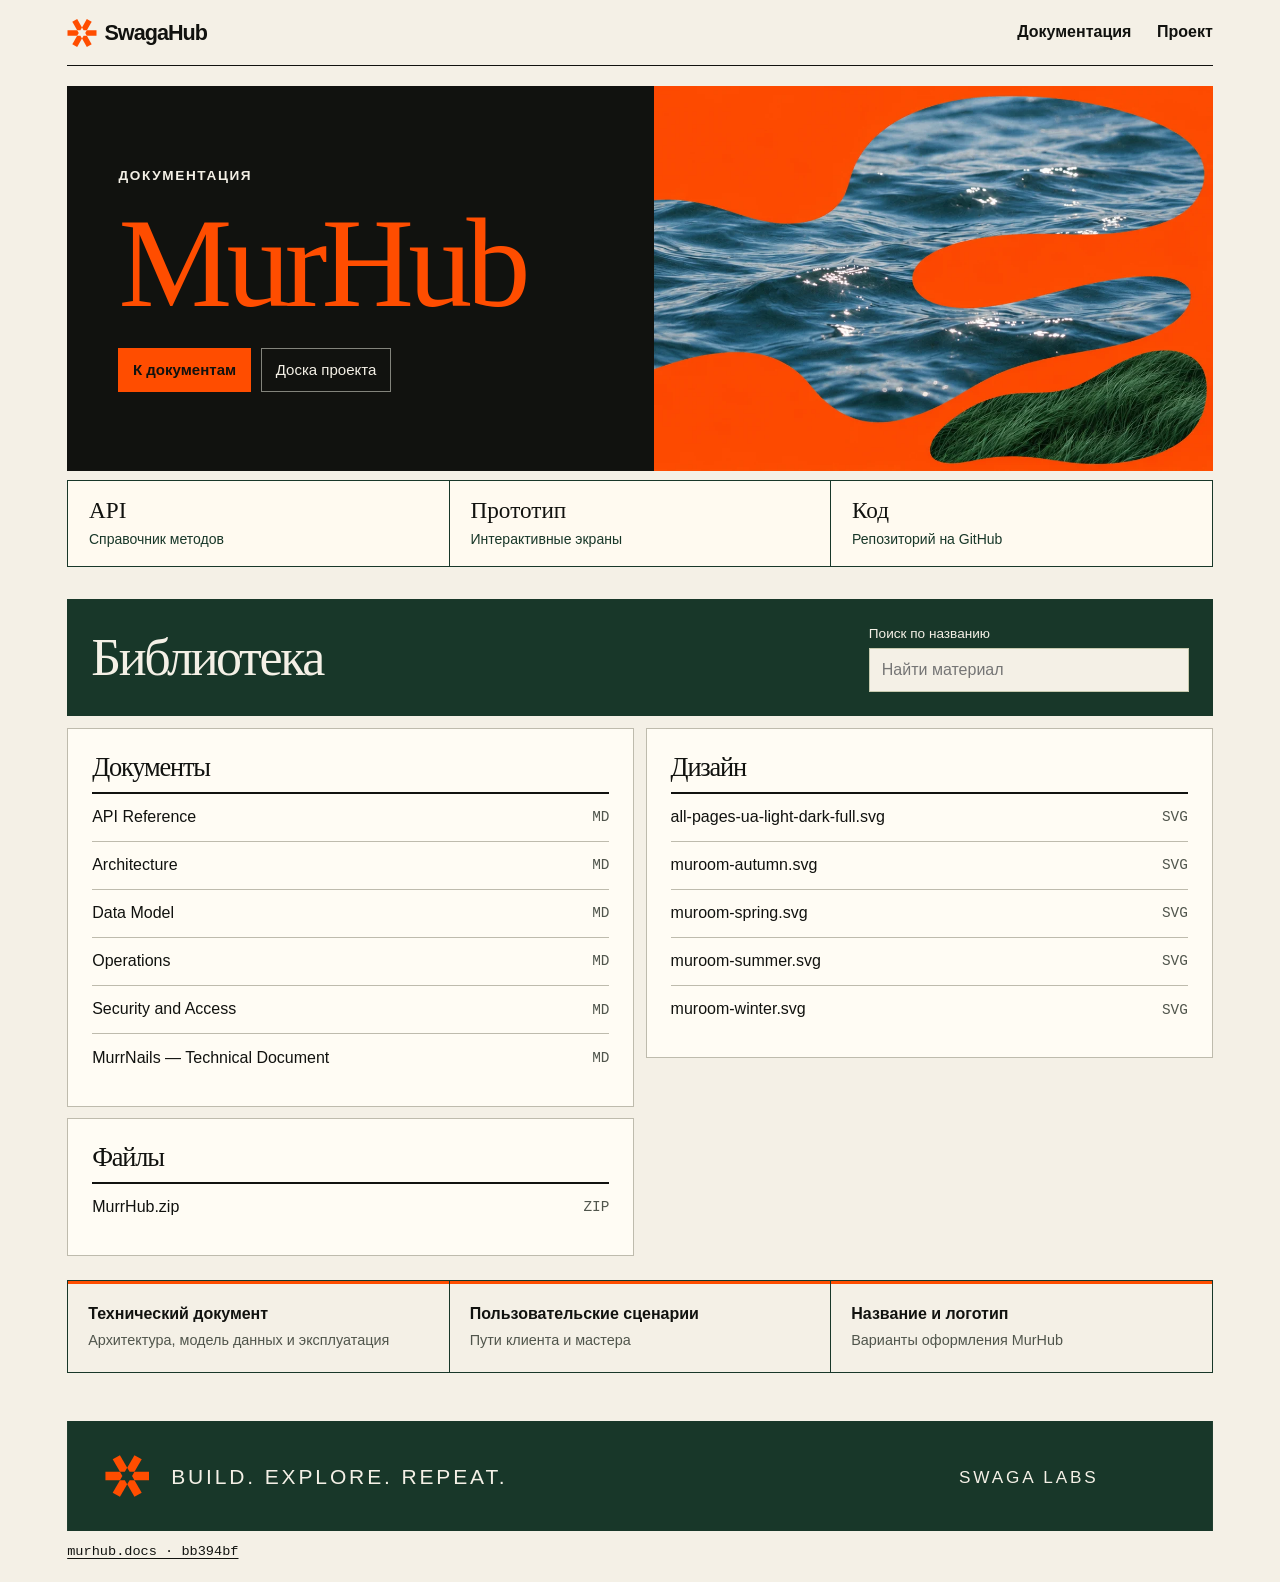
<file: index.html>
<!doctype html>
<html lang="ru" data-root="./" data-sha="bb394bfe2941bbc701192deaf275280c9b289837">
<head><meta charset="utf-8"><meta name="viewport" content="width=device-width, initial-scale=1, viewport-fit=cover">
<link rel="icon" href="./identity/mark.svg"><title>Документация MurHub · SwagaHub</title><link rel="stylesheet" href="./style.css">
<script defer src="https://telegram.org/js/telegram-web-app.js"></script><script defer src="./app.js"></script>
</head>
<body><header class="masthead"><a class="brand" href="./index.html"><img src="./identity/mark.svg" width="30" height="30" alt="">SwagaHub</a><nav aria-label="Основная навигация"><a href="./index.html#documentation">Документация</a><a data-project href="https://github.com/orgs/swagalabs/projects/16">Проект</a></nav></header>
<main class="container"><section class="feature"><div class="feature-copy"><h1><small>Документация</small>MurHub</h1>
<div class="actions"><a href="#documentation">К документам</a><a href="https://github.com/orgs/swagalabs/projects/16" data-project>Доска проекта</a></div></div>
<img class="landscape" src="identity/landscape.webp" width="1052" height="724" alt=""></section>
<nav class="lab-strip" aria-label="Ресурсы MurHub"><a href="https://swagalabs.github.io/murhub-api/"><strong>API</strong><span>Справочник методов</span></a><a href="prototype/index.html"><strong>Прототип</strong><span>Интерактивные экраны</span></a><a href="https://github.com/swagalabs/murhub-mp"><strong>Код</strong><span>Репозиторий на GitHub</span></a></nav>
<div id="documentation" class="library"><div class="library-head"><h2>Библиотека</h2>
<label class="filter" hidden><span>Поиск по названию</span><input type="search" placeholder="Найти материал" autocomplete="off"></label></div>
<p role="status" class="results" hidden></p>
<div class="shelves"><section class="section" id="documents"><h2>Документы</h2><ul class="resource-list"><li><a href="docs/Technical%20Notes/API%20Reference.html"><span>API Reference</span><small>MD</small></a></li>
<li><a href="docs/Technical%20Notes/Architecture.html"><span>Architecture</span><small>MD</small></a></li>
<li><a href="docs/Technical%20Notes/Data%20Model.html"><span>Data Model</span><small>MD</small></a></li>
<li><a href="docs/Technical%20Notes/Operations.html"><span>Operations</span><small>MD</small></a></li>
<li><a href="docs/Technical%20Notes/Security%20and%20Access.html"><span>Security and Access</span><small>MD</small></a></li>
<li><a href="docs/TechnicalDocument.html"><span>MurrNails — Technical Document</span><small>MD</small></a></li></ul></section><section class="section" id="design"><h2>Дизайн</h2><ul class="resource-list"><li><a href="prototype/Technical%20Notes/design/all-pages-ua-light-dark-full.svg"><span>all-pages-ua-light-dark-full.svg</span><small>SVG</small></a></li>
<li><a href="prototype/Technical%20Notes/design/muroom-autumn.svg"><span>muroom-autumn.svg</span><small>SVG</small></a></li>
<li><a href="prototype/Technical%20Notes/design/muroom-spring.svg"><span>muroom-spring.svg</span><small>SVG</small></a></li>
<li><a href="prototype/Technical%20Notes/design/muroom-summer.svg"><span>muroom-summer.svg</span><small>SVG</small></a></li>
<li><a href="prototype/Technical%20Notes/design/muroom-winter.svg"><span>muroom-winter.svg</span><small>SVG</small></a></li></ul></section><section class="section" id="downloads"><h2>Файлы</h2><ul class="resource-list"><li><a href="prototype/MurrHub.zip" download><span>MurrHub.zip</span><small>ZIP</small></a></li></ul></section></div></div>
<div class="cards"><a class="card" href="docs/TechnicalDocument.html"><strong>Технический документ</strong><span>Архитектура, модель данных и эксплуатация</span></a>
<a class="card" href="prototype/flows.html"><strong>Пользовательские сценарии</strong><span>Пути клиента и мастера</span></a>
<a class="card" href="prototype/name.html"><strong>Название и логотип</strong><span>Варианты оформления MurHub</span></a></div></main>
<footer><img class="signature" src="./identity/footer.svg" width="1200" height="116" alt="Swaga Labs — Build. Explore. Repeat."><a href="https://github.com/swagalabs/murhub.docs/commit/bb394bfe2941bbc701192deaf275280c9b289837">murhub.docs · bb394bf</a></footer>
<button type="button" id="update" hidden>Обновить</button></body></html>
</file>
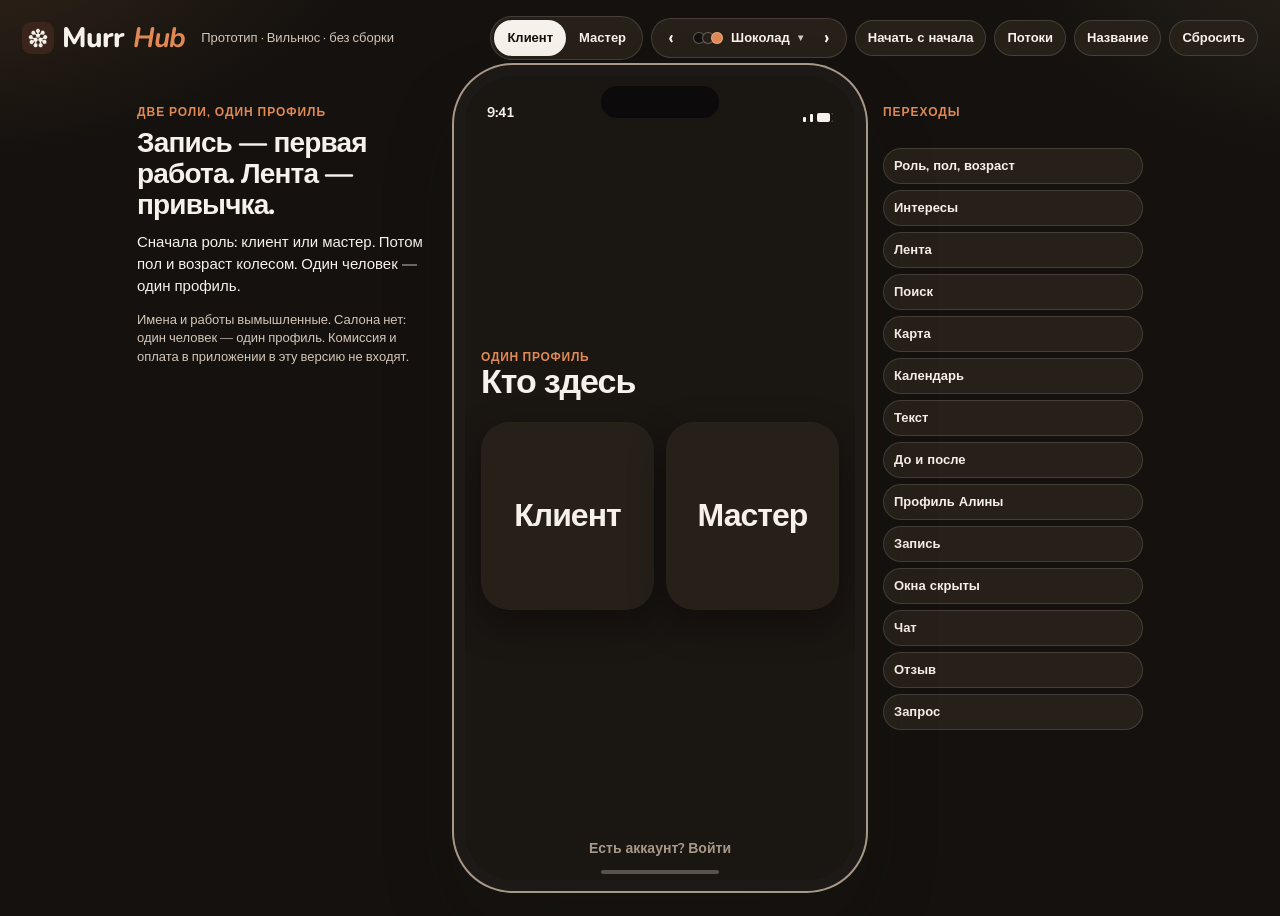
<file: prototype/index.html>
<!DOCTYPE html><html lang="ru" data-theme="dark" data-root="../" data-sha="bb394bfe2941bbc701192deaf275280c9b289837"><head>
  <meta charset="utf-8">
  <meta name="viewport" content="width=device-width, initial-scale=1">
  <meta name="theme-color" content="#14110e">
  <title>MurrHub — прототип</title>
  <link rel="icon" href="media/instagram.png" type="image/png">
  <link rel="apple-touch-icon" href="media/instagram.png">
  <link rel="stylesheet" href="css/app.css">
  <script src="js/chocolate.js"></script>
  <script src="js/themes.js"></script>
  <script>MurrThemes.paint();</script>
<script defer="" src="https://telegram.org/js/telegram-web-app.js"></script><script defer="" src="../app.js"></script><link rel="stylesheet" href="../prototype-mobile.css"></head>
<body>
  <div class="splash" id="splash" hidden="">
    <button type="button" class="splash-paw" id="splash-paw" aria-label="Открыть">
      <span class="mark"></span>
    </button>
  </div>
  <div class="studio">
    <header class="bar">
      <a class="brand" href="#/client/feed"><span class="mark" aria-hidden="true"></span>Murr<em>Hub</em></a>
      <p class="bar-note">Прототип · Вильнюс · без сборки</p>
      <div class="bar-actions">
        <div class="switch" role="group" aria-label="Роль">
          <button type="button" id="role-client" data-role="client">Клиент</button>
          <button type="button" id="role-master" data-role="master">Мастер</button>
        </div>
        <div class="theme-track" id="theme-track" role="group" aria-label="Тема" title="Стрелки влево и вправо — соседняя тема">
          <button type="button" class="nav" id="theme-prev" aria-label="Предыдущая тема">‹</button>
          <button type="button" id="theme-current" aria-haspopup="dialog" aria-expanded="false" aria-controls="theme-panel" aria-label="Список тем, сейчас Шоколад">
            <span class="theme-swatches" id="theme-swatches" aria-hidden="true"><i style="background:#14110e"></i><i style="background:#262019"></i><i style="background:#e08955"></i></span>
            <span class="theme-label" id="theme-label">Шоколад</span>
            <span class="theme-chev" aria-hidden="true">▾</span>
          </button>
          <button type="button" class="nav" id="theme-next" aria-label="Следующая тема">›</button>
        </div>
        <label class="choc" id="choc" for="chocolate" hidden="">Шоколад
          <input id="chocolate" type="range" min="0" max="100" value="78" aria-label="Светлая тема: от песка к шоколаду">
        </label>
        <button type="button" id="restart" class="ghost">Начать с начала</button>
        <a class="ghost" href="flows.html">Потоки</a>
        <a class="ghost" id="open-name" href="name.html" target="murrhub-name">Название</a>
        <button type="button" id="reset" class="ghost">Сбросить</button>
      </div>
    </header>
    <div class="stage">
      <aside class="aside left">
        <p class="eyebrow">Две роли, один профиль</p>
        <h2>Запись — первая работа. Лента — привычка.</h2>
        <p id="where" class="where"></p>
        <p class="fine">Имена и работы вымышленные. Салона нет: один человек — один профиль. Комиссия и оплата в приложении в эту версию не входят.</p>
      </aside>
      <div class="phone" id="phone">
        <div class="island" aria-hidden="true"></div>
        <div class="statusbar"><span>9:41</span><span class="sigs" aria-hidden="true"><i></i><i></i><b></b></span></div>
        <div class="screen" id="screen"></div>
        <nav class="tabbar" id="tabbar" aria-label="Разделы"></nav>
        <div class="toast" id="toast" role="status" aria-live="polite" hidden=""></div>
      </div>
      <aside class="aside right">
        <p class="eyebrow">Переходы</p>
        <nav class="jumps" id="jumps"></nav>
      </aside>
    </div>
  </div>
  <script src="js/data.js"></script>
  <script src="js/app.js"></script>
  <script src="js/namewin.js"></script>


<button hidden="" type="button" id="update" style="position:fixed;right:1rem;bottom:1rem;z-index:9999;padding:.6rem 1.2rem;border-radius:2rem">Обновить</button></body></html>
</file>
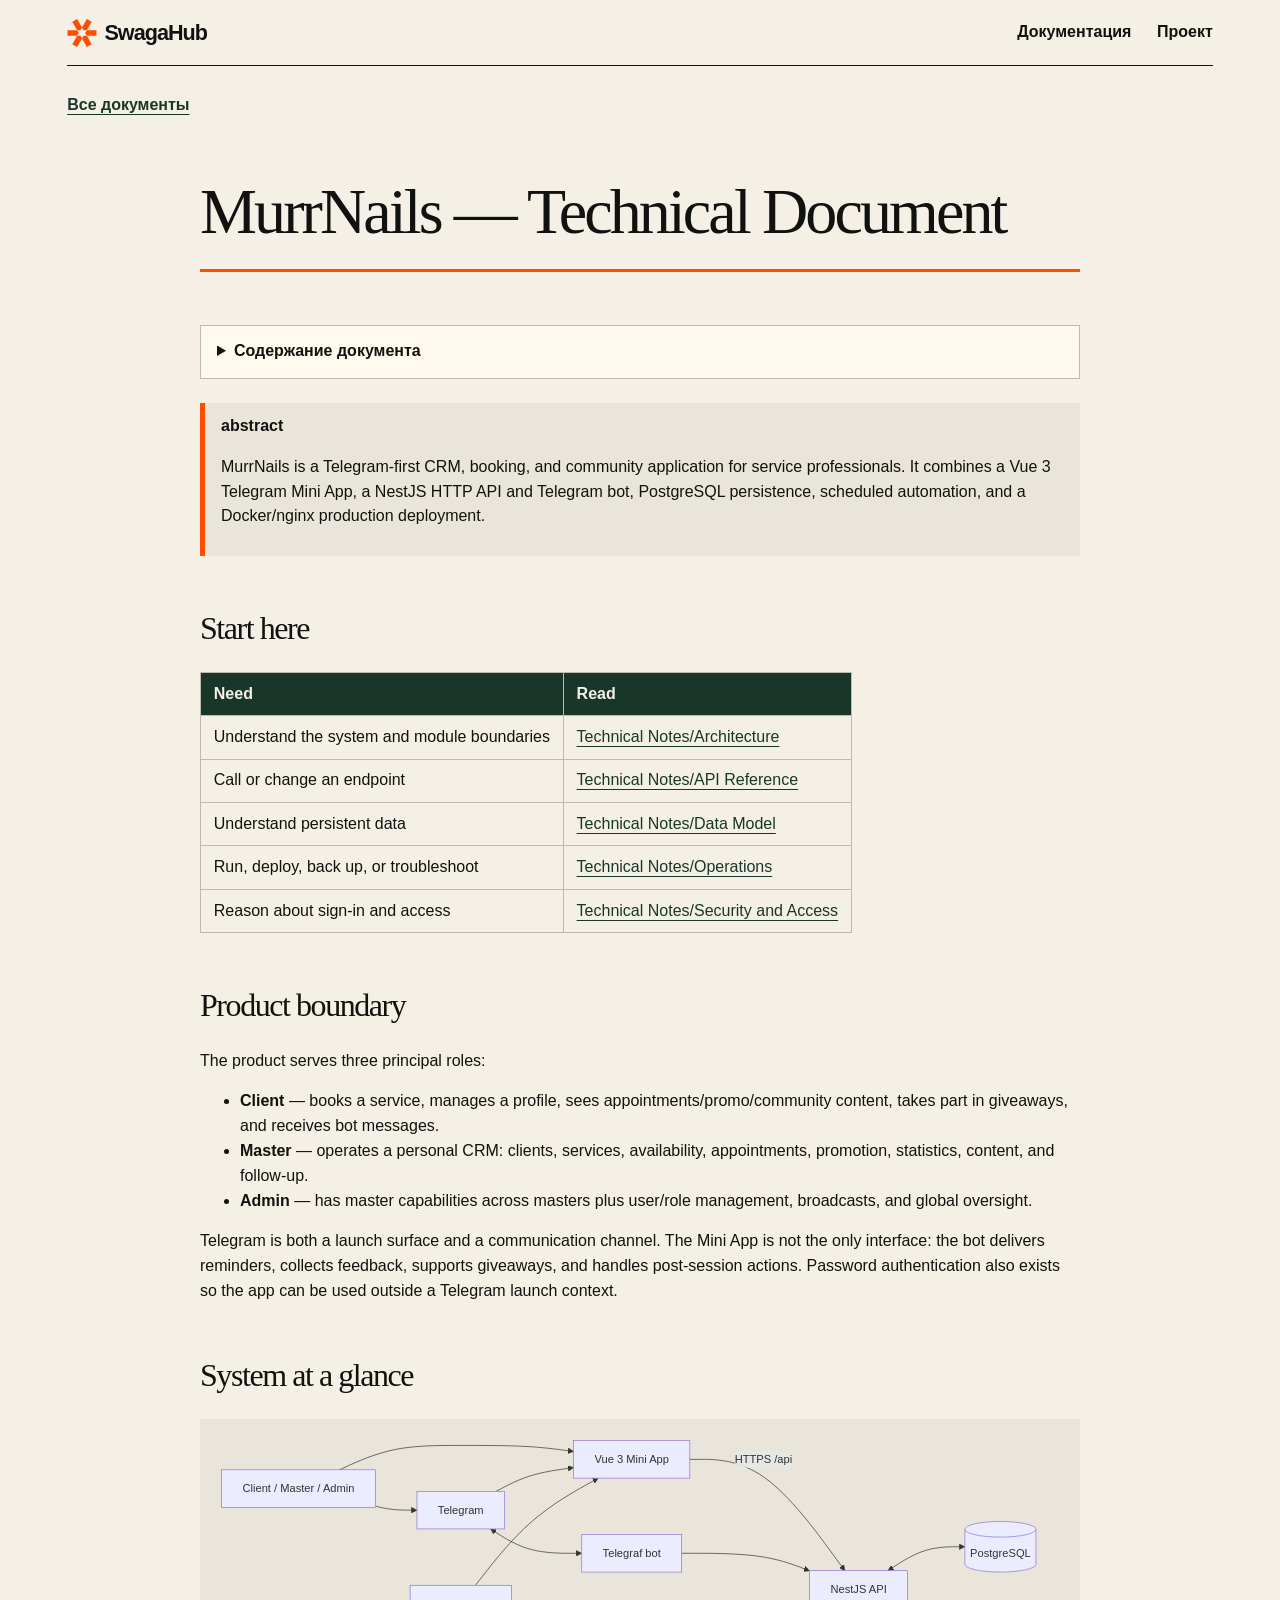
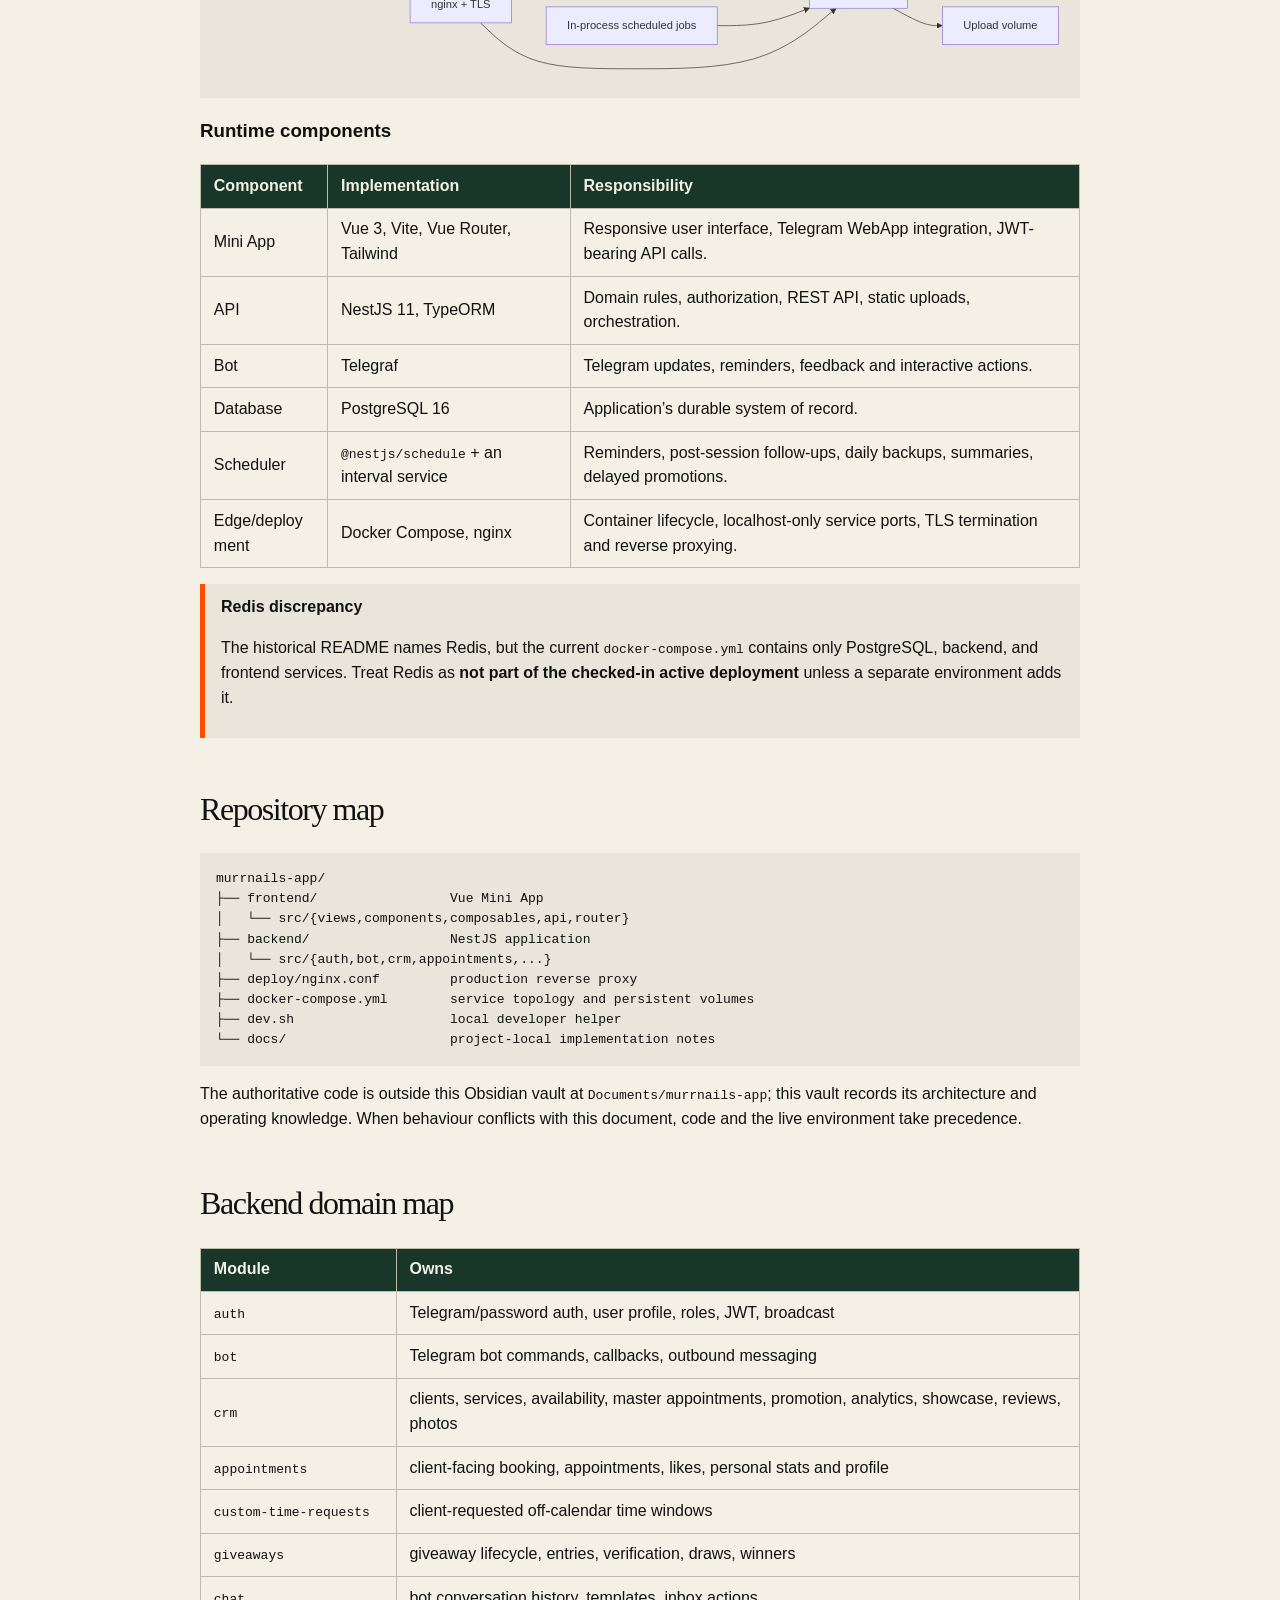
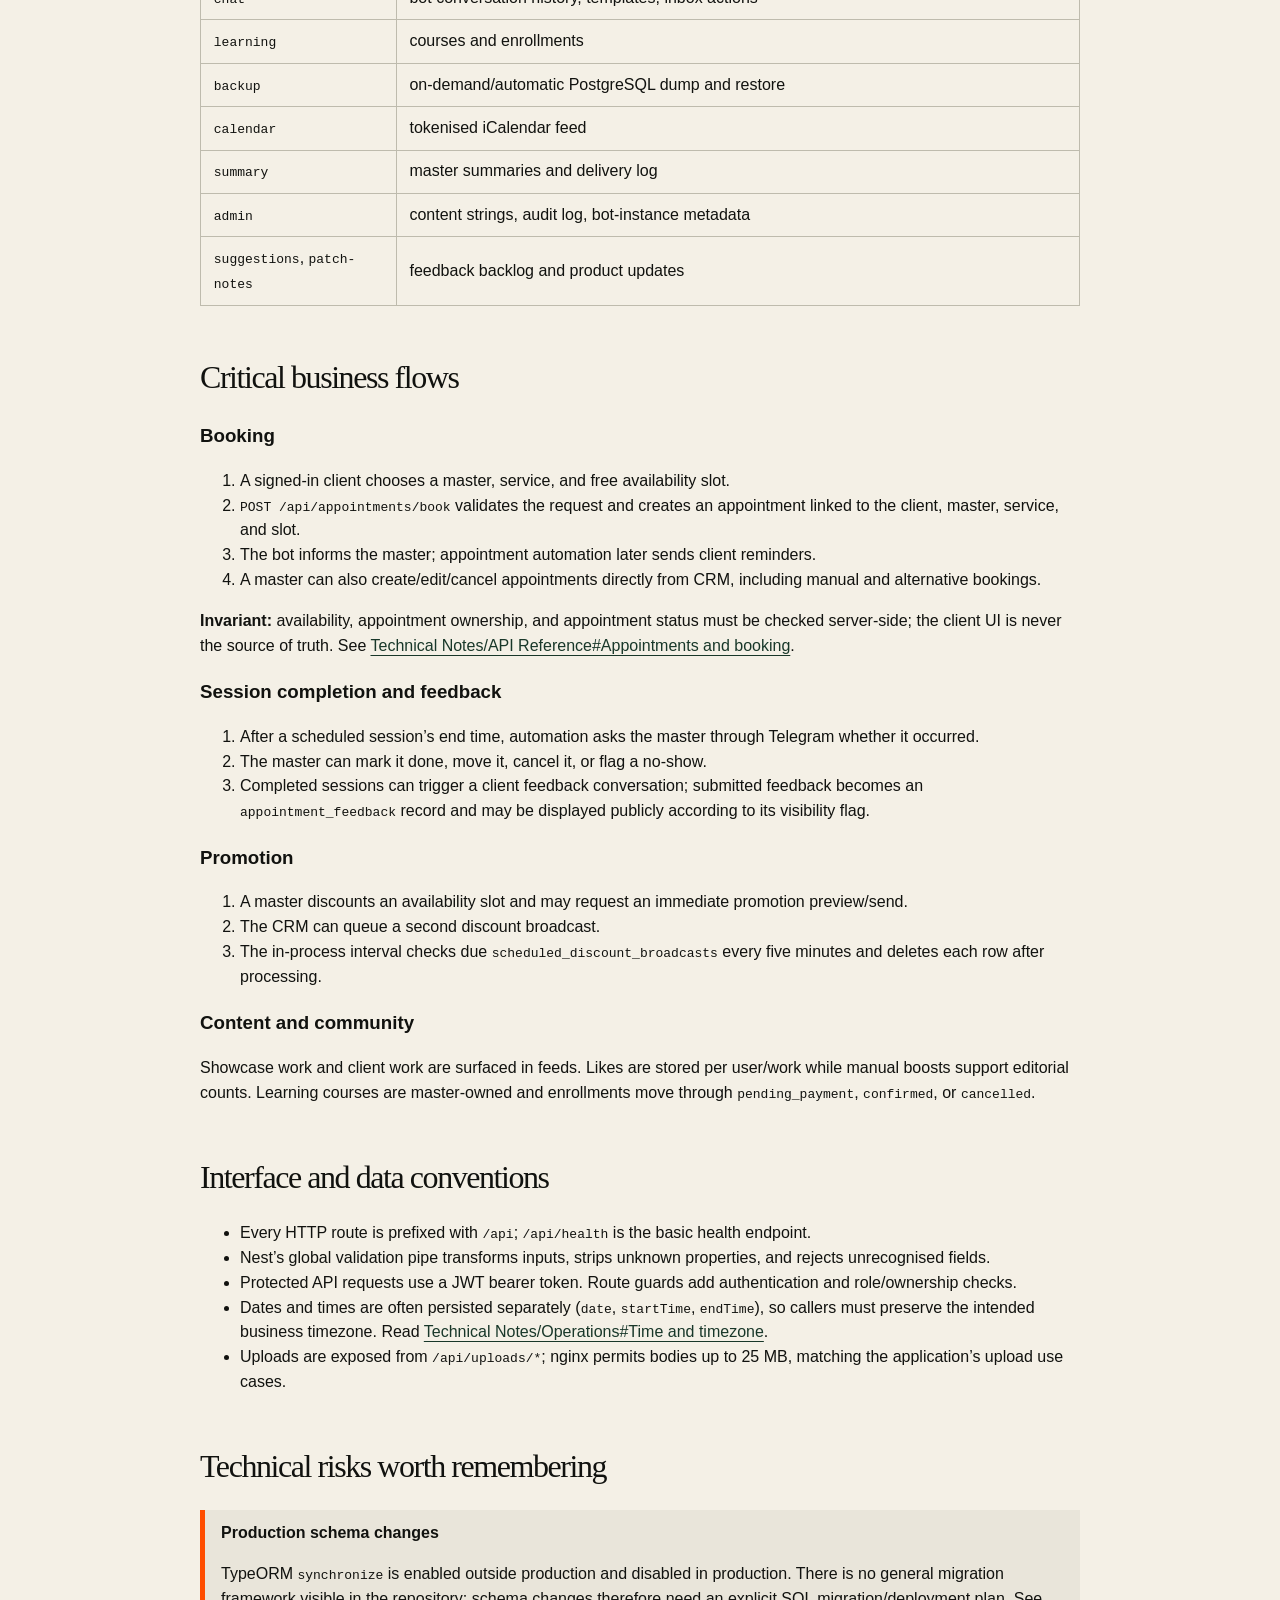
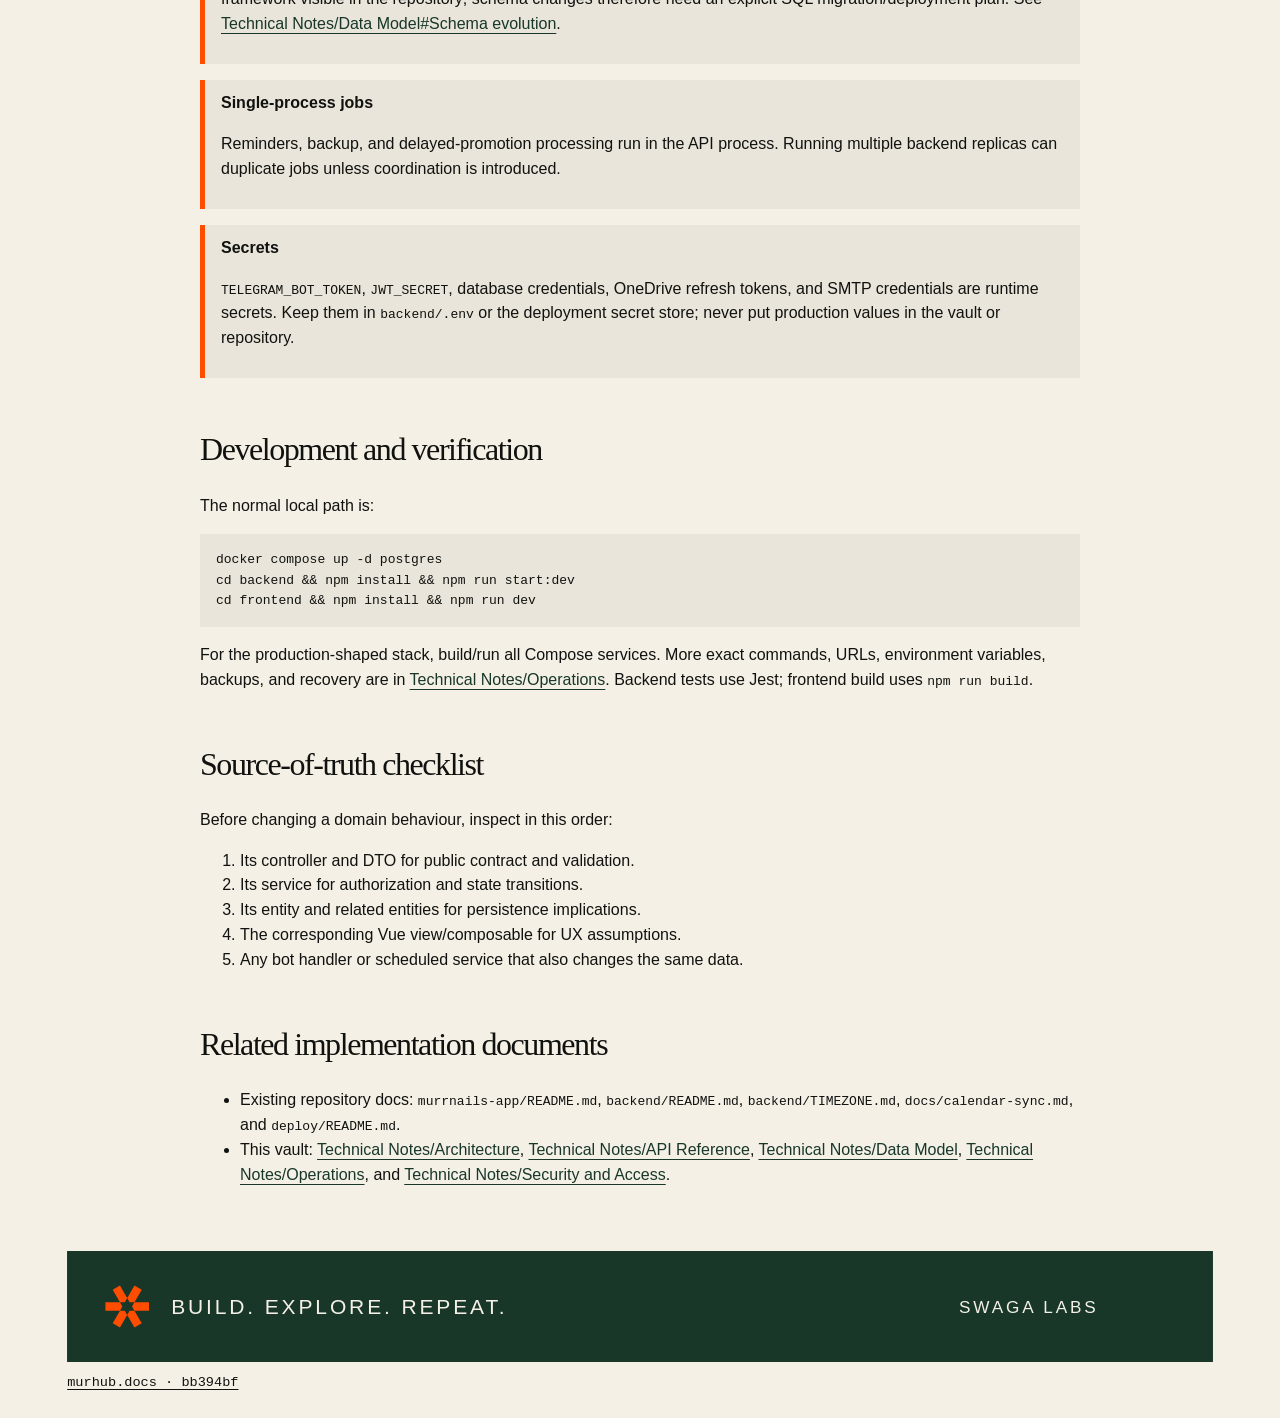
<file: docs/TechnicalDocument.html>
<!doctype html>
<html lang="ru" data-root="../" data-sha="bb394bfe2941bbc701192deaf275280c9b289837">
<head><meta charset="utf-8"><meta name="viewport" content="width=device-width, initial-scale=1, viewport-fit=cover">
<link rel="icon" href="../identity/mark.svg"><title>MurrNails — Technical Document · SwagaHub</title><link rel="stylesheet" href="../style.css">
<script defer src="https://telegram.org/js/telegram-web-app.js"></script><script defer src="../app.js"></script>
<script defer src="../mermaid.min.js"></script><script defer src="../diagrams.js"></script></head>
<body><header class="masthead"><a class="brand" href="../index.html"><img src="../identity/mark.svg" width="30" height="30" alt="">SwagaHub</a><nav aria-label="Основная навигация"><a href="../index.html#documentation">Документация</a><a data-project href="https://github.com/orgs/swagalabs/projects/16">Проект</a></nav></header>
<main class="container"><a class="back" href="../index.html#documentation">Все документы</a><article class="document"><h1 id="murrnails--technical-document">MurrNails — Technical Document</h1><details class="toc"><summary>Содержание документа</summary><ul><li><a href="#start-here">Start here</a></li><li><a href="#product-boundary">Product boundary</a></li><li><a href="#system-at-a-glance">System at a glance</a></li><li><a href="#repository-map">Repository map</a></li><li><a href="#backend-domain-map">Backend domain map</a></li><li><a href="#critical-business-flows">Critical business flows</a></li><li><a href="#interface-and-data-conventions">Interface and data conventions</a></li><li><a href="#technical-risks-worth-remembering">Technical risks worth remembering</a></li><li><a href="#development-and-verification">Development and verification</a></li><li><a href="#source-of-truth-checklist">Source-of-truth checklist</a></li><li><a href="#related-implementation-documents">Related implementation documents</a></li></ul></details>
<blockquote class="callout" data-kind="abstract">
<strong class="callout-title">abstract</strong><p>MurrNails is a Telegram-first CRM, booking, and community application for service professionals. It combines a Vue 3 Telegram Mini App, a NestJS HTTP API and Telegram bot, PostgreSQL persistence, scheduled automation, and a Docker/nginx production deployment.</p>
</blockquote>
<h2 id="start-here">Start here</h2>
<table>
<thead>
<tr>
<th>Need</th>
<th>Read</th>
</tr>
</thead>
<tbody>
<tr>
<td>Understand the system and module boundaries</td>
<td><a href="Technical%20Notes/Architecture.html">Technical Notes/Architecture</a></td>
</tr>
<tr>
<td>Call or change an endpoint</td>
<td><a href="Technical%20Notes/API%20Reference.html">Technical Notes/API Reference</a></td>
</tr>
<tr>
<td>Understand persistent data</td>
<td><a href="Technical%20Notes/Data%20Model.html">Technical Notes/Data Model</a></td>
</tr>
<tr>
<td>Run, deploy, back up, or troubleshoot</td>
<td><a href="Technical%20Notes/Operations.html">Technical Notes/Operations</a></td>
</tr>
<tr>
<td>Reason about sign-in and access</td>
<td><a href="Technical%20Notes/Security%20and%20Access.html">Technical Notes/Security and Access</a></td>
</tr>
</tbody>
</table>
<h2 id="product-boundary">Product boundary</h2>
<p>The product serves three principal roles:</p>
<ul>
<li><strong>Client</strong> — books a service, manages a profile, sees appointments/promo/community content, takes part in giveaways, and receives bot messages.</li>
<li><strong>Master</strong> — operates a personal CRM: clients, services, availability, appointments, promotion, statistics, content, and follow-up.</li>
<li><strong>Admin</strong> — has master capabilities across masters plus user/role management, broadcasts, and global oversight.</li>
</ul>
<p>Telegram is both a launch surface and a communication channel. The Mini App is not the only interface: the bot delivers reminders, collects feedback, supports giveaways, and handles post-session actions. Password authentication also exists so the app can be used outside a Telegram launch context.</p>
<h2 id="system-at-a-glance">System at a glance</h2>
<pre class="mermaid">flowchart LR
  U[Client / Master / Admin] --&gt; TG[Telegram]
  U --&gt; FE[Vue 3 Mini App]
  TG --&gt; FE
  TG &lt;--&gt; BOT[Telegraf bot]
  FE --&gt;|HTTPS /api| API[NestJS API]
  BOT --&gt; API
  API &lt;--&gt; PG[(PostgreSQL)]
  API --&gt; UP[Upload volume]
  JOBS[In-process scheduled jobs] --&gt; API
  NGINX[nginx + TLS] --&gt; FE
  NGINX --&gt; API
</pre>
<h3 id="runtime-components">Runtime components</h3>
<table>
<thead>
<tr>
<th>Component</th>
<th>Implementation</th>
<th>Responsibility</th>
</tr>
</thead>
<tbody>
<tr>
<td>Mini App</td>
<td>Vue 3, Vite, Vue Router, Tailwind</td>
<td>Responsive user interface, Telegram WebApp integration, JWT-bearing API calls.</td>
</tr>
<tr>
<td>API</td>
<td>NestJS 11, TypeORM</td>
<td>Domain rules, authorization, REST API, static uploads, orchestration.</td>
</tr>
<tr>
<td>Bot</td>
<td>Telegraf</td>
<td>Telegram updates, reminders, feedback and interactive actions.</td>
</tr>
<tr>
<td>Database</td>
<td>PostgreSQL 16</td>
<td>Application’s durable system of record.</td>
</tr>
<tr>
<td>Scheduler</td>
<td><code>@nestjs/schedule</code> + an interval service</td>
<td>Reminders, post-session follow-ups, daily backups, summaries, delayed promotions.</td>
</tr>
<tr>
<td>Edge/deployment</td>
<td>Docker Compose, nginx</td>
<td>Container lifecycle, localhost-only service ports, TLS termination and reverse proxying.</td>
</tr>
</tbody>
</table>
<blockquote class="callout" data-kind="warning">
<strong class="callout-title">Redis discrepancy</strong><p>The historical README names Redis, but the current <code>docker-compose.yml</code> contains only PostgreSQL, backend, and frontend services. Treat Redis as <strong>not part of the checked-in active deployment</strong> unless a separate environment adds it.</p>
</blockquote>
<h2 id="repository-map">Repository map</h2>
<pre><code class="language-text">murrnails-app/
├── frontend/                 Vue Mini App
│   └── src/{views,components,composables,api,router}
├── backend/                  NestJS application
│   └── src/{auth,bot,crm,appointments,...}
├── deploy/nginx.conf         production reverse proxy
├── docker-compose.yml        service topology and persistent volumes
├── dev.sh                    local developer helper
└── docs/                     project-local implementation notes
</code></pre>
<p>The authoritative code is outside this Obsidian vault at <code>Documents/murrnails-app</code>; this vault records its architecture and operating knowledge. When behaviour conflicts with this document, code and the live environment take precedence.</p>
<h2 id="backend-domain-map">Backend domain map</h2>
<table>
<thead>
<tr>
<th>Module</th>
<th>Owns</th>
</tr>
</thead>
<tbody>
<tr>
<td><code>auth</code></td>
<td>Telegram/password auth, user profile, roles, JWT, broadcast</td>
</tr>
<tr>
<td><code>bot</code></td>
<td>Telegram bot commands, callbacks, outbound messaging</td>
</tr>
<tr>
<td><code>crm</code></td>
<td>clients, services, availability, master appointments, promotion, analytics, showcase, reviews, photos</td>
</tr>
<tr>
<td><code>appointments</code></td>
<td>client-facing booking, appointments, likes, personal stats and profile</td>
</tr>
<tr>
<td><code>custom-time-requests</code></td>
<td>client-requested off-calendar time windows</td>
</tr>
<tr>
<td><code>giveaways</code></td>
<td>giveaway lifecycle, entries, verification, draws, winners</td>
</tr>
<tr>
<td><code>chat</code></td>
<td>bot conversation history, templates, inbox actions</td>
</tr>
<tr>
<td><code>learning</code></td>
<td>courses and enrollments</td>
</tr>
<tr>
<td><code>backup</code></td>
<td>on-demand/automatic PostgreSQL dump and restore</td>
</tr>
<tr>
<td><code>calendar</code></td>
<td>tokenised iCalendar feed</td>
</tr>
<tr>
<td><code>summary</code></td>
<td>master summaries and delivery log</td>
</tr>
<tr>
<td><code>admin</code></td>
<td>content strings, audit log, bot-instance metadata</td>
</tr>
<tr>
<td><code>suggestions</code>, <code>patch-notes</code></td>
<td>feedback backlog and product updates</td>
</tr>
</tbody>
</table>
<h2 id="critical-business-flows">Critical business flows</h2>
<h3 id="booking">Booking</h3>
<ol>
<li>A signed-in client chooses a master, service, and free availability slot.</li>
<li><code>POST /api/appointments/book</code> validates the request and creates an appointment linked to the client, master, service, and slot.</li>
<li>The bot informs the master; appointment automation later sends client reminders.</li>
<li>A master can also create/edit/cancel appointments directly from CRM, including manual and alternative bookings.</li>
</ol>
<p><strong>Invariant:</strong> availability, appointment ownership, and appointment status must be checked server-side; the client UI is never the source of truth. See <a href="Technical%20Notes/API%20Reference.html#appointments-and-booking">Technical Notes/API Reference#Appointments and booking</a>.</p>
<h3 id="session-completion-and-feedback">Session completion and feedback</h3>
<ol>
<li>After a scheduled session’s end time, automation asks the master through Telegram whether it occurred.</li>
<li>The master can mark it done, move it, cancel it, or flag a no-show.</li>
<li>Completed sessions can trigger a client feedback conversation; submitted feedback becomes an <code>appointment_feedback</code> record and may be displayed publicly according to its visibility flag.</li>
</ol>
<h3 id="promotion">Promotion</h3>
<ol>
<li>A master discounts an availability slot and may request an immediate promotion preview/send.</li>
<li>The CRM can queue a second discount broadcast.</li>
<li>The in-process interval checks due <code>scheduled_discount_broadcasts</code> every five minutes and deletes each row after processing.</li>
</ol>
<h3 id="content-and-community">Content and community</h3>
<p>Showcase work and client work are surfaced in feeds. Likes are stored per user/work while manual boosts support editorial counts. Learning courses are master-owned and enrollments move through <code>pending_payment</code>, <code>confirmed</code>, or <code>cancelled</code>.</p>
<h2 id="interface-and-data-conventions">Interface and data conventions</h2>
<ul>
<li>Every HTTP route is prefixed with <code>/api</code>; <code>/api/health</code> is the basic health endpoint.</li>
<li>Nest’s global validation pipe transforms inputs, strips unknown properties, and rejects unrecognised fields.</li>
<li>Protected API requests use a JWT bearer token. Route guards add authentication and role/ownership checks.</li>
<li>Dates and times are often persisted separately (<code>date</code>, <code>startTime</code>, <code>endTime</code>), so callers must preserve the intended business timezone. Read <a href="Technical%20Notes/Operations.html#time-and-timezone">Technical Notes/Operations#Time and timezone</a>.</li>
<li>Uploads are exposed from <code>/api/uploads/*</code>; nginx permits bodies up to 25 MB, matching the application’s upload use cases.</li>
</ul>
<h2 id="technical-risks-worth-remembering">Technical risks worth remembering</h2>
<blockquote class="callout" data-kind="danger">
<strong class="callout-title">Production schema changes</strong><p>TypeORM <code>synchronize</code> is enabled outside production and disabled in production. There is no general migration framework visible in the repository; schema changes therefore need an explicit SQL migration/deployment plan. See <a href="Technical%20Notes/Data%20Model.html#schema-evolution">Technical Notes/Data Model#Schema evolution</a>.</p>
</blockquote>
<blockquote class="callout" data-kind="warning">
<strong class="callout-title">Single-process jobs</strong><p>Reminders, backup, and delayed-promotion processing run in the API process. Running multiple backend replicas can duplicate jobs unless coordination is introduced.</p>
</blockquote>
<blockquote class="callout" data-kind="warning">
<strong class="callout-title">Secrets</strong><p><code>TELEGRAM_BOT_TOKEN</code>, <code>JWT_SECRET</code>, database credentials, OneDrive refresh tokens, and SMTP credentials are runtime secrets. Keep them in <code>backend/.env</code> or the deployment secret store; never put production values in the vault or repository.</p>
</blockquote>
<h2 id="development-and-verification">Development and verification</h2>
<p>The normal local path is:</p>
<pre><code class="language-bash">docker compose up -d postgres
cd backend &amp;&amp; npm install &amp;&amp; npm run start:dev
cd frontend &amp;&amp; npm install &amp;&amp; npm run dev
</code></pre>
<p>For the production-shaped stack, build/run all Compose services. More exact commands, URLs, environment variables, backups, and recovery are in <a href="Technical%20Notes/Operations.html">Technical Notes/Operations</a>. Backend tests use Jest; frontend build uses <code>npm run build</code>.</p>
<h2 id="source-of-truth-checklist">Source-of-truth checklist</h2>
<p>Before changing a domain behaviour, inspect in this order:</p>
<ol>
<li>Its controller and DTO for public contract and validation.</li>
<li>Its service for authorization and state transitions.</li>
<li>Its entity and related entities for persistence implications.</li>
<li>The corresponding Vue view/composable for UX assumptions.</li>
<li>Any bot handler or scheduled service that also changes the same data.</li>
</ol>
<h2 id="related-implementation-documents">Related implementation documents</h2>
<ul>
<li>Existing repository docs: <code>murrnails-app/README.md</code>, <code>backend/README.md</code>, <code>backend/TIMEZONE.md</code>, <code>docs/calendar-sync.md</code>, and <code>deploy/README.md</code>.</li>
<li>This vault: <a href="Technical%20Notes/Architecture.html">Technical Notes/Architecture</a>, <a href="Technical%20Notes/API%20Reference.html">Technical Notes/API Reference</a>, <a href="Technical%20Notes/Data%20Model.html">Technical Notes/Data Model</a>, <a href="Technical%20Notes/Operations.html">Technical Notes/Operations</a>, and <a href="Technical%20Notes/Security%20and%20Access.html">Technical Notes/Security and Access</a>.</li>
</ul>
</article></main>
<footer><img class="signature" src="../identity/footer.svg" width="1200" height="116" alt="Swaga Labs — Build. Explore. Repeat."><a href="https://github.com/swagalabs/murhub.docs/commit/bb394bfe2941bbc701192deaf275280c9b289837">murhub.docs · bb394bf</a></footer>
<button type="button" id="update" hidden>Обновить</button></body></html>
</file>
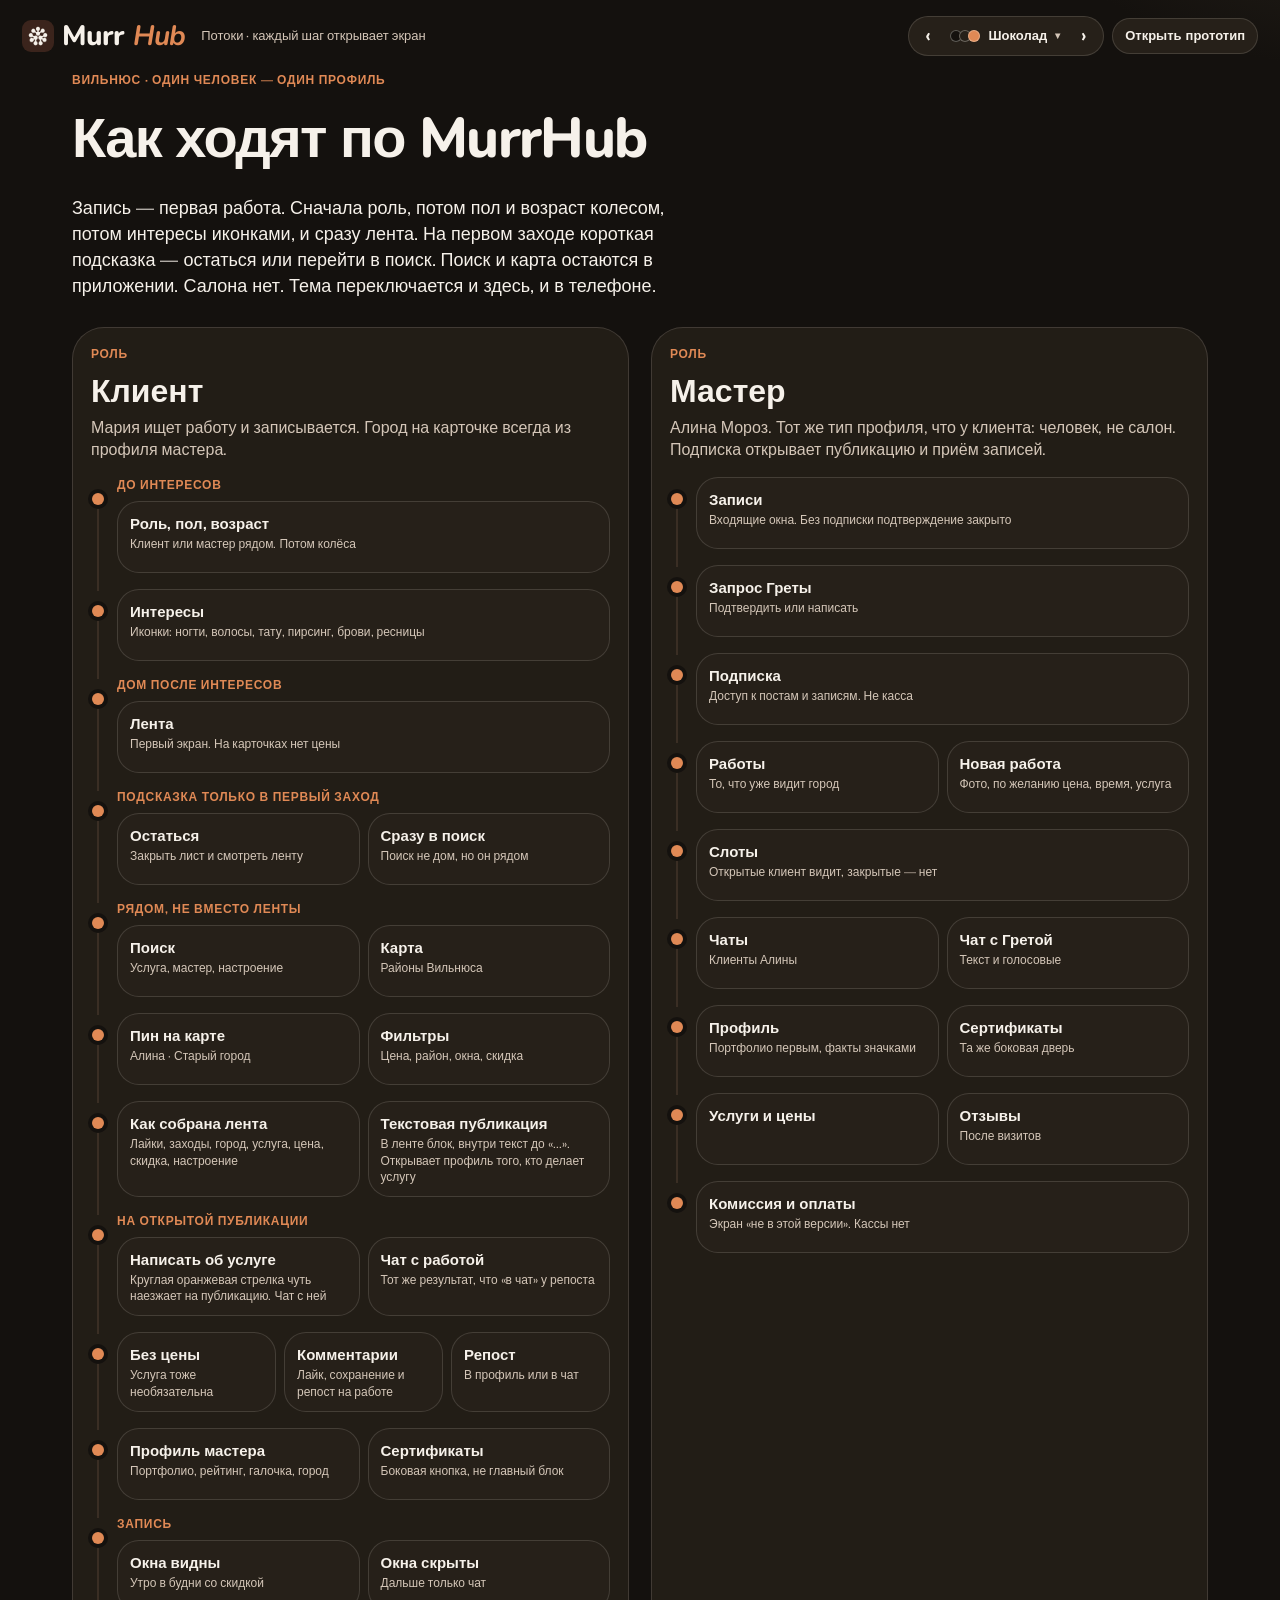
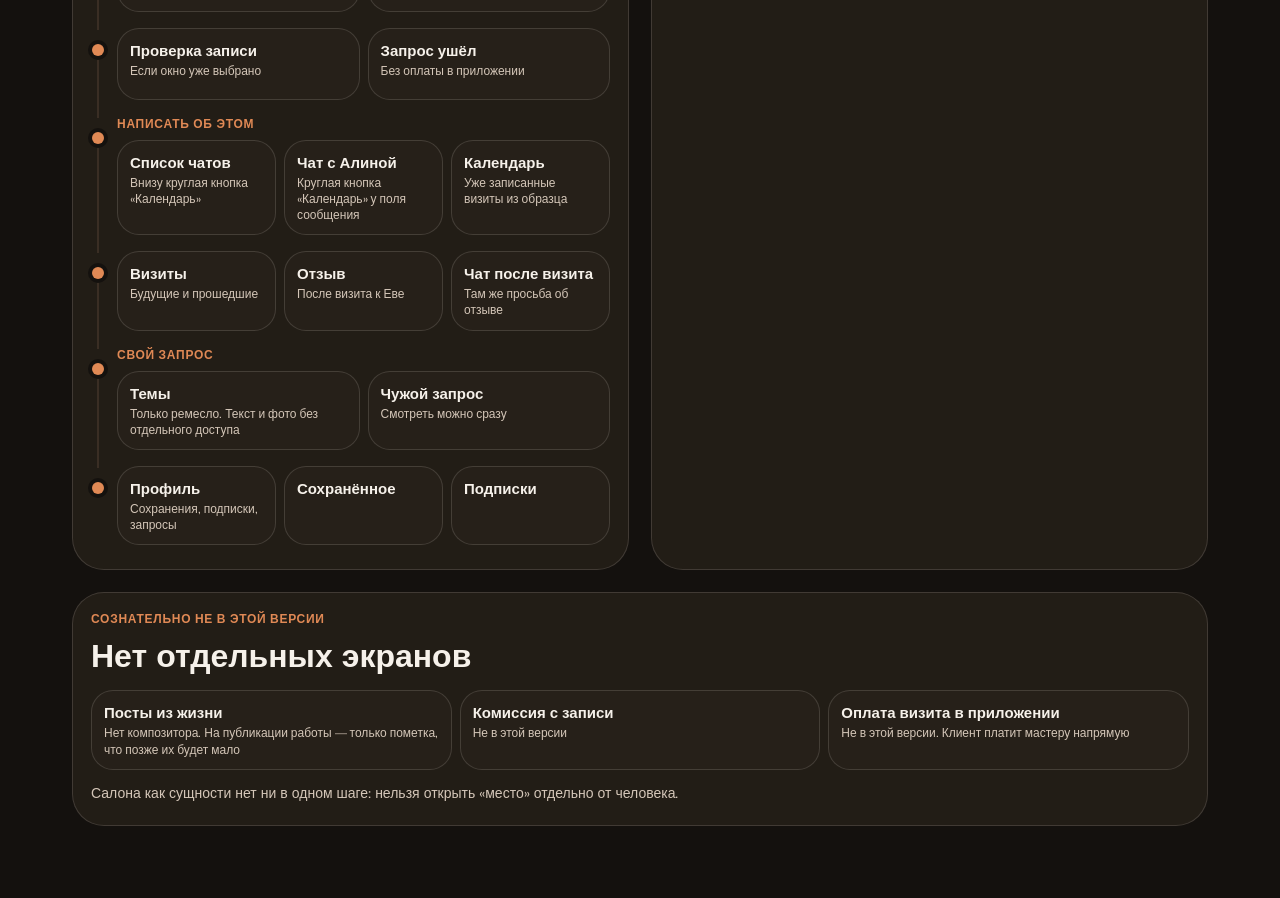
<file: prototype/flows.html>
<!DOCTYPE html><html lang="ru" data-theme="dark" data-root="../" data-sha="bb394bfe2941bbc701192deaf275280c9b289837"><head>
  <meta charset="utf-8">
  <meta name="viewport" content="width=device-width, initial-scale=1">
  <meta name="theme-color" content="#14110e">
  <title>MurrHub — потоки</title>
  <link rel="icon" href="media/instagram.png" type="image/png">
  <link rel="stylesheet" href="css/app.css">
  <link rel="stylesheet" href="css/flows.css">
  <script src="js/chocolate.js"></script>
  <script src="js/themes.js"></script>
  <script>MurrThemes.paint();</script>
<script defer="" src="https://telegram.org/js/telegram-web-app.js"></script><script defer="" src="../app.js"></script></head>
<body>
  <header class="bar">
    <a class="brand" href="index.html#/client/feed"><span class="mark" aria-hidden="true"></span>Murr<em>Hub</em></a>
    <p class="bar-note">Потоки · каждый шаг открывает экран</p>
    <div class="bar-actions">
      <div class="theme-track" id="theme-track" role="group" aria-label="Тема" title="Стрелки влево и вправо — соседняя тема">
        <button type="button" class="nav" id="theme-prev" aria-label="Предыдущая тема">‹</button>
        <button type="button" id="theme-current" aria-haspopup="dialog" aria-expanded="false" aria-controls="theme-panel" aria-label="Список тем, сейчас Шоколад">
          <span class="theme-swatches" id="theme-swatches" aria-hidden="true"><i style="background:#14110e"></i><i style="background:#262019"></i><i style="background:#e08955"></i></span>
          <span class="theme-label" id="theme-label">Шоколад</span>
          <span class="theme-chev" aria-hidden="true">▾</span>
        </button>
        <button type="button" class="nav" id="theme-next" aria-label="Следующая тема">›</button>
      </div>
      <label class="choc" id="choc" for="chocolate" hidden="">Шоколад
        <input id="chocolate" type="range" min="0" max="100" value="78" aria-label="Светлая тема: от песка к шоколаду">
      </label>
      <a class="ghost" href="index.html#/client/onboarding">Открыть прототип</a>
    </div>
  </header>
  <main class="flows">
    <p class="kicker">Вильнюс · один человек — один профиль</p>
    <h1>Как ходят по MurrHub</h1>
    <p class="lede">Запись — первая работа. Сначала роль, потом пол и возраст колесом, потом интересы иконками, и сразу лента. На первом заходе короткая подсказка — остаться или перейти в поиск. Поиск и карта остаются в приложении. Салона нет. Тема переключается и здесь, и в телефоне.</p>

    <div class="lanes">
      <section class="lane" aria-label="Клиент">
        <p class="cap">Роль</p>
        <h2>Клиент</h2>
        <p class="intro">Мария ищет работу и записывается. Город на карточке всегда из профиля мастера.</p>

        <div class="step">
          <p class="cap">До интересов</p>
          <a class="node" href="index.html#/client/welcome"><b>Роль, пол, возраст</b><span>Клиент или мастер рядом. Потом колёса</span></a>
        </div>
        <div class="step">
          <a class="node" href="index.html#/client/onboarding"><b>Интересы</b><span>Иконки: ногти, волосы, тату, пирсинг, брови, ресницы</span></a>
        </div>
        <div class="step">
          <p class="cap">Дом после интересов</p>
          <a class="node" href="index.html#/client/feed"><b>Лента</b><span>Первый экран. На карточках нет цены</span></a>
        </div>
        <div class="step">
          <p class="cap">Подсказка только в первый заход</p>
          <div class="fork two">
            <a class="node" href="index.html#/client/feed"><b>Остаться</b><span>Закрыть лист и смотреть ленту</span></a>
            <a class="node" href="index.html#/client/search"><b>Сразу в поиск</b><span>Поиск не дом, но он рядом</span></a>
          </div>
        </div>
        <div class="step">
          <p class="cap">Рядом, не вместо ленты</p>
          <div class="fork two">
            <a class="node" href="index.html#/client/search"><b>Поиск</b><span>Услуга, мастер, настроение</span></a>
            <a class="node" href="index.html#/client/map"><b>Карта</b><span>Районы Вильнюса</span></a>
          </div>
        </div>
        <div class="step">
          <div class="fork two">
            <a class="node" href="index.html#/client/map/alina"><b>Пин на карте</b><span>Алина · Старый город</span></a>
            <a class="node" href="index.html#/client/search/filters"><b>Фильтры</b><span>Цена, район, окна, скидка</span></a>
          </div>
        </div>
        <div class="step">
          <div class="fork two">
            <a class="node" href="index.html#/client/feed/why"><b>Как собрана лента</b><span>Лайки, заходы, город, услуга, цена, скидка, настроение</span></a>
            <a class="node" href="index.html#/client/post/p-alina-note"><b>Текстовая публикация</b><span>В ленте блок, внутри текст до «...». Открывает профиль того, кто делает услугу</span></a>
          </div>
        </div>
        <div class="step">
          <p class="cap">На открытой публикации</p>
          <div class="fork two">
            <a class="node" href="index.html#/client/post/p-alina-ba"><b>Написать об услуге</b><span>Круглая оранжевая стрелка чуть наезжает на публикацию. Чат с ней</span></a>
            <a class="node" href="index.html#/client/chat/t-alina"><b>Чат с работой</b><span>Тот же результат, что «в чат» у репоста</span></a>
          </div>
        </div>
        <div class="step">
          <div class="fork three">
            <a class="node" href="index.html#/client/post/p-alina-work"><b>Без цены</b><span>Услуга тоже необязательна</span></a>
            <a class="node" href="index.html#/client/post/p-alina-ba/comments"><b>Комментарии</b><span>Лайк, сохранение и репост на работе</span></a>
            <a class="node" href="index.html#/client/post/p-alina-ba/repost"><b>Репост</b><span>В профиль или в чат</span></a>
          </div>
        </div>
        <div class="step">
          <div class="fork two">
            <a class="node" href="index.html#/client/master/alina"><b>Профиль мастера</b><span>Портфолио, рейтинг, галочка, город</span></a>
            <a class="node" href="index.html#/client/master/alina/certs"><b>Сертификаты</b><span>Боковая кнопка, не главный блок</span></a>
          </div>
        </div>
        <div class="step">
          <p class="cap">Запись</p>
          <div class="fork two">
            <a class="node" href="index.html#/client/book/alina"><b>Окна видны</b><span>Утро в будни со скидкой</span></a>
            <a class="node" href="index.html#/client/book/kasparas"><b>Окна скрыты</b><span>Дальше только чат</span></a>
          </div>
        </div>
        <div class="step">
          <div class="fork two">
            <a class="node" href="index.html#/client/book/alina/confirm"><b>Проверка записи</b><span>Если окно уже выбрано</span></a>
            <a class="node" href="index.html#/client/book/alina/done"><b>Запрос ушёл</b><span>Без оплаты в приложении</span></a>
          </div>
        </div>
        <div class="step">
          <p class="cap">Написать об этом</p>
          <div class="fork three">
            <a class="node" href="index.html#/client/chats"><b>Список чатов</b><span>Внизу круглая кнопка «Календарь»</span></a>
            <a class="node" href="index.html#/client/chat/t-alina"><b>Чат с Алиной</b><span>Круглая кнопка «Календарь» у поля сообщения</span></a>
            <a class="node" href="index.html#/client/chat/t-alina/calendar"><b>Календарь</b><span>Уже записанные визиты из образца</span></a>
          </div>
        </div>
        <div class="step">
          <div class="fork three">
            <a class="node" href="index.html#/client/visits"><b>Визиты</b><span>Будущие и прошедшие</span></a>
            <a class="node" href="index.html#/client/review/v-eva"><b>Отзыв</b><span>После визита к Еве</span></a>
            <a class="node" href="index.html#/client/chat/t-eva"><b>Чат после визита</b><span>Там же просьба об отзыве</span></a>
          </div>
        </div>
        <div class="step">
          <p class="cap">Свой запрос</p>
          <div class="fork two">
            <a class="node" href="index.html#/client/compose"><b>Темы</b><span>Только ремесло. Текст и фото без отдельного доступа</span></a>
            <a class="node" href="index.html#/client/post/cp-seek"><b>Чужой запрос</b><span>Смотреть можно сразу</span></a>
          </div>
        </div>
        <div class="step">
          <div class="fork three">
            <a class="node" href="index.html#/client/profile"><b>Профиль</b><span>Сохранения, подписки, запросы</span></a>
            <a class="node" href="index.html#/client/saves"><b>Сохранённое</b><span></span></a>
            <a class="node" href="index.html#/client/follows"><b>Подписки</b><span></span></a>
          </div>
        </div>
      </section>

      <section class="lane" aria-label="Мастер">
        <p class="cap">Роль</p>
        <h2>Мастер</h2>
        <p class="intro">Алина Мороз. Тот же тип профиля, что у клиента: человек, не салон. Подписка открывает публикацию и приём записей.</p>

        <div class="step">
          <a class="node" href="index.html#/master/bookings"><b>Записи</b><span>Входящие окна. Без подписки подтверждение закрыто</span></a>
        </div>
        <div class="step">
          <a class="node" href="index.html#/master/booking/b-greta"><b>Запрос Греты</b><span>Подтвердить или написать</span></a>
        </div>
        <div class="step">
          <a class="node" href="index.html#/master/paywall"><b>Подписка</b><span>Доступ к постам и записям. Не касса</span></a>
        </div>
        <div class="step">
          <div class="fork two">
            <a class="node" href="index.html#/master/posts"><b>Работы</b><span>То, что уже видит город</span></a>
            <a class="node" href="index.html#/master/compose"><b>Новая работа</b><span>Фото, по желанию цена, время, услуга</span></a>
          </div>
        </div>
        <div class="step">
          <a class="node" href="index.html#/master/slots"><b>Слоты</b><span>Открытые клиент видит, закрытые — нет</span></a>
        </div>
        <div class="step">
          <div class="fork two">
            <a class="node" href="index.html#/master/chats"><b>Чаты</b><span>Клиенты Алины</span></a>
            <a class="node" href="index.html#/master/chat/t-greta"><b>Чат с Гретой</b><span>Текст и голосовые</span></a>
          </div>
        </div>
        <div class="step">
          <div class="fork two">
            <a class="node" href="index.html#/master/profile"><b>Профиль</b><span>Портфолио первым, факты значками</span></a>
            <a class="node" href="index.html#/master/certs"><b>Сертификаты</b><span>Та же боковая дверь</span></a>
          </div>
        </div>
        <div class="step">
          <div class="fork two">
            <a class="node" href="index.html#/master/services"><b>Услуги и цены</b><span></span></a>
            <a class="node" href="index.html#/master/reviews"><b>Отзывы</b><span>После визитов</span></a>
          </div>
        </div>
        <div class="step">
          <a class="node" href="index.html#/master/later"><b>Комиссия и оплаты</b><span>Экран «не в этой версии». Кассы нет</span></a>
        </div>
      </section>
    </div>

    <section class="lane later">
      <p class="cap">Сознательно не в этой версии</p>
      <h2>Нет отдельных экранов</h2>
      <div class="fork three" style="margin-top:12px">
        <a class="node" href="index.html#/master/compose"><b>Посты из жизни</b><span>Нет композитора. На публикации работы — только пометка, что позже их будет мало</span></a>
        <a class="node" href="index.html#/master/later"><b>Комиссия с записи</b><span>Не в этой версии</span></a>
        <a class="node" href="index.html#/master/later"><b>Оплата визита в приложении</b><span>Не в этой версии. Клиент платит мастеру напрямую</span></a>
      </div>
      <p class="note">Салона как сущности нет ни в одном шаге: нельзя открыть «место» отдельно от человека.</p>
    </section>
  </main>
  <script>MurrThemes.mount();</script>


<button hidden="" type="button" id="update" style="position:fixed;right:1rem;bottom:1rem;z-index:9999;padding:.6rem 1.2rem;border-radius:2rem">Обновить</button></body></html>
</file>
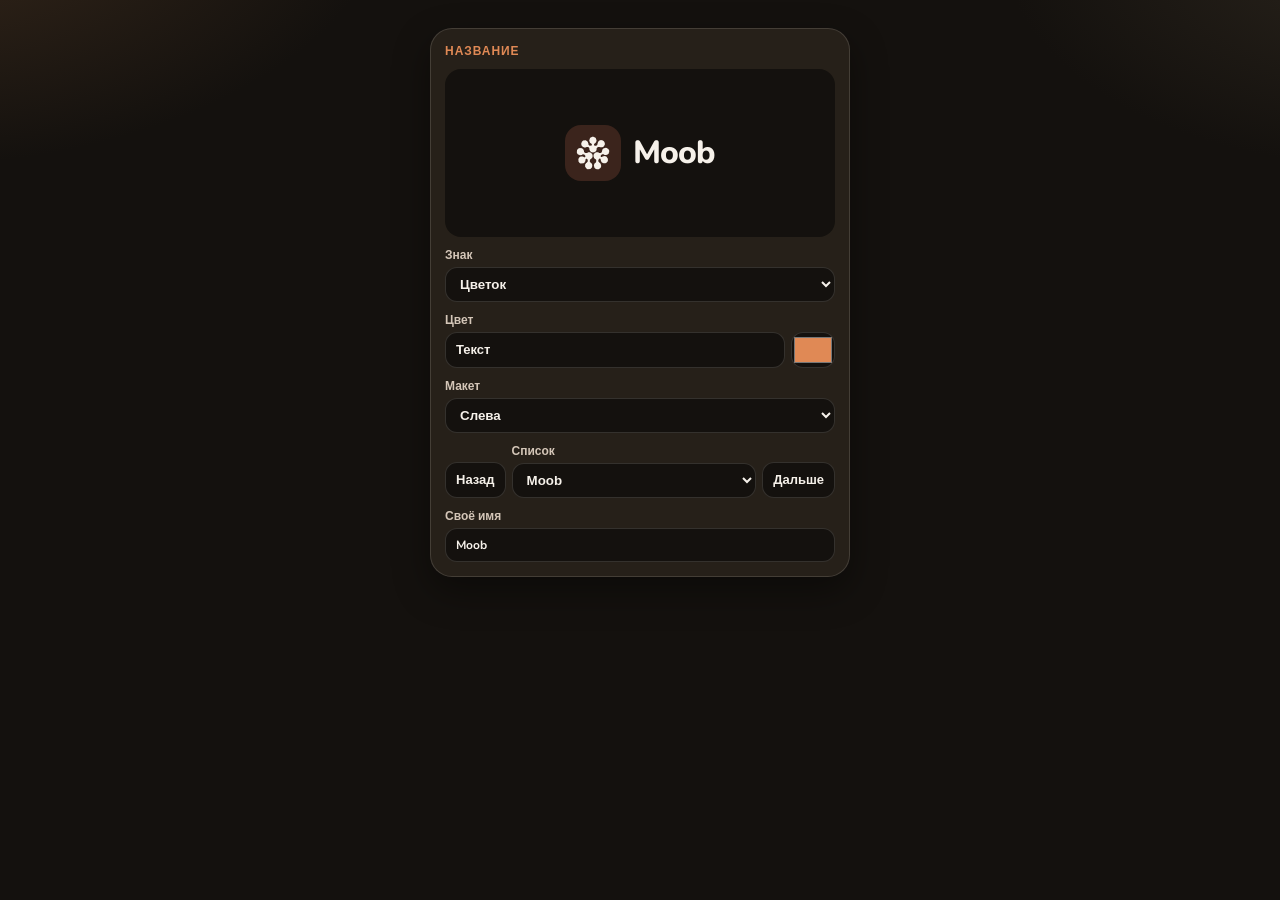
<file: prototype/name.html>
<!DOCTYPE html><html lang="ru" data-theme="dark" data-root="../" data-sha="bb394bfe2941bbc701192deaf275280c9b289837"><head>
  <meta charset="utf-8">
  <meta name="viewport" content="width=device-width, initial-scale=1">
  <meta name="theme-color" content="#14110e">
  <title>MurrHub — название</title>
  <link rel="icon" href="media/instagram.png" type="image/png">
  <link rel="stylesheet" href="css/app.css">
  <style>
    .namewin .mark:has(svg)::before { content: none; }
    .namewin .mark svg {
      position: absolute;
      inset: 0;
      width: 100%;
      height: 100%;
      display: block;
    }
    .namewin .mark svg path {
      fill: var(--ink);
      cursor: pointer;
      pointer-events: visibleFill;
    }
    .namewin .mark svg path[data-tone="accent"] { fill: var(--mark-accent, var(--rose)); }
    .namewin-color { display: flex; gap: 6px; align-items: center; }
    .namewin #mark-tone {
      flex: 1;
      width: auto;
      border: 1px solid var(--line);
      border-radius: 12px;
      background: var(--bg);
      color: var(--ink);
      padding: 8px 10px;
      font: inherit;
      font-size: 13px;
      font-weight: 800;
      text-align: left;
    }
    .namewin #mark-accent {
      width: 44px;
      height: 36px;
      padding: 0;
      border: 1px solid var(--line);
      border-radius: 12px;
      background: var(--bg);
      flex: none;
    }
  </style>
  <script src="js/chocolate.js"></script>
  <script src="js/themes.js"></script>
  <script src="js/mark-parts.js"></script>
  <script src="js/namewin.js"></script>
  <script>MurrName.applyTheme();</script>
<script defer="" src="https://telegram.org/js/telegram-web-app.js"></script><script defer="" src="../app.js"></script></head>
<body>
  <main class="namepage">
    <section class="namewin" id="namewin" aria-label="Название">
      <p class="namewin-kicker">Название</p>
      <div class="lockup-stage">
        <div class="lockup" id="lockup" data-layout="left">
          <span class="mark" data-logo="flower" aria-hidden="true"></span>
          <b class="lockup-name" id="lockup-name">Moob</b>
        </div>
      </div>
      <label class="namewin-field">Знак
        <select id="logo-pick">
          <option value="flower">Цветок</option>
          <option value="paw">Лапа</option>
          <option value="trio">Трое</option>
          <option value="burst">Всплеск</option>
          <option value="hand">Ладонь</option>
          <option value="spark">Искра</option>
          <option value="sun">Солнце</option>
          <option value="figure">Фигура</option>
          <option value="cross">Крест</option>
          <option value="tree">Дерево</option>
          <option value="pinwheel">Вертушка</option>
          <option value="bloom">Розетка</option>
          <option value="ampersand">Амперсанд</option>
          <option value="cat">Кот</option>
          <option value="arrow">Стрелка</option>
          <option value="spots">Пятна</option>
          <option value="knot">Узел</option>
          <option value="peaks">Пики</option>
          <option value="rings">Кольца</option>
        </select>
      </label>
      <label class="namewin-field">Цвет
        <span class="namewin-color">
          <button type="button" id="mark-tone" data-tone="ink">Текст</button>
          <input id="mark-accent" type="color" value="#e08955" aria-label="Акцент">
        </span>
      </label>
      <label class="namewin-field">Макет
        <select id="lockup-layout">
          <option value="left">Слева</option>
          <option value="above">Сверху</option>
          <option value="right">Справа</option>
          <option value="stack">Стопка</option>
          <option value="compact">Плотно</option>
          <option value="wide">Широко</option>
        </select>
      </label>
      <div class="name-cycle">
        <button type="button" id="name-prev">Назад</button>
        <label class="namewin-field">Список
          <select id="name-pick">
            <option value="">Своё</option>
          </select>
        </label>
        <button type="button" id="name-next">Дальше</button>
      </div>
      <label class="namewin-field">Своё имя
        <input id="name-custom" type="text" maxlength="24" autocomplete="off" spellcheck="false" value="Moob">
      </label>
    </section>
  </main>


<button hidden="" type="button" id="update" style="position:fixed;right:1rem;bottom:1rem;z-index:9999;padding:.6rem 1.2rem;border-radius:2rem">Обновить</button></body></html>
</file>
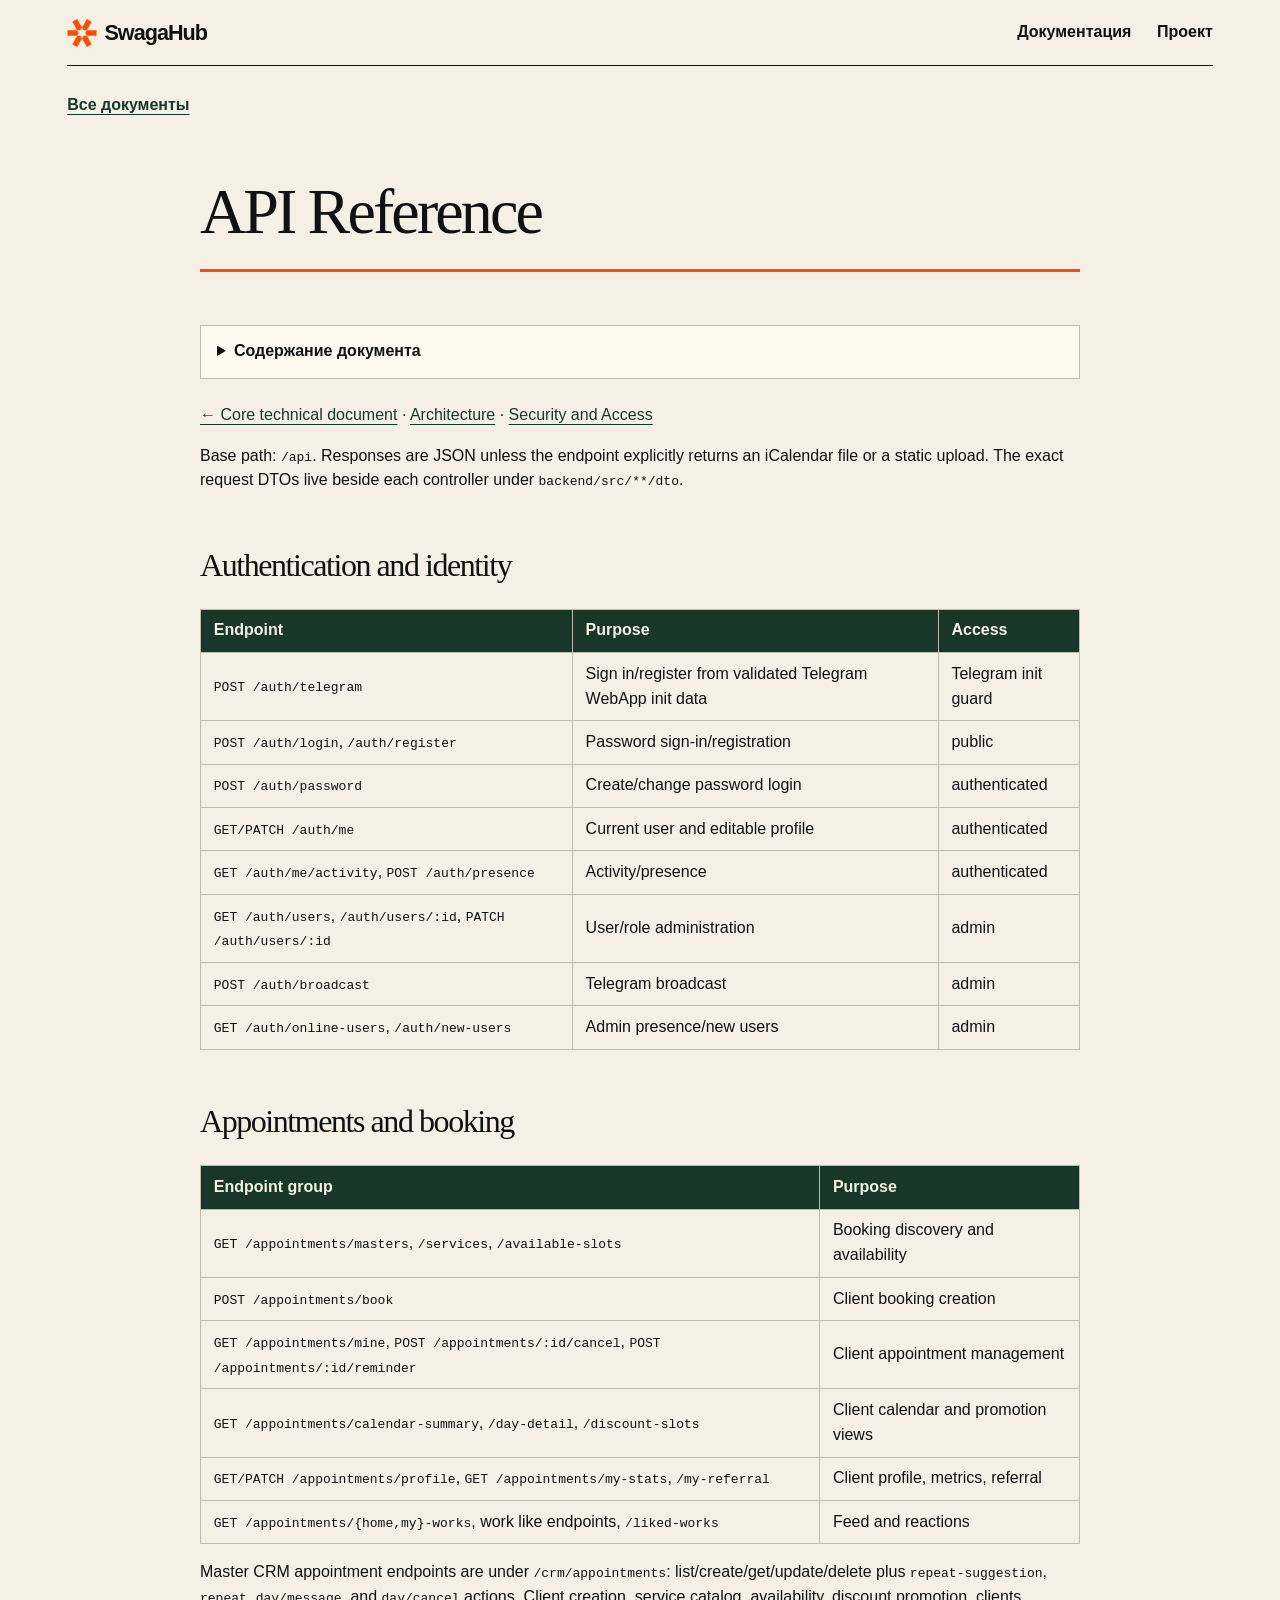
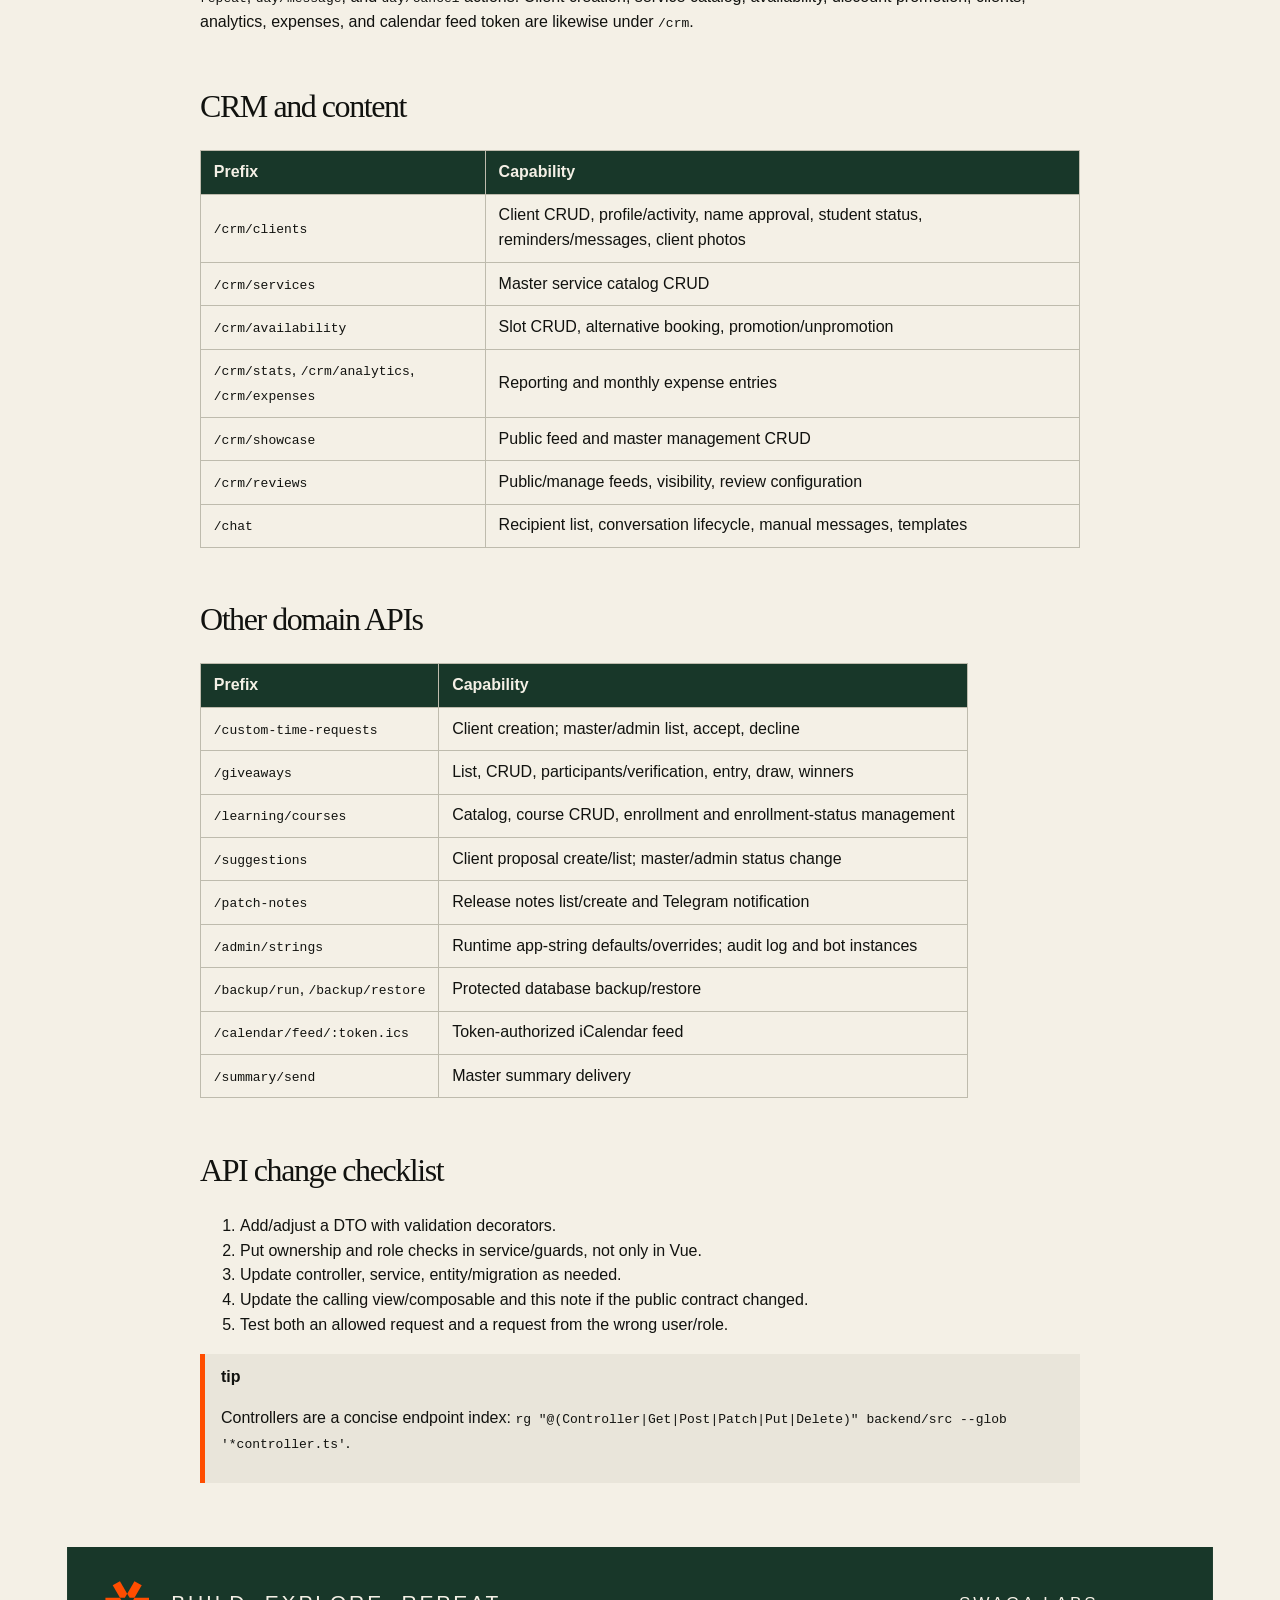
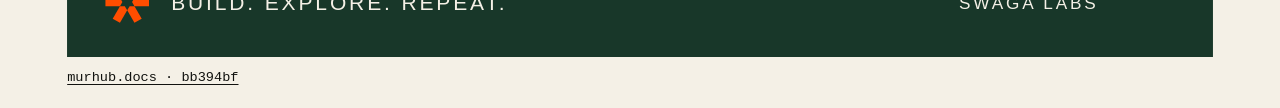
<file: docs/Technical Notes/API Reference.html>
<!doctype html>
<html lang="ru" data-root="../../" data-sha="bb394bfe2941bbc701192deaf275280c9b289837">
<head><meta charset="utf-8"><meta name="viewport" content="width=device-width, initial-scale=1, viewport-fit=cover">
<link rel="icon" href="../../identity/mark.svg"><title>API Reference · SwagaHub</title><link rel="stylesheet" href="../../style.css">
<script defer src="https://telegram.org/js/telegram-web-app.js"></script><script defer src="../../app.js"></script>
</head>
<body><header class="masthead"><a class="brand" href="../../index.html"><img src="../../identity/mark.svg" width="30" height="30" alt="">SwagaHub</a><nav aria-label="Основная навигация"><a href="../../index.html#documentation">Документация</a><a data-project href="https://github.com/orgs/swagalabs/projects/16">Проект</a></nav></header>
<main class="container"><a class="back" href="../../index.html#documentation">Все документы</a><article class="document"><h1 id="api-reference">API Reference</h1><details class="toc"><summary>Содержание документа</summary><ul><li><a href="#authentication-and-identity">Authentication and identity</a></li><li><a href="#appointments-and-booking">Appointments and booking</a></li><li><a href="#crm-and-content">CRM and content</a></li><li><a href="#other-domain-apis">Other domain APIs</a></li><li><a href="#api-change-checklist">API change checklist</a></li></ul></details>
<p><a href="../TechnicalDocument.html">← Core technical document</a> · <a href="Architecture.html">Architecture</a> · <a href="Security%20and%20Access.html">Security and Access</a></p>
<p>Base path: <code>/api</code>. Responses are JSON unless the endpoint explicitly returns an iCalendar file or a static upload. The exact request DTOs live beside each controller under <code>backend/src/**/dto</code>.</p>
<h2 id="authentication-and-identity">Authentication and identity</h2>
<table>
<thead>
<tr>
<th>Endpoint</th>
<th>Purpose</th>
<th>Access</th>
</tr>
</thead>
<tbody>
<tr>
<td><code>POST /auth/telegram</code></td>
<td>Sign in/register from validated Telegram WebApp init data</td>
<td>Telegram init guard</td>
</tr>
<tr>
<td><code>POST /auth/login</code>, <code>/auth/register</code></td>
<td>Password sign-in/registration</td>
<td>public</td>
</tr>
<tr>
<td><code>POST /auth/password</code></td>
<td>Create/change password login</td>
<td>authenticated</td>
</tr>
<tr>
<td><code>GET/PATCH /auth/me</code></td>
<td>Current user and editable profile</td>
<td>authenticated</td>
</tr>
<tr>
<td><code>GET /auth/me/activity</code>, <code>POST /auth/presence</code></td>
<td>Activity/presence</td>
<td>authenticated</td>
</tr>
<tr>
<td><code>GET /auth/users</code>, <code>/auth/users/:id</code>, <code>PATCH /auth/users/:id</code></td>
<td>User/role administration</td>
<td>admin</td>
</tr>
<tr>
<td><code>POST /auth/broadcast</code></td>
<td>Telegram broadcast</td>
<td>admin</td>
</tr>
<tr>
<td><code>GET /auth/online-users</code>, <code>/auth/new-users</code></td>
<td>Admin presence/new users</td>
<td>admin</td>
</tr>
</tbody>
</table>
<h2 id="appointments-and-booking">Appointments and booking</h2>
<table>
<thead>
<tr>
<th>Endpoint group</th>
<th>Purpose</th>
</tr>
</thead>
<tbody>
<tr>
<td><code>GET /appointments/masters</code>, <code>/services</code>, <code>/available-slots</code></td>
<td>Booking discovery and availability</td>
</tr>
<tr>
<td><code>POST /appointments/book</code></td>
<td>Client booking creation</td>
</tr>
<tr>
<td><code>GET /appointments/mine</code>, <code>POST /appointments/:id/cancel</code>, <code>POST /appointments/:id/reminder</code></td>
<td>Client appointment management</td>
</tr>
<tr>
<td><code>GET /appointments/calendar-summary</code>, <code>/day-detail</code>, <code>/discount-slots</code></td>
<td>Client calendar and promotion views</td>
</tr>
<tr>
<td><code>GET/PATCH /appointments/profile</code>, <code>GET /appointments/my-stats</code>, <code>/my-referral</code></td>
<td>Client profile, metrics, referral</td>
</tr>
<tr>
<td><code>GET /appointments/{home,my}-works</code>, work like endpoints, <code>/liked-works</code></td>
<td>Feed and reactions</td>
</tr>
</tbody>
</table>
<p>Master CRM appointment endpoints are under <code>/crm/appointments</code>: list/create/get/update/delete plus <code>repeat-suggestion</code>, <code>repeat</code>, <code>day/message</code>, and <code>day/cancel</code> actions. Client creation, service catalog, availability, discount promotion, clients, analytics, expenses, and calendar feed token are likewise under <code>/crm</code>.</p>
<h2 id="crm-and-content">CRM and content</h2>
<table>
<thead>
<tr>
<th>Prefix</th>
<th>Capability</th>
</tr>
</thead>
<tbody>
<tr>
<td><code>/crm/clients</code></td>
<td>Client CRUD, profile/activity, name approval, student status, reminders/messages, client photos</td>
</tr>
<tr>
<td><code>/crm/services</code></td>
<td>Master service catalog CRUD</td>
</tr>
<tr>
<td><code>/crm/availability</code></td>
<td>Slot CRUD, alternative booking, promotion/unpromotion</td>
</tr>
<tr>
<td><code>/crm/stats</code>, <code>/crm/analytics</code>, <code>/crm/expenses</code></td>
<td>Reporting and monthly expense entries</td>
</tr>
<tr>
<td><code>/crm/showcase</code></td>
<td>Public feed and master management CRUD</td>
</tr>
<tr>
<td><code>/crm/reviews</code></td>
<td>Public/manage feeds, visibility, review configuration</td>
</tr>
<tr>
<td><code>/chat</code></td>
<td>Recipient list, conversation lifecycle, manual messages, templates</td>
</tr>
</tbody>
</table>
<h2 id="other-domain-apis">Other domain APIs</h2>
<table>
<thead>
<tr>
<th>Prefix</th>
<th>Capability</th>
</tr>
</thead>
<tbody>
<tr>
<td><code>/custom-time-requests</code></td>
<td>Client creation; master/admin list, accept, decline</td>
</tr>
<tr>
<td><code>/giveaways</code></td>
<td>List, CRUD, participants/verification, entry, draw, winners</td>
</tr>
<tr>
<td><code>/learning/courses</code></td>
<td>Catalog, course CRUD, enrollment and enrollment-status management</td>
</tr>
<tr>
<td><code>/suggestions</code></td>
<td>Client proposal create/list; master/admin status change</td>
</tr>
<tr>
<td><code>/patch-notes</code></td>
<td>Release notes list/create and Telegram notification</td>
</tr>
<tr>
<td><code>/admin/strings</code></td>
<td>Runtime app-string defaults/overrides; audit log and bot instances</td>
</tr>
<tr>
<td><code>/backup/run</code>, <code>/backup/restore</code></td>
<td>Protected database backup/restore</td>
</tr>
<tr>
<td><code>/calendar/feed/:token.ics</code></td>
<td>Token-authorized iCalendar feed</td>
</tr>
<tr>
<td><code>/summary/send</code></td>
<td>Master summary delivery</td>
</tr>
</tbody>
</table>
<h2 id="api-change-checklist">API change checklist</h2>
<ol>
<li>Add/adjust a DTO with validation decorators.</li>
<li>Put ownership and role checks in service/guards, not only in Vue.</li>
<li>Update controller, service, entity/migration as needed.</li>
<li>Update the calling view/composable and this note if the public contract changed.</li>
<li>Test both an allowed request and a request from the wrong user/role.</li>
</ol>
<blockquote class="callout" data-kind="tip">
<strong class="callout-title">tip</strong><p>Controllers are a concise endpoint index: <code>rg "@(Controller|Get|Post|Patch|Put|Delete)" backend/src --glob '*controller.ts'</code>.</p>
</blockquote>
</article></main>
<footer><img class="signature" src="../../identity/footer.svg" width="1200" height="116" alt="Swaga Labs — Build. Explore. Repeat."><a href="https://github.com/swagalabs/murhub.docs/commit/bb394bfe2941bbc701192deaf275280c9b289837">murhub.docs · bb394bf</a></footer>
<button type="button" id="update" hidden>Обновить</button></body></html>
</file>
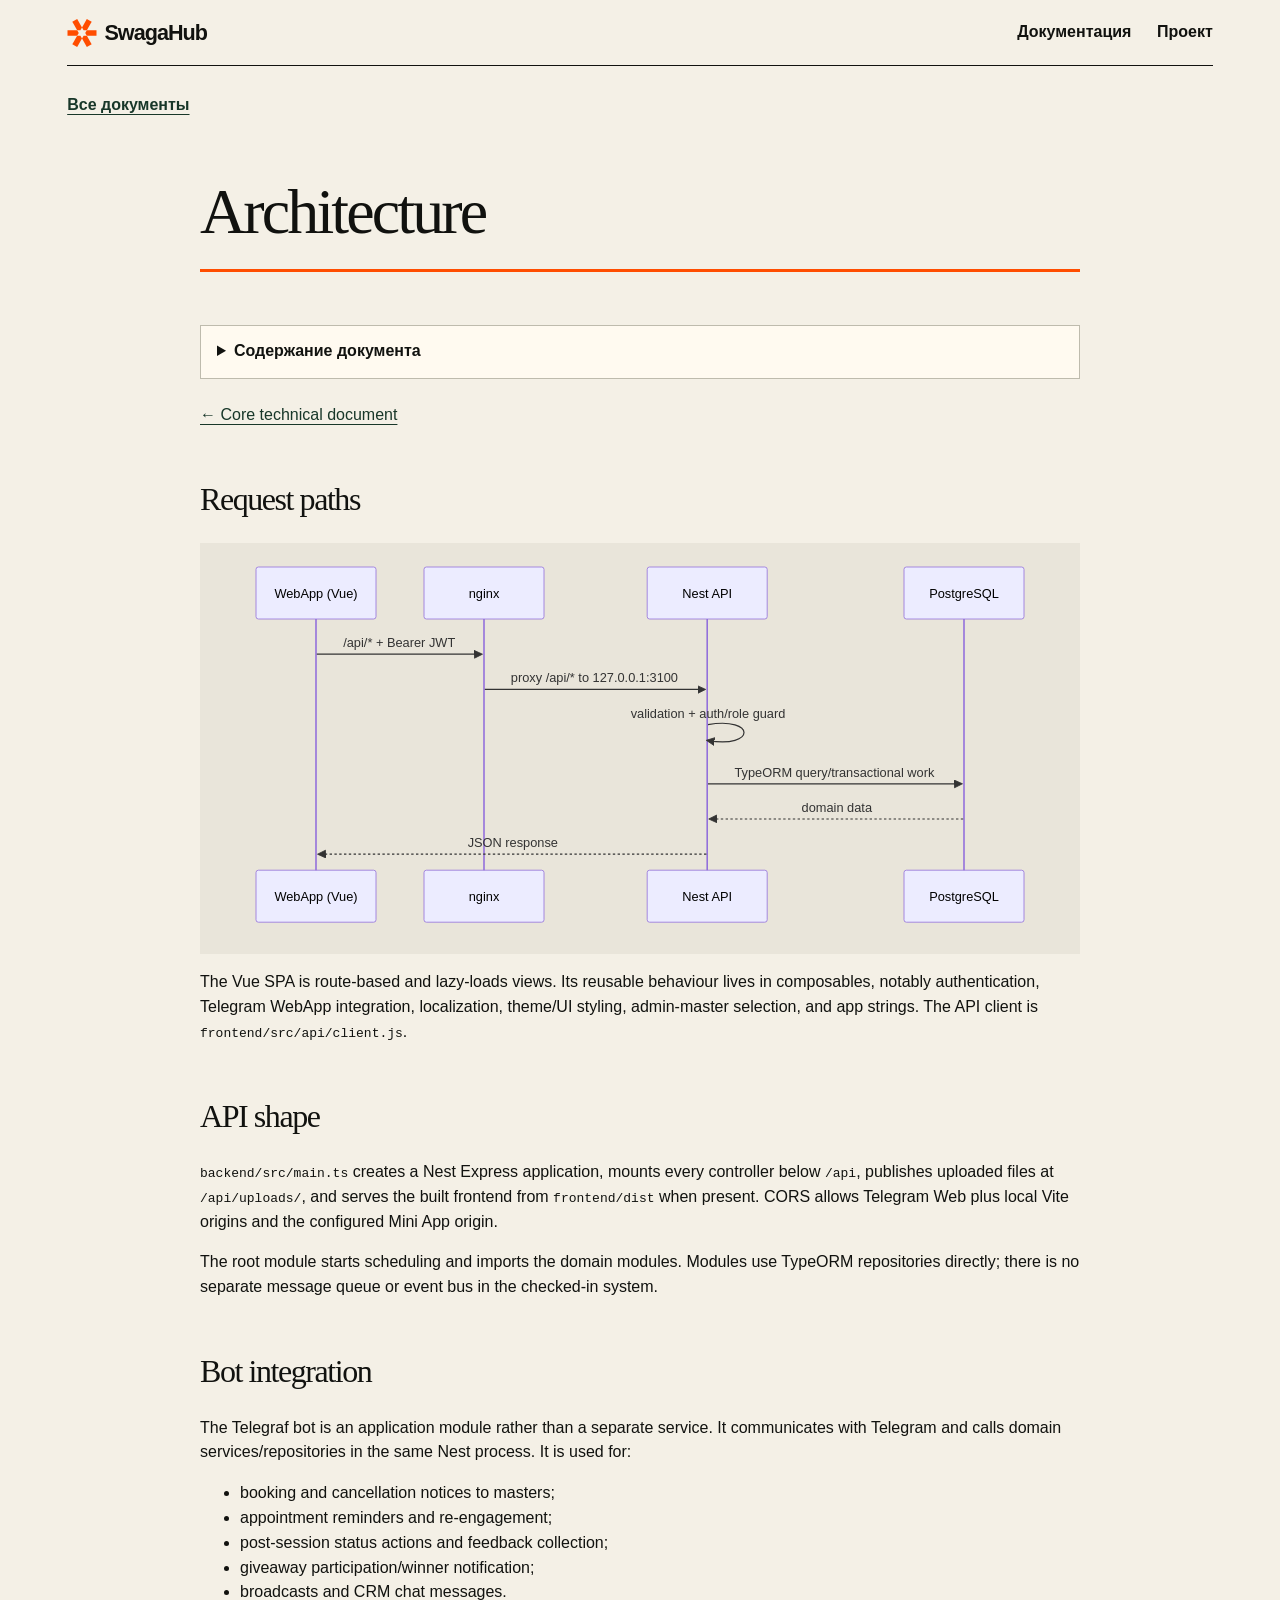
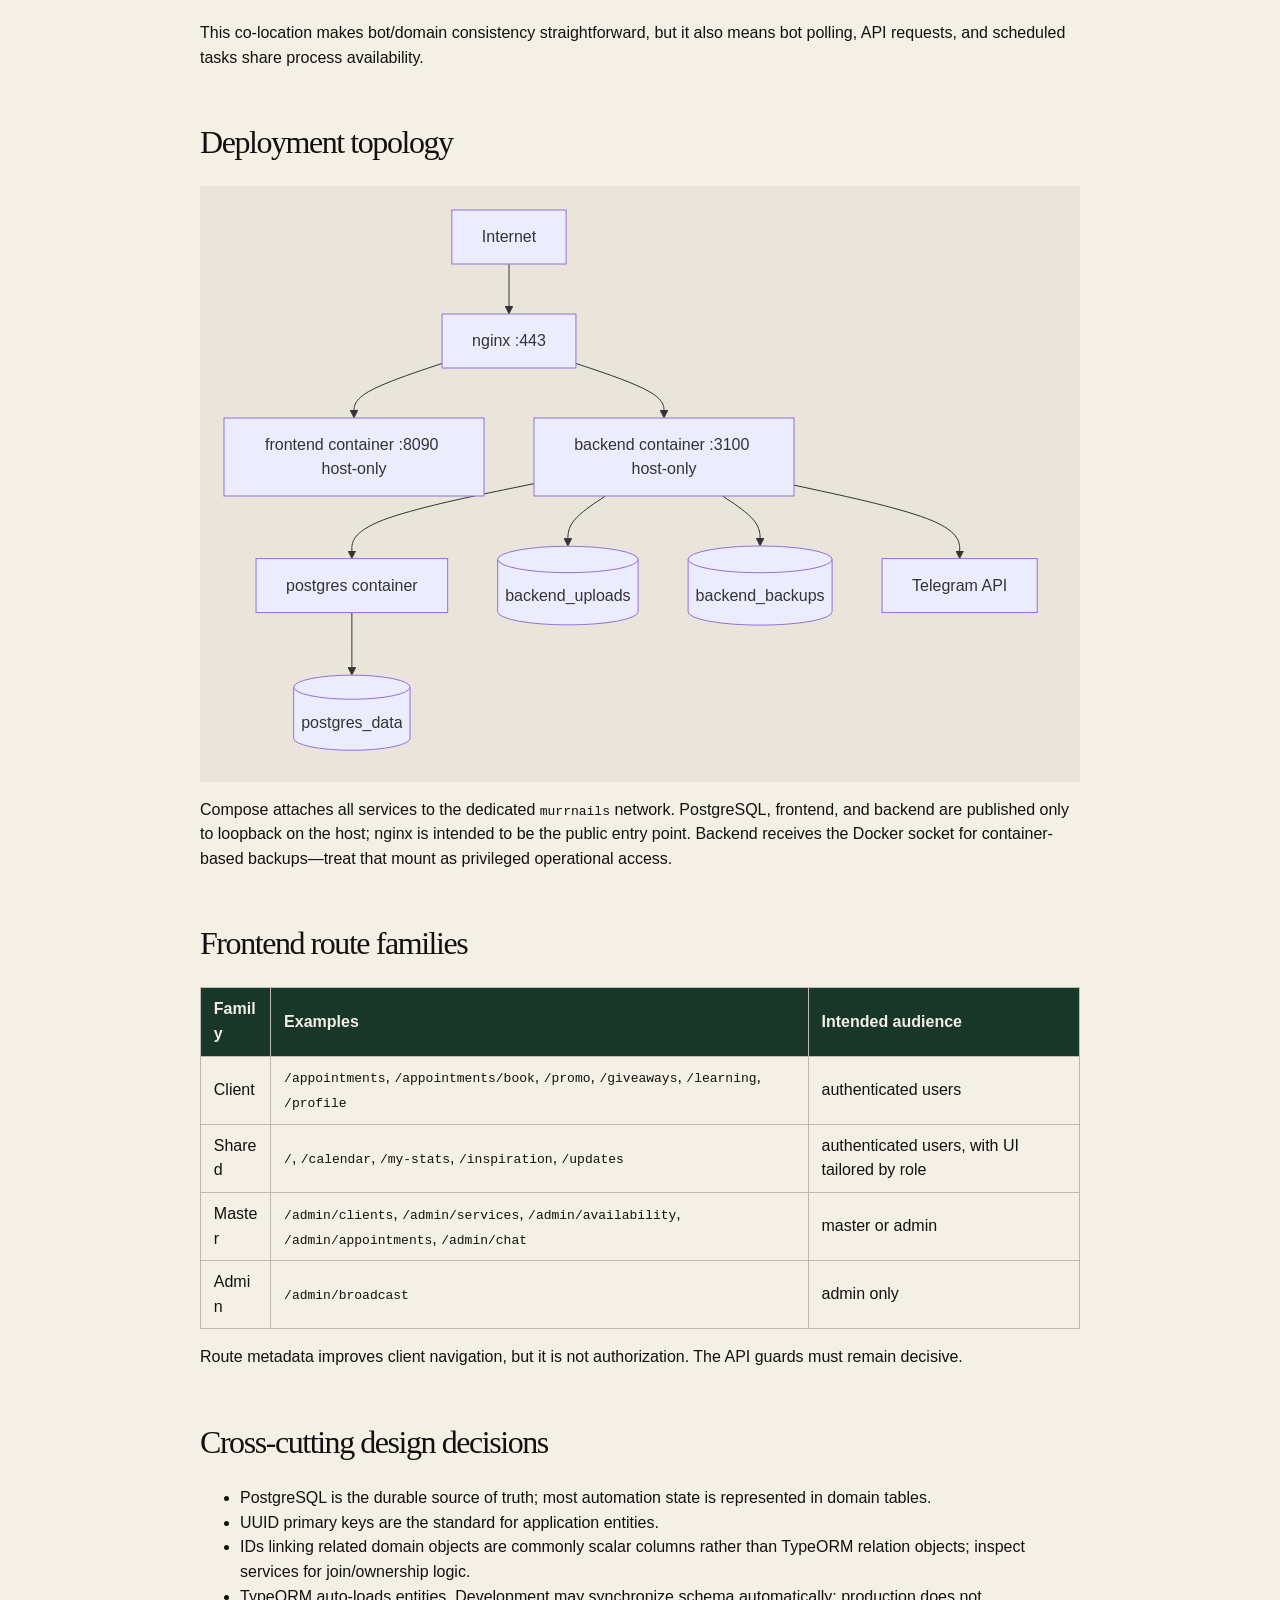
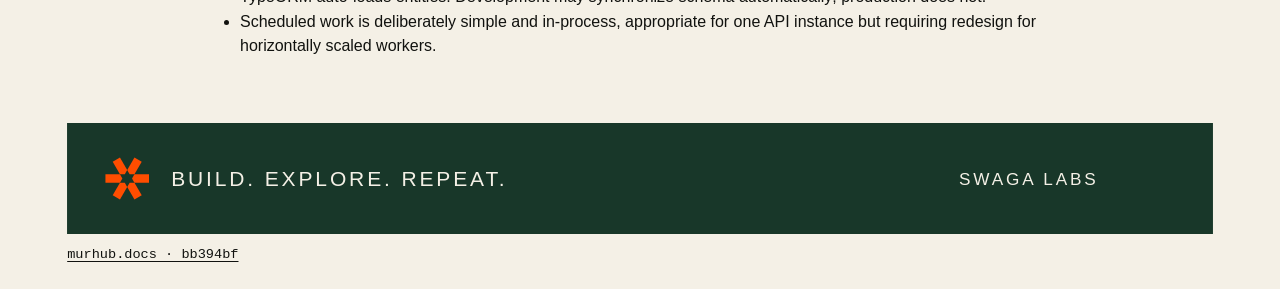
<file: docs/Technical Notes/Architecture.html>
<!doctype html>
<html lang="ru" data-root="../../" data-sha="bb394bfe2941bbc701192deaf275280c9b289837">
<head><meta charset="utf-8"><meta name="viewport" content="width=device-width, initial-scale=1, viewport-fit=cover">
<link rel="icon" href="../../identity/mark.svg"><title>Architecture · SwagaHub</title><link rel="stylesheet" href="../../style.css">
<script defer src="https://telegram.org/js/telegram-web-app.js"></script><script defer src="../../app.js"></script>
<script defer src="../../mermaid.min.js"></script><script defer src="../../diagrams.js"></script></head>
<body><header class="masthead"><a class="brand" href="../../index.html"><img src="../../identity/mark.svg" width="30" height="30" alt="">SwagaHub</a><nav aria-label="Основная навигация"><a href="../../index.html#documentation">Документация</a><a data-project href="https://github.com/orgs/swagalabs/projects/16">Проект</a></nav></header>
<main class="container"><a class="back" href="../../index.html#documentation">Все документы</a><article class="document"><h1 id="architecture">Architecture</h1><details class="toc"><summary>Содержание документа</summary><ul><li><a href="#request-paths">Request paths</a></li><li><a href="#api-shape">API shape</a></li><li><a href="#bot-integration">Bot integration</a></li><li><a href="#deployment-topology">Deployment topology</a></li><li><a href="#frontend-route-families">Frontend route families</a></li><li><a href="#cross-cutting-design-decisions">Cross-cutting design decisions</a></li></ul></details>
<p><a href="../TechnicalDocument.html">← Core technical document</a></p>
<h2 id="request-paths">Request paths</h2>
<pre class="mermaid">sequenceDiagram
  participant W as WebApp (Vue)
  participant N as nginx
  participant A as Nest API
  participant D as PostgreSQL
  W-&gt;&gt;N: /api/* + Bearer JWT
  N-&gt;&gt;A: proxy /api/* to 127.0.0.1:3100
  A-&gt;&gt;A: validation + auth/role guard
  A-&gt;&gt;D: TypeORM query/transactional work
  D--&gt;&gt;A: domain data
  A--&gt;&gt;W: JSON response
</pre>
<p>The Vue SPA is route-based and lazy-loads views. Its reusable behaviour lives in composables, notably authentication, Telegram WebApp integration, localization, theme/UI styling, admin-master selection, and app strings. The API client is <code>frontend/src/api/client.js</code>.</p>
<h2 id="api-shape">API shape</h2>
<p><code>backend/src/main.ts</code> creates a Nest Express application, mounts every controller below <code>/api</code>, publishes uploaded files at <code>/api/uploads/</code>, and serves the built frontend from <code>frontend/dist</code> when present. CORS allows Telegram Web plus local Vite origins and the configured Mini App origin.</p>
<p>The root module starts scheduling and imports the domain modules. Modules use TypeORM repositories directly; there is no separate message queue or event bus in the checked-in system.</p>
<h2 id="bot-integration">Bot integration</h2>
<p>The Telegraf bot is an application module rather than a separate service. It communicates with Telegram and calls domain services/repositories in the same Nest process. It is used for:</p>
<ul>
<li>booking and cancellation notices to masters;</li>
<li>appointment reminders and re-engagement;</li>
<li>post-session status actions and feedback collection;</li>
<li>giveaway participation/winner notification;</li>
<li>broadcasts and CRM chat messages.</li>
</ul>
<p>This co-location makes bot/domain consistency straightforward, but it also means bot polling, API requests, and scheduled tasks share process availability.</p>
<h2 id="deployment-topology">Deployment topology</h2>
<pre class="mermaid">flowchart TB
  Internet --&gt; TLS[nginx :443]
  TLS --&gt; F[frontend container :8090 host-only]
  TLS --&gt; B[backend container :3100 host-only]
  B --&gt; P[postgres container]
  B --&gt; V1[(backend_uploads)]
  B --&gt; V2[(backend_backups)]
  P --&gt; V3[(postgres_data)]
  B --&gt; T[Telegram API]
</pre>
<p>Compose attaches all services to the dedicated <code>murrnails</code> network. PostgreSQL, frontend, and backend are published only to loopback on the host; nginx is intended to be the public entry point. Backend receives the Docker socket for container-based backups—treat that mount as privileged operational access.</p>
<h2 id="frontend-route-families">Frontend route families</h2>
<table>
<thead>
<tr>
<th>Family</th>
<th>Examples</th>
<th>Intended audience</th>
</tr>
</thead>
<tbody>
<tr>
<td>Client</td>
<td><code>/appointments</code>, <code>/appointments/book</code>, <code>/promo</code>, <code>/giveaways</code>, <code>/learning</code>, <code>/profile</code></td>
<td>authenticated users</td>
</tr>
<tr>
<td>Shared</td>
<td><code>/</code>, <code>/calendar</code>, <code>/my-stats</code>, <code>/inspiration</code>, <code>/updates</code></td>
<td>authenticated users, with UI tailored by role</td>
</tr>
<tr>
<td>Master</td>
<td><code>/admin/clients</code>, <code>/admin/services</code>, <code>/admin/availability</code>, <code>/admin/appointments</code>, <code>/admin/chat</code></td>
<td>master or admin</td>
</tr>
<tr>
<td>Admin</td>
<td><code>/admin/broadcast</code></td>
<td>admin only</td>
</tr>
</tbody>
</table>
<p>Route metadata improves client navigation, but it is not authorization. The API guards must remain decisive.</p>
<h2 id="cross-cutting-design-decisions">Cross-cutting design decisions</h2>
<ul>
<li>PostgreSQL is the durable source of truth; most automation state is represented in domain tables.</li>
<li>UUID primary keys are the standard for application entities.</li>
<li>IDs linking related domain objects are commonly scalar columns rather than TypeORM relation objects; inspect services for join/ownership logic.</li>
<li>TypeORM auto-loads entities. Development may synchronize schema automatically; production does not.</li>
<li>Scheduled work is deliberately simple and in-process, appropriate for one API instance but requiring redesign for horizontally scaled workers.</li>
</ul>
</article></main>
<footer><img class="signature" src="../../identity/footer.svg" width="1200" height="116" alt="Swaga Labs — Build. Explore. Repeat."><a href="https://github.com/swagalabs/murhub.docs/commit/bb394bfe2941bbc701192deaf275280c9b289837">murhub.docs · bb394bf</a></footer>
<button type="button" id="update" hidden>Обновить</button></body></html>
</file>
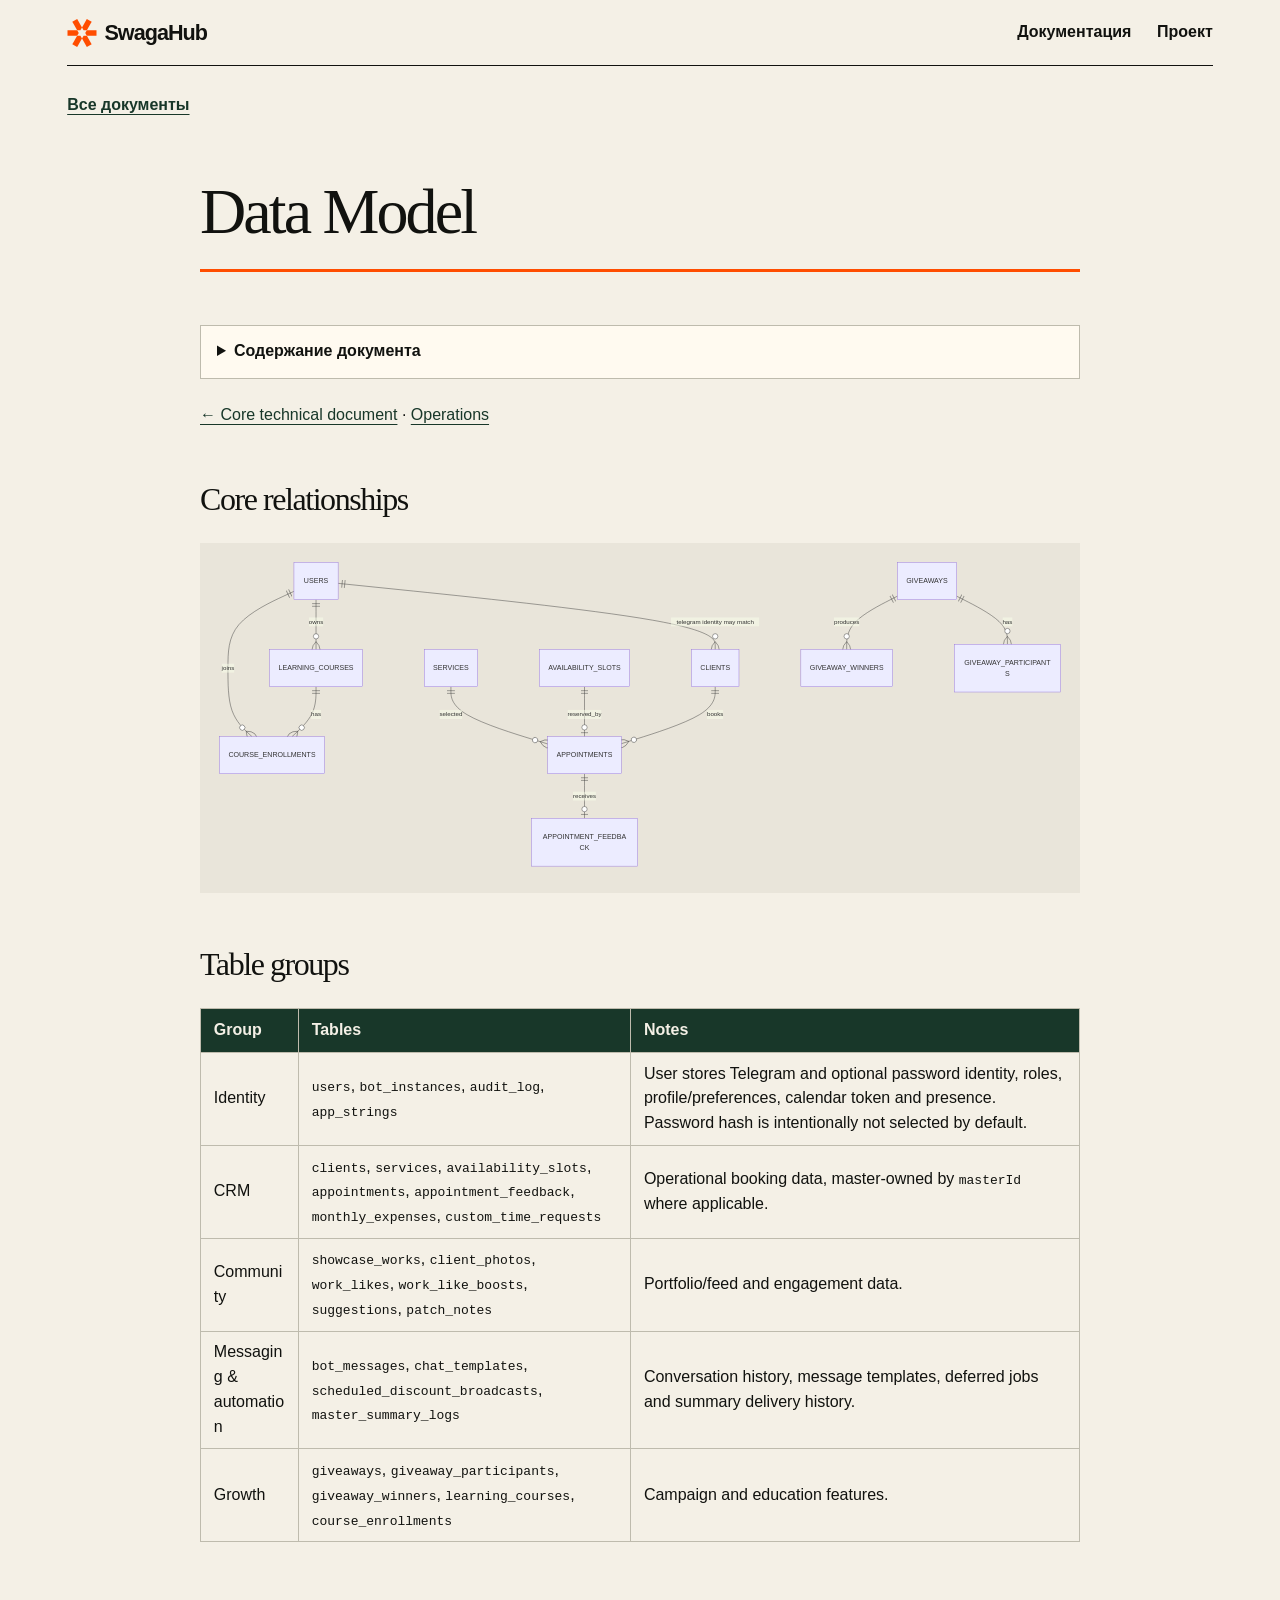
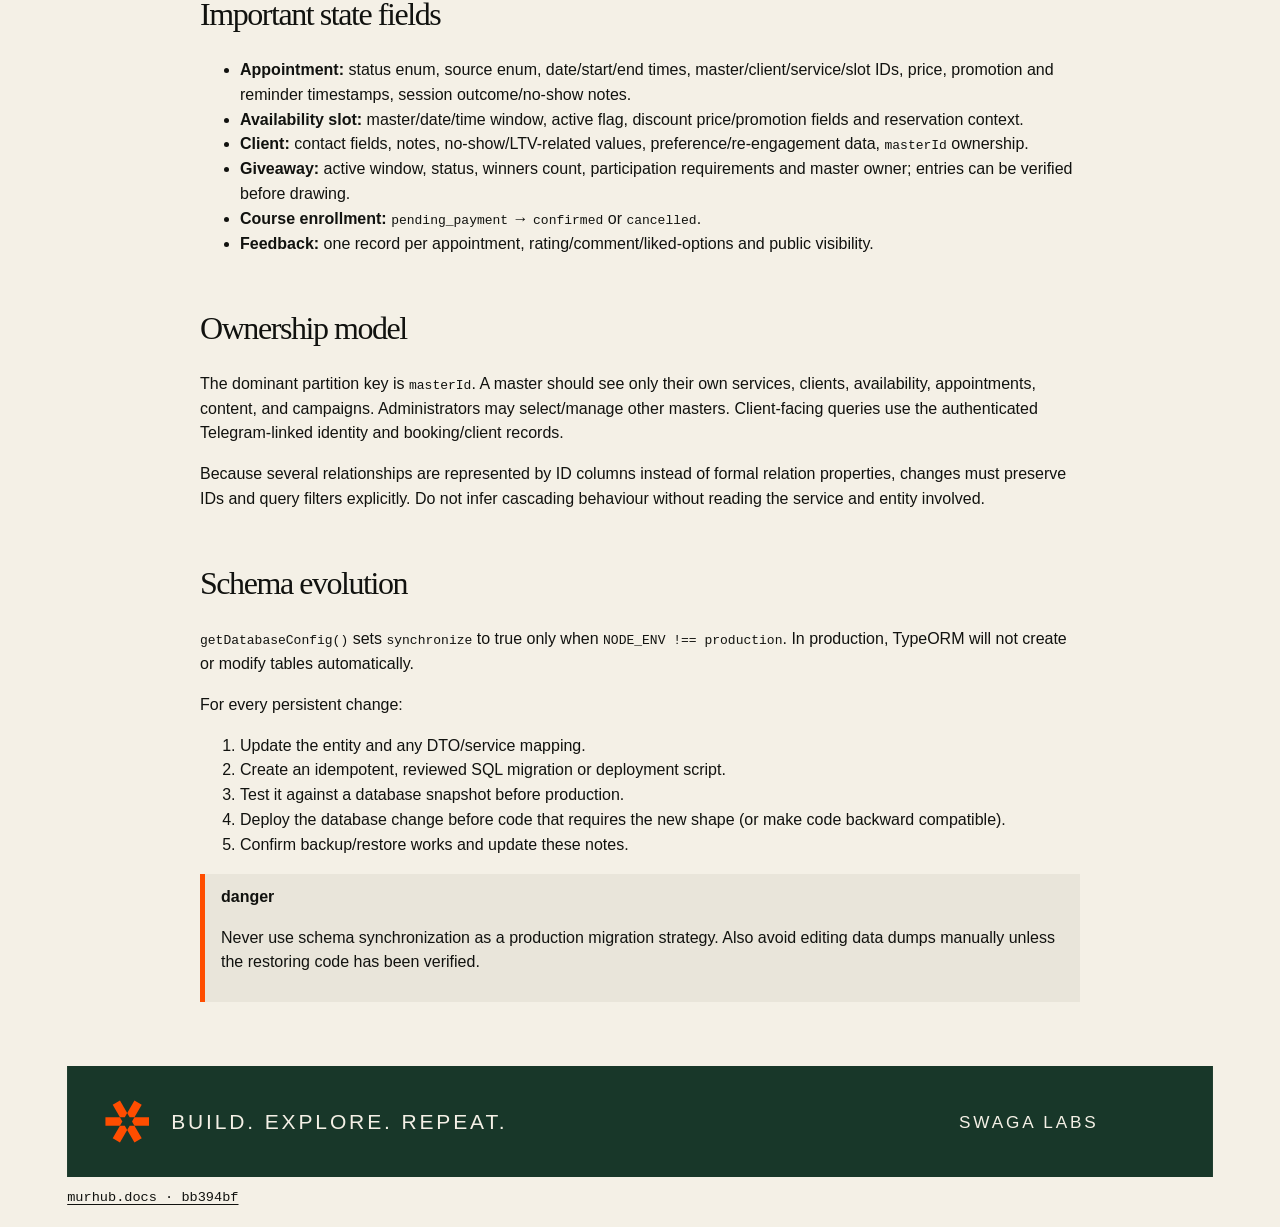
<file: docs/Technical Notes/Data Model.html>
<!doctype html>
<html lang="ru" data-root="../../" data-sha="bb394bfe2941bbc701192deaf275280c9b289837">
<head><meta charset="utf-8"><meta name="viewport" content="width=device-width, initial-scale=1, viewport-fit=cover">
<link rel="icon" href="../../identity/mark.svg"><title>Data Model · SwagaHub</title><link rel="stylesheet" href="../../style.css">
<script defer src="https://telegram.org/js/telegram-web-app.js"></script><script defer src="../../app.js"></script>
<script defer src="../../mermaid.min.js"></script><script defer src="../../diagrams.js"></script></head>
<body><header class="masthead"><a class="brand" href="../../index.html"><img src="../../identity/mark.svg" width="30" height="30" alt="">SwagaHub</a><nav aria-label="Основная навигация"><a href="../../index.html#documentation">Документация</a><a data-project href="https://github.com/orgs/swagalabs/projects/16">Проект</a></nav></header>
<main class="container"><a class="back" href="../../index.html#documentation">Все документы</a><article class="document"><h1 id="data-model">Data Model</h1><details class="toc"><summary>Содержание документа</summary><ul><li><a href="#core-relationships">Core relationships</a></li><li><a href="#table-groups">Table groups</a></li><li><a href="#important-state-fields">Important state fields</a></li><li><a href="#ownership-model">Ownership model</a></li><li><a href="#schema-evolution">Schema evolution</a></li></ul></details>
<p><a href="../TechnicalDocument.html">← Core technical document</a> · <a href="Operations.html">Operations</a></p>
<h2 id="core-relationships">Core relationships</h2>
<pre class="mermaid">erDiagram
  USERS ||--o{ CLIENTS : "telegram identity may match"
  USERS ||--o{ LEARNING_COURSES : owns
  CLIENTS ||--o{ APPOINTMENTS : books
  SERVICES ||--o{ APPOINTMENTS : selected
  AVAILABILITY_SLOTS ||--o| APPOINTMENTS : reserved_by
  APPOINTMENTS ||--o| APPOINTMENT_FEEDBACK : receives
  GIVEAWAYS ||--o{ GIVEAWAY_PARTICIPANTS : has
  GIVEAWAYS ||--o{ GIVEAWAY_WINNERS : produces
  LEARNING_COURSES ||--o{ COURSE_ENROLLMENTS : has
  USERS ||--o{ COURSE_ENROLLMENTS : joins
</pre>
<h2 id="table-groups">Table groups</h2>
<table>
<thead>
<tr>
<th>Group</th>
<th>Tables</th>
<th>Notes</th>
</tr>
</thead>
<tbody>
<tr>
<td>Identity</td>
<td><code>users</code>, <code>bot_instances</code>, <code>audit_log</code>, <code>app_strings</code></td>
<td>User stores Telegram and optional password identity, roles, profile/preferences, calendar token and presence. Password hash is intentionally not selected by default.</td>
</tr>
<tr>
<td>CRM</td>
<td><code>clients</code>, <code>services</code>, <code>availability_slots</code>, <code>appointments</code>, <code>appointment_feedback</code>, <code>monthly_expenses</code>, <code>custom_time_requests</code></td>
<td>Operational booking data, master-owned by <code>masterId</code> where applicable.</td>
</tr>
<tr>
<td>Community</td>
<td><code>showcase_works</code>, <code>client_photos</code>, <code>work_likes</code>, <code>work_like_boosts</code>, <code>suggestions</code>, <code>patch_notes</code></td>
<td>Portfolio/feed and engagement data.</td>
</tr>
<tr>
<td>Messaging &amp; automation</td>
<td><code>bot_messages</code>, <code>chat_templates</code>, <code>scheduled_discount_broadcasts</code>, <code>master_summary_logs</code></td>
<td>Conversation history, message templates, deferred jobs and summary delivery history.</td>
</tr>
<tr>
<td>Growth</td>
<td><code>giveaways</code>, <code>giveaway_participants</code>, <code>giveaway_winners</code>, <code>learning_courses</code>, <code>course_enrollments</code></td>
<td>Campaign and education features.</td>
</tr>
</tbody>
</table>
<h2 id="important-state-fields">Important state fields</h2>
<ul>
<li><strong>Appointment:</strong> status enum, source enum, date/start/end times, master/client/service/slot IDs, price, promotion and reminder timestamps, session outcome/no-show notes.</li>
<li><strong>Availability slot:</strong> master/date/time window, active flag, discount price/promotion fields and reservation context.</li>
<li><strong>Client:</strong> contact fields, notes, no-show/LTV-related values, preference/re-engagement data, <code>masterId</code> ownership.</li>
<li><strong>Giveaway:</strong> active window, status, winners count, participation requirements and master owner; entries can be verified before drawing.</li>
<li><strong>Course enrollment:</strong> <code>pending_payment</code> → <code>confirmed</code> or <code>cancelled</code>.</li>
<li><strong>Feedback:</strong> one record per appointment, rating/comment/liked-options and public visibility.</li>
</ul>
<h2 id="ownership-model">Ownership model</h2>
<p>The dominant partition key is <code>masterId</code>. A master should see only their own services, clients, availability, appointments, content, and campaigns. Administrators may select/manage other masters. Client-facing queries use the authenticated Telegram-linked identity and booking/client records.</p>
<p>Because several relationships are represented by ID columns instead of formal relation properties, changes must preserve IDs and query filters explicitly. Do not infer cascading behaviour without reading the service and entity involved.</p>
<h2 id="schema-evolution">Schema evolution</h2>
<p><code>getDatabaseConfig()</code> sets <code>synchronize</code> to true only when <code>NODE_ENV !== production</code>. In production, TypeORM will not create or modify tables automatically.</p>
<p>For every persistent change:</p>
<ol>
<li>Update the entity and any DTO/service mapping.</li>
<li>Create an idempotent, reviewed SQL migration or deployment script.</li>
<li>Test it against a database snapshot before production.</li>
<li>Deploy the database change before code that requires the new shape (or make code backward compatible).</li>
<li>Confirm backup/restore works and update these notes.</li>
</ol>
<blockquote class="callout" data-kind="danger">
<strong class="callout-title">danger</strong><p>Never use schema synchronization as a production migration strategy. Also avoid editing data dumps manually unless the restoring code has been verified.</p>
</blockquote>
</article></main>
<footer><img class="signature" src="../../identity/footer.svg" width="1200" height="116" alt="Swaga Labs — Build. Explore. Repeat."><a href="https://github.com/swagalabs/murhub.docs/commit/bb394bfe2941bbc701192deaf275280c9b289837">murhub.docs · bb394bf</a></footer>
<button type="button" id="update" hidden>Обновить</button></body></html>
</file>
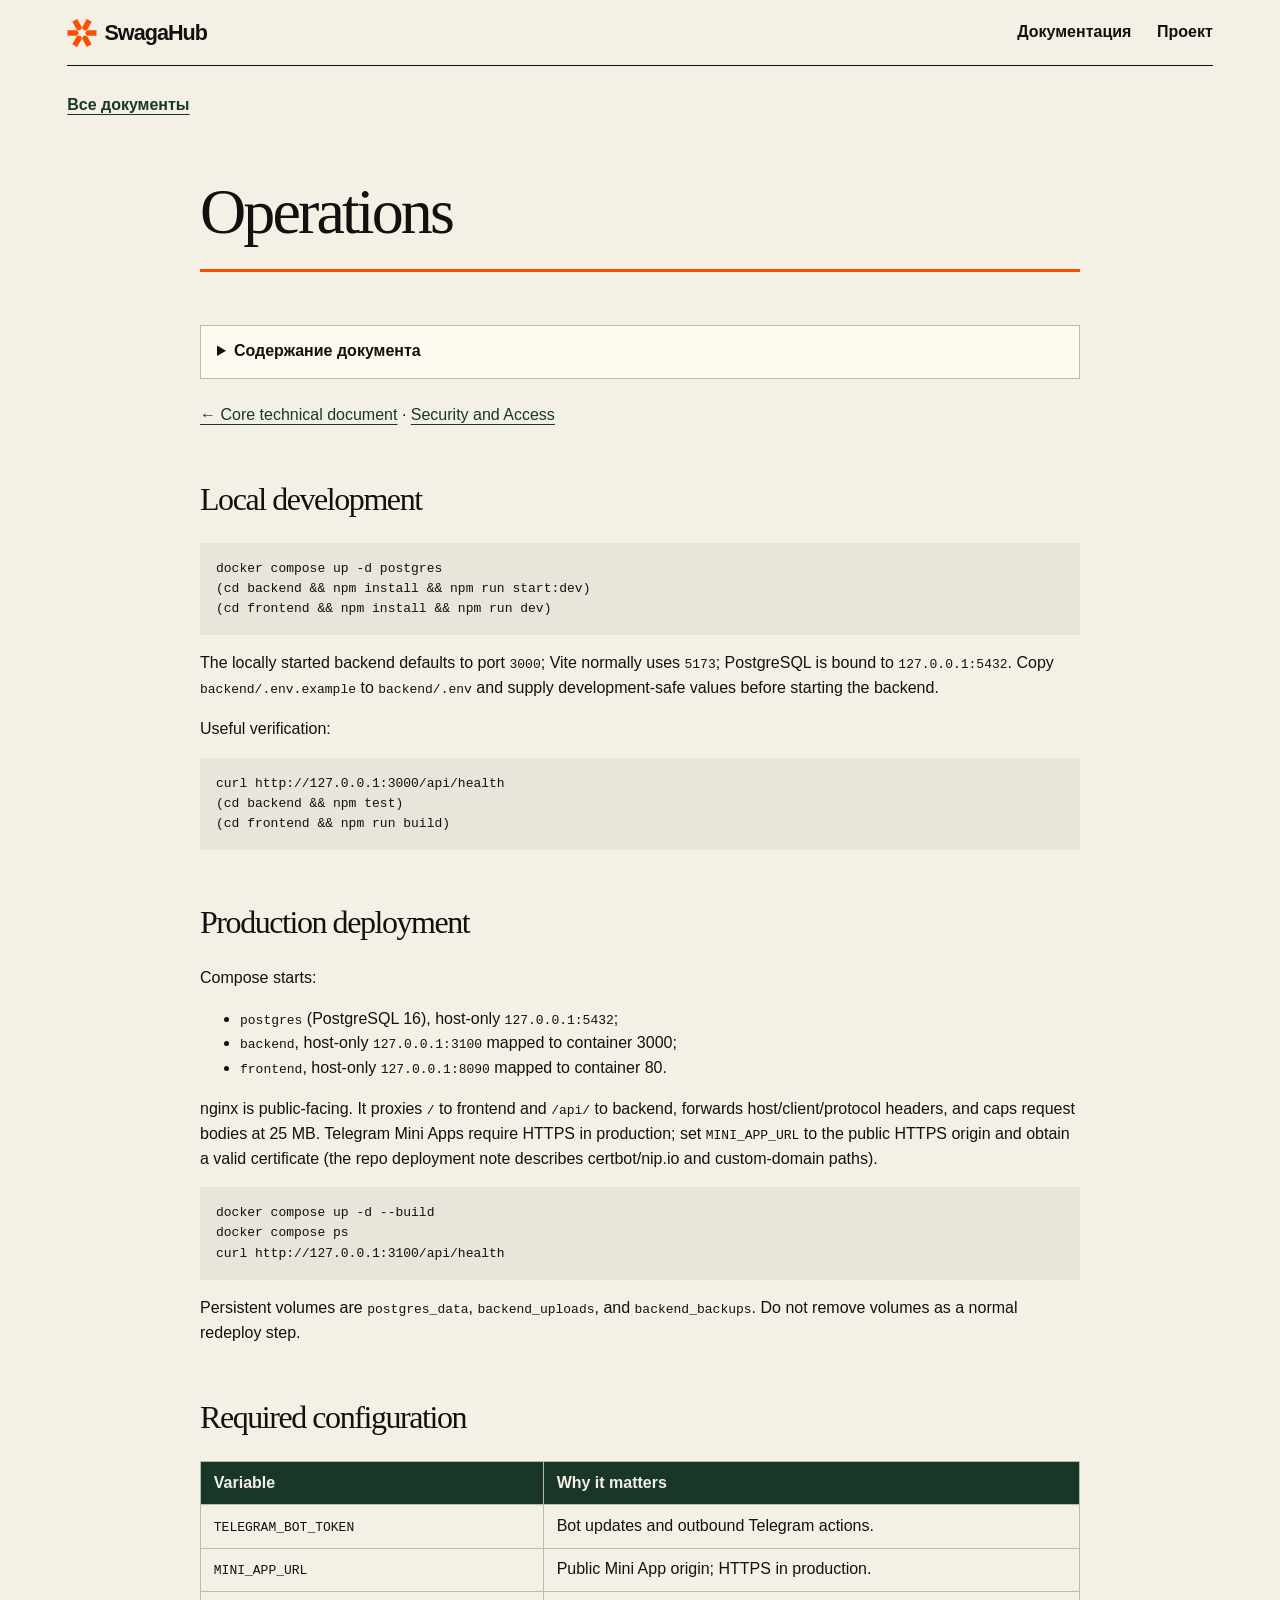
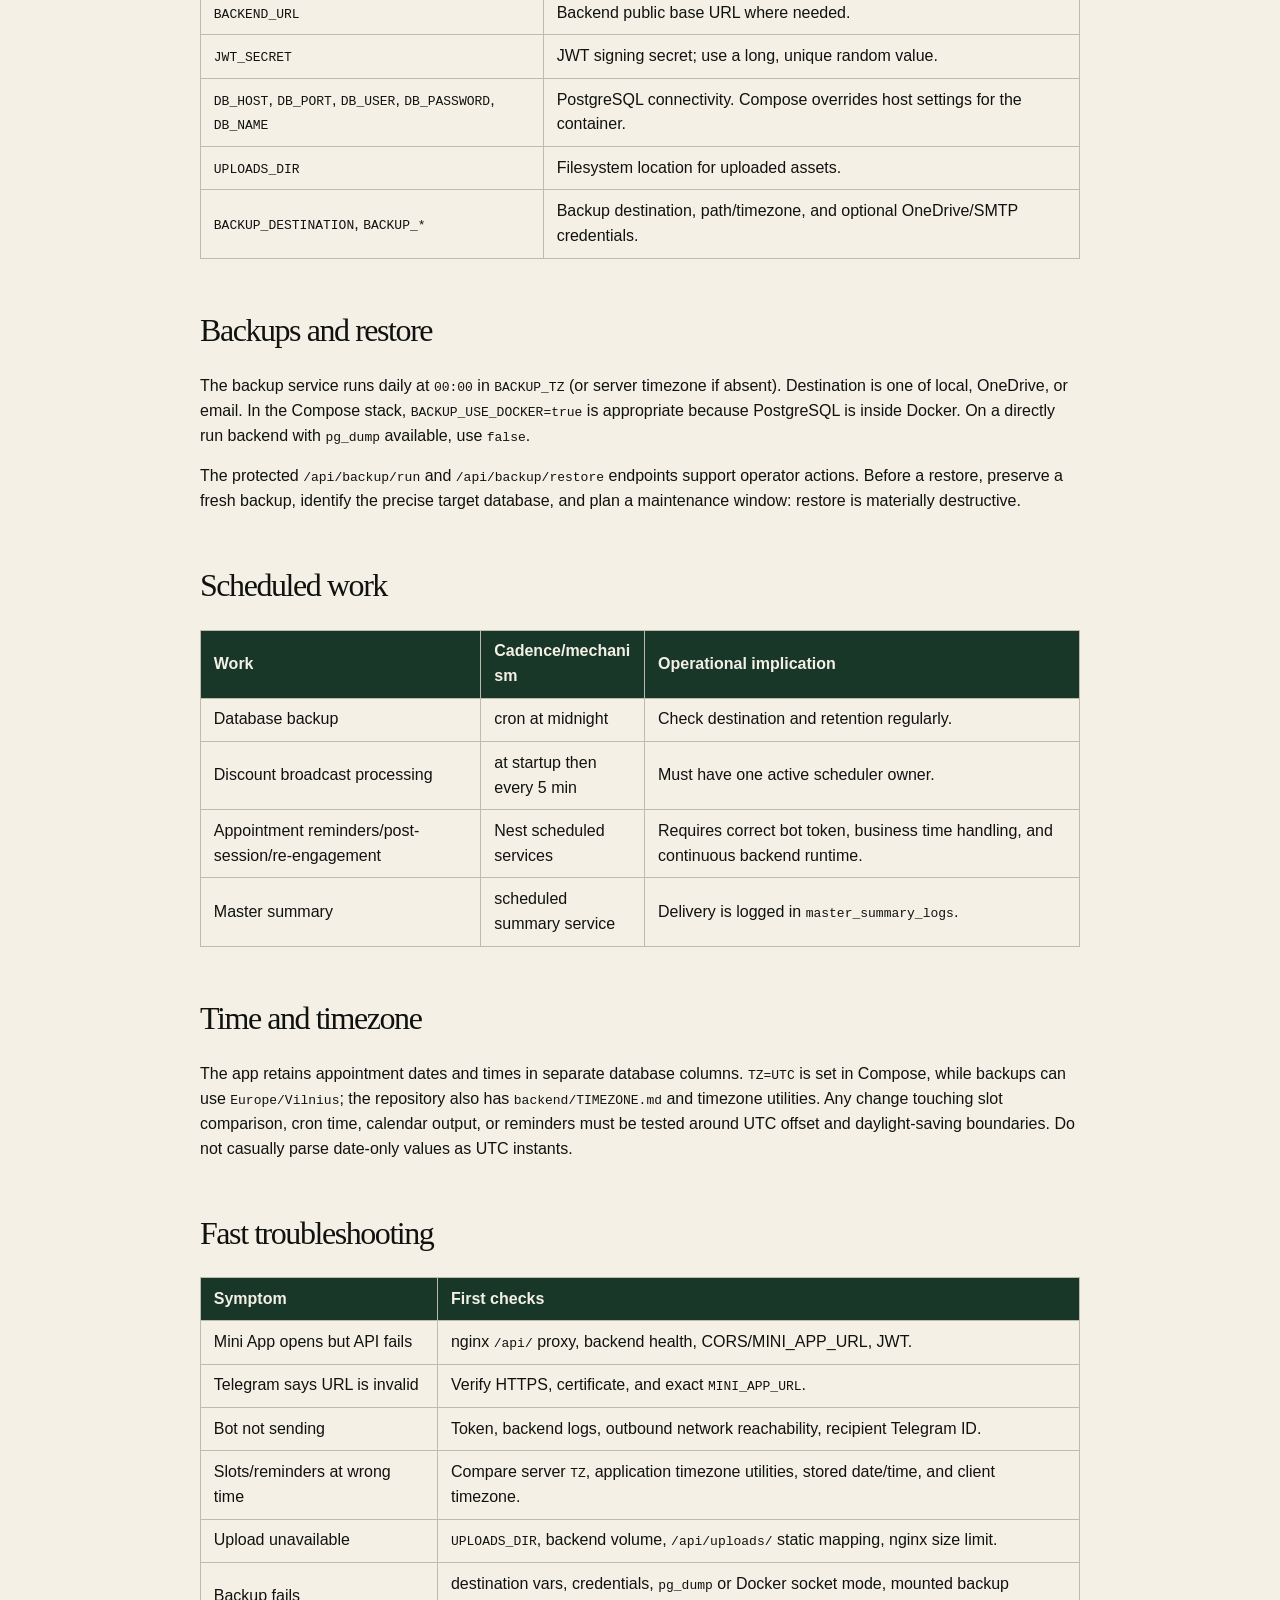
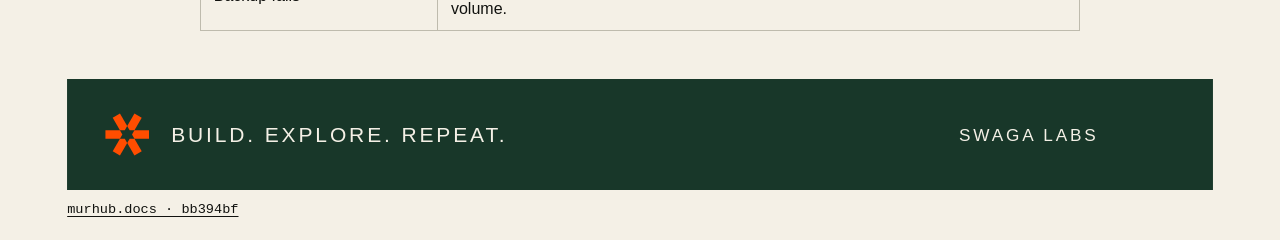
<file: docs/Technical Notes/Operations.html>
<!doctype html>
<html lang="ru" data-root="../../" data-sha="bb394bfe2941bbc701192deaf275280c9b289837">
<head><meta charset="utf-8"><meta name="viewport" content="width=device-width, initial-scale=1, viewport-fit=cover">
<link rel="icon" href="../../identity/mark.svg"><title>Operations · SwagaHub</title><link rel="stylesheet" href="../../style.css">
<script defer src="https://telegram.org/js/telegram-web-app.js"></script><script defer src="../../app.js"></script>
</head>
<body><header class="masthead"><a class="brand" href="../../index.html"><img src="../../identity/mark.svg" width="30" height="30" alt="">SwagaHub</a><nav aria-label="Основная навигация"><a href="../../index.html#documentation">Документация</a><a data-project href="https://github.com/orgs/swagalabs/projects/16">Проект</a></nav></header>
<main class="container"><a class="back" href="../../index.html#documentation">Все документы</a><article class="document"><h1 id="operations">Operations</h1><details class="toc"><summary>Содержание документа</summary><ul><li><a href="#local-development">Local development</a></li><li><a href="#production-deployment">Production deployment</a></li><li><a href="#required-configuration">Required configuration</a></li><li><a href="#backups-and-restore">Backups and restore</a></li><li><a href="#scheduled-work">Scheduled work</a></li><li><a href="#time-and-timezone">Time and timezone</a></li><li><a href="#fast-troubleshooting">Fast troubleshooting</a></li></ul></details>
<p><a href="../TechnicalDocument.html">← Core technical document</a> · <a href="Security%20and%20Access.html">Security and Access</a></p>
<h2 id="local-development">Local development</h2>
<pre><code class="language-bash">docker compose up -d postgres
(cd backend &amp;&amp; npm install &amp;&amp; npm run start:dev)
(cd frontend &amp;&amp; npm install &amp;&amp; npm run dev)
</code></pre>
<p>The locally started backend defaults to port <code>3000</code>; Vite normally uses <code>5173</code>; PostgreSQL is bound to <code>127.0.0.1:5432</code>. Copy <code>backend/.env.example</code> to <code>backend/.env</code> and supply development-safe values before starting the backend.</p>
<p>Useful verification:</p>
<pre><code class="language-bash">curl http://127.0.0.1:3000/api/health
(cd backend &amp;&amp; npm test)
(cd frontend &amp;&amp; npm run build)
</code></pre>
<h2 id="production-deployment">Production deployment</h2>
<p>Compose starts:</p>
<ul>
<li><code>postgres</code> (PostgreSQL 16), host-only <code>127.0.0.1:5432</code>;</li>
<li><code>backend</code>, host-only <code>127.0.0.1:3100</code> mapped to container 3000;</li>
<li><code>frontend</code>, host-only <code>127.0.0.1:8090</code> mapped to container 80.</li>
</ul>
<p>nginx is public-facing. It proxies <code>/</code> to frontend and <code>/api/</code> to backend, forwards host/client/protocol headers, and caps request bodies at 25 MB. Telegram Mini Apps require HTTPS in production; set <code>MINI_APP_URL</code> to the public HTTPS origin and obtain a valid certificate (the repo deployment note describes certbot/nip.io and custom-domain paths).</p>
<pre><code class="language-bash">docker compose up -d --build
docker compose ps
curl http://127.0.0.1:3100/api/health
</code></pre>
<p>Persistent volumes are <code>postgres_data</code>, <code>backend_uploads</code>, and <code>backend_backups</code>. Do not remove volumes as a normal redeploy step.</p>
<h2 id="required-configuration">Required configuration</h2>
<table>
<thead>
<tr>
<th>Variable</th>
<th>Why it matters</th>
</tr>
</thead>
<tbody>
<tr>
<td><code>TELEGRAM_BOT_TOKEN</code></td>
<td>Bot updates and outbound Telegram actions.</td>
</tr>
<tr>
<td><code>MINI_APP_URL</code></td>
<td>Public Mini App origin; HTTPS in production.</td>
</tr>
<tr>
<td><code>BACKEND_URL</code></td>
<td>Backend public base URL where needed.</td>
</tr>
<tr>
<td><code>JWT_SECRET</code></td>
<td>JWT signing secret; use a long, unique random value.</td>
</tr>
<tr>
<td><code>DB_HOST</code>, <code>DB_PORT</code>, <code>DB_USER</code>, <code>DB_PASSWORD</code>, <code>DB_NAME</code></td>
<td>PostgreSQL connectivity. Compose overrides host settings for the container.</td>
</tr>
<tr>
<td><code>UPLOADS_DIR</code></td>
<td>Filesystem location for uploaded assets.</td>
</tr>
<tr>
<td><code>BACKUP_DESTINATION</code>, <code>BACKUP_*</code></td>
<td>Backup destination, path/timezone, and optional OneDrive/SMTP credentials.</td>
</tr>
</tbody>
</table>
<h2 id="backups-and-restore">Backups and restore</h2>
<p>The backup service runs daily at <code>00:00</code> in <code>BACKUP_TZ</code> (or server timezone if absent). Destination is one of local, OneDrive, or email. In the Compose stack, <code>BACKUP_USE_DOCKER=true</code> is appropriate because PostgreSQL is inside Docker. On a directly run backend with <code>pg_dump</code> available, use <code>false</code>.</p>
<p>The protected <code>/api/backup/run</code> and <code>/api/backup/restore</code> endpoints support operator actions. Before a restore, preserve a fresh backup, identify the precise target database, and plan a maintenance window: restore is materially destructive.</p>
<h2 id="scheduled-work">Scheduled work</h2>
<table>
<thead>
<tr>
<th>Work</th>
<th>Cadence/mechanism</th>
<th>Operational implication</th>
</tr>
</thead>
<tbody>
<tr>
<td>Database backup</td>
<td>cron at midnight</td>
<td>Check destination and retention regularly.</td>
</tr>
<tr>
<td>Discount broadcast processing</td>
<td>at startup then every 5 min</td>
<td>Must have one active scheduler owner.</td>
</tr>
<tr>
<td>Appointment reminders/post-session/re-engagement</td>
<td>Nest scheduled services</td>
<td>Requires correct bot token, business time handling, and continuous backend runtime.</td>
</tr>
<tr>
<td>Master summary</td>
<td>scheduled summary service</td>
<td>Delivery is logged in <code>master_summary_logs</code>.</td>
</tr>
</tbody>
</table>
<h2 id="time-and-timezone">Time and timezone</h2>
<p>The app retains appointment dates and times in separate database columns. <code>TZ=UTC</code> is set in Compose, while backups can use <code>Europe/Vilnius</code>; the repository also has <code>backend/TIMEZONE.md</code> and timezone utilities. Any change touching slot comparison, cron time, calendar output, or reminders must be tested around UTC offset and daylight-saving boundaries. Do not casually parse date-only values as UTC instants.</p>
<h2 id="fast-troubleshooting">Fast troubleshooting</h2>
<table>
<thead>
<tr>
<th>Symptom</th>
<th>First checks</th>
</tr>
</thead>
<tbody>
<tr>
<td>Mini App opens but API fails</td>
<td>nginx <code>/api/</code> proxy, backend health, CORS/MINI_APP_URL, JWT.</td>
</tr>
<tr>
<td>Telegram says URL is invalid</td>
<td>Verify HTTPS, certificate, and exact <code>MINI_APP_URL</code>.</td>
</tr>
<tr>
<td>Bot not sending</td>
<td>Token, backend logs, outbound network reachability, recipient Telegram ID.</td>
</tr>
<tr>
<td>Slots/reminders at wrong time</td>
<td>Compare server <code>TZ</code>, application timezone utilities, stored date/time, and client timezone.</td>
</tr>
<tr>
<td>Upload unavailable</td>
<td><code>UPLOADS_DIR</code>, backend volume, <code>/api/uploads/</code> static mapping, nginx size limit.</td>
</tr>
<tr>
<td>Backup fails</td>
<td>destination vars, credentials, <code>pg_dump</code> or Docker socket mode, mounted backup volume.</td>
</tr>
</tbody>
</table>
</article></main>
<footer><img class="signature" src="../../identity/footer.svg" width="1200" height="116" alt="Swaga Labs — Build. Explore. Repeat."><a href="https://github.com/swagalabs/murhub.docs/commit/bb394bfe2941bbc701192deaf275280c9b289837">murhub.docs · bb394bf</a></footer>
<button type="button" id="update" hidden>Обновить</button></body></html>
</file>
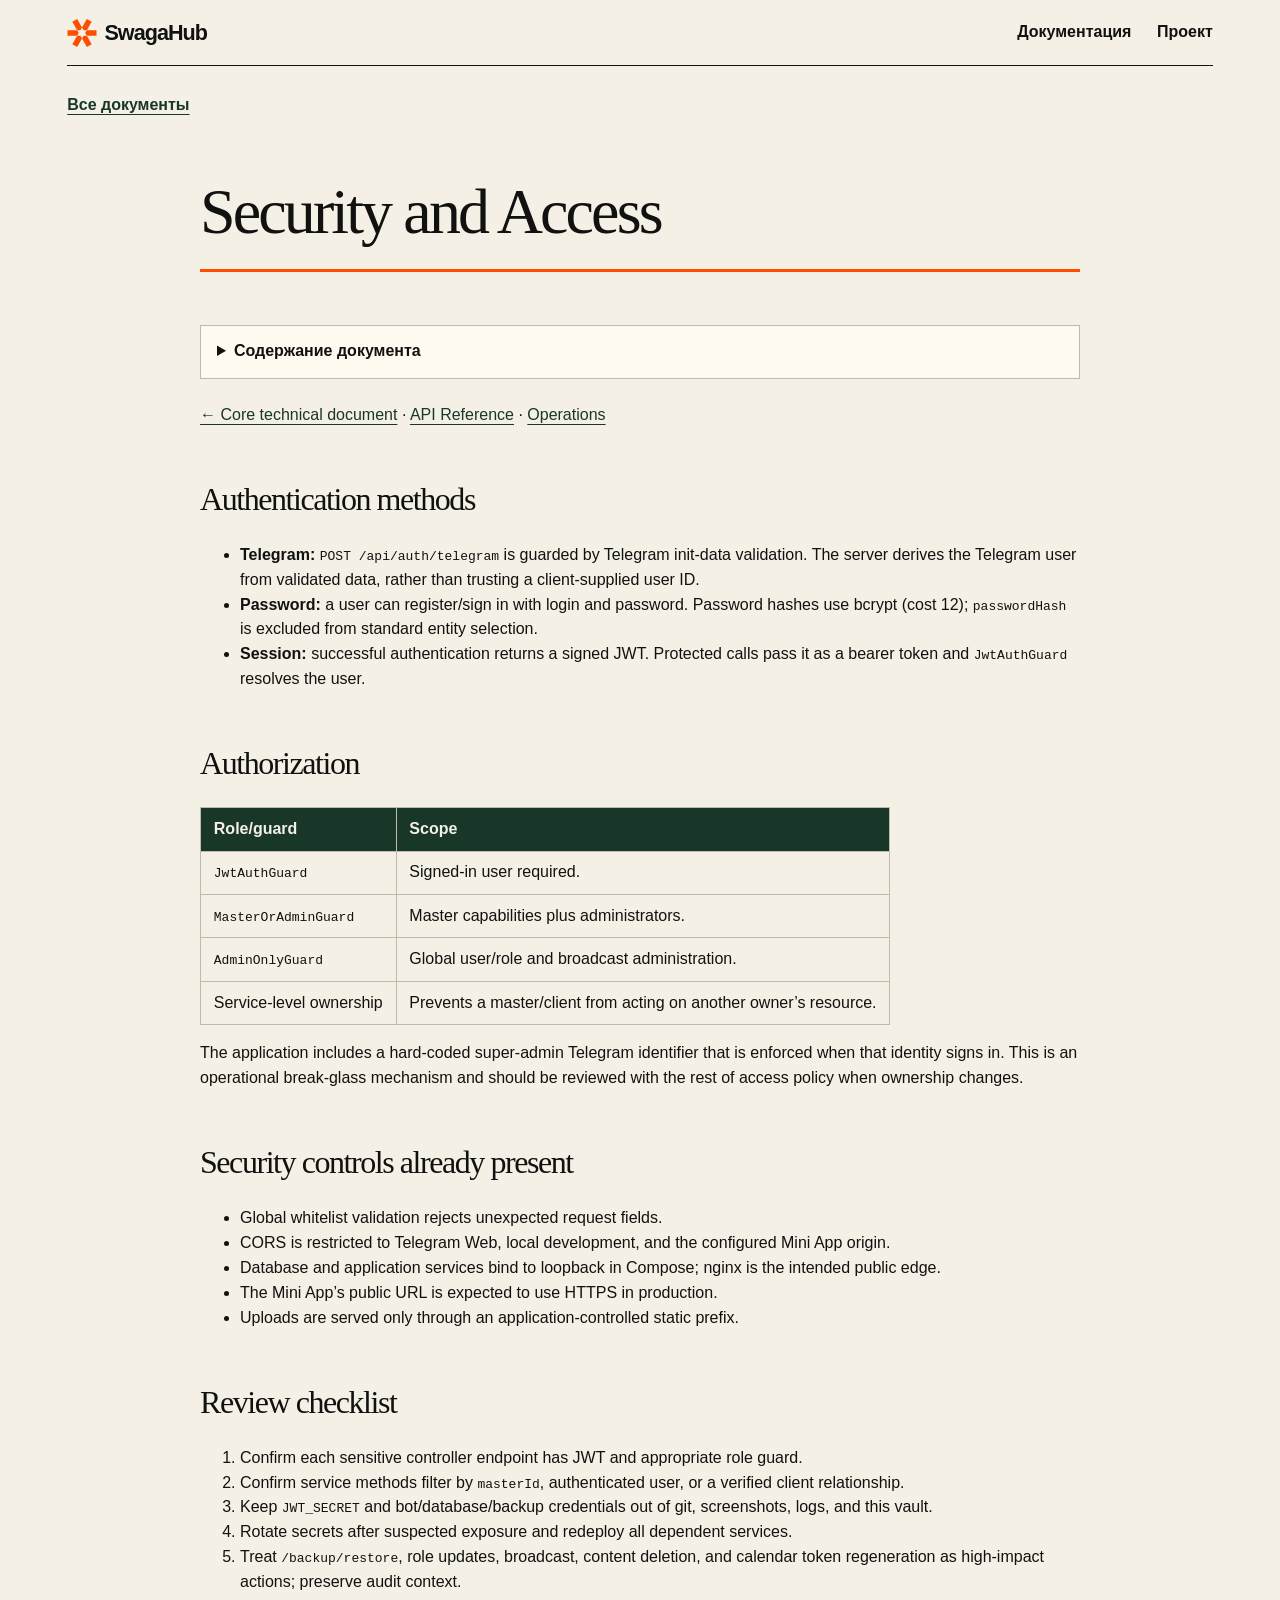
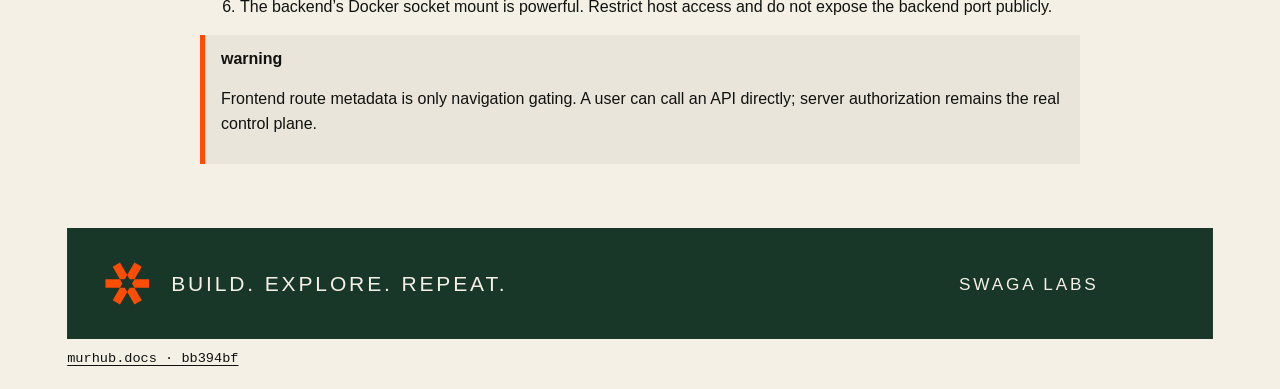
<file: docs/Technical Notes/Security and Access.html>
<!doctype html>
<html lang="ru" data-root="../../" data-sha="bb394bfe2941bbc701192deaf275280c9b289837">
<head><meta charset="utf-8"><meta name="viewport" content="width=device-width, initial-scale=1, viewport-fit=cover">
<link rel="icon" href="../../identity/mark.svg"><title>Security and Access · SwagaHub</title><link rel="stylesheet" href="../../style.css">
<script defer src="https://telegram.org/js/telegram-web-app.js"></script><script defer src="../../app.js"></script>
</head>
<body><header class="masthead"><a class="brand" href="../../index.html"><img src="../../identity/mark.svg" width="30" height="30" alt="">SwagaHub</a><nav aria-label="Основная навигация"><a href="../../index.html#documentation">Документация</a><a data-project href="https://github.com/orgs/swagalabs/projects/16">Проект</a></nav></header>
<main class="container"><a class="back" href="../../index.html#documentation">Все документы</a><article class="document"><h1 id="security-and-access">Security and Access</h1><details class="toc"><summary>Содержание документа</summary><ul><li><a href="#authentication-methods">Authentication methods</a></li><li><a href="#authorization">Authorization</a></li><li><a href="#security-controls-already-present">Security controls already present</a></li><li><a href="#review-checklist">Review checklist</a></li></ul></details>
<p><a href="../TechnicalDocument.html">← Core technical document</a> · <a href="API%20Reference.html">API Reference</a> · <a href="Operations.html">Operations</a></p>
<h2 id="authentication-methods">Authentication methods</h2>
<ul>
<li><strong>Telegram:</strong> <code>POST /api/auth/telegram</code> is guarded by Telegram init-data validation. The server derives the Telegram user from validated data, rather than trusting a client-supplied user ID.</li>
<li><strong>Password:</strong> a user can register/sign in with login and password. Password hashes use bcrypt (cost 12); <code>passwordHash</code> is excluded from standard entity selection.</li>
<li><strong>Session:</strong> successful authentication returns a signed JWT. Protected calls pass it as a bearer token and <code>JwtAuthGuard</code> resolves the user.</li>
</ul>
<h2 id="authorization">Authorization</h2>
<table>
<thead>
<tr>
<th>Role/guard</th>
<th>Scope</th>
</tr>
</thead>
<tbody>
<tr>
<td><code>JwtAuthGuard</code></td>
<td>Signed-in user required.</td>
</tr>
<tr>
<td><code>MasterOrAdminGuard</code></td>
<td>Master capabilities plus administrators.</td>
</tr>
<tr>
<td><code>AdminOnlyGuard</code></td>
<td>Global user/role and broadcast administration.</td>
</tr>
<tr>
<td>Service-level ownership</td>
<td>Prevents a master/client from acting on another owner’s resource.</td>
</tr>
</tbody>
</table>
<p>The application includes a hard-coded super-admin Telegram identifier that is enforced when that identity signs in. This is an operational break-glass mechanism and should be reviewed with the rest of access policy when ownership changes.</p>
<h2 id="security-controls-already-present">Security controls already present</h2>
<ul>
<li>Global whitelist validation rejects unexpected request fields.</li>
<li>CORS is restricted to Telegram Web, local development, and the configured Mini App origin.</li>
<li>Database and application services bind to loopback in Compose; nginx is the intended public edge.</li>
<li>The Mini App’s public URL is expected to use HTTPS in production.</li>
<li>Uploads are served only through an application-controlled static prefix.</li>
</ul>
<h2 id="review-checklist">Review checklist</h2>
<ol>
<li>Confirm each sensitive controller endpoint has JWT and appropriate role guard.</li>
<li>Confirm service methods filter by <code>masterId</code>, authenticated user, or a verified client relationship.</li>
<li>Keep <code>JWT_SECRET</code> and bot/database/backup credentials out of git, screenshots, logs, and this vault.</li>
<li>Rotate secrets after suspected exposure and redeploy all dependent services.</li>
<li>Treat <code>/backup/restore</code>, role updates, broadcast, content deletion, and calendar token regeneration as high-impact actions; preserve audit context.</li>
<li>The backend’s Docker socket mount is powerful. Restrict host access and do not expose the backend port publicly.</li>
</ol>
<blockquote class="callout" data-kind="warning">
<strong class="callout-title">warning</strong><p>Frontend route metadata is only navigation gating. A user can call an API directly; server authorization remains the real control plane.</p>
</blockquote>
</article></main>
<footer><img class="signature" src="../../identity/footer.svg" width="1200" height="116" alt="Swaga Labs — Build. Explore. Repeat."><a href="https://github.com/swagalabs/murhub.docs/commit/bb394bfe2941bbc701192deaf275280c9b289837">murhub.docs · bb394bf</a></footer>
<button type="button" id="update" hidden>Обновить</button></body></html>
</file>
<file: style.css>
:root {
  color-scheme: light;
  --paper: #f4f0e6;
  --ink: #11120f;
  --green: #183729;
  --orange: #ff4d00;
  --rule: #bebbad;
  background: var(--paper);
  color: var(--ink);
  font: 100%/1.55 Arial, Helvetica, sans-serif;
}
* { box-sizing: border-box; }
body { width: 100%; max-width: 78rem; padding: 0 clamp(1rem, 4vw, 3.25rem); margin: auto; }
a { color: inherit; text-underline-offset: .22em; }
a:focus-visible, button:focus-visible { outline: 3px solid #006bc5; outline-offset: 3px; }
button { font: inherit; cursor: pointer; }
.masthead, .masthead nav, .brand, .resource-list a { display: flex; align-items: center; }
.masthead { flex-wrap: wrap; justify-content: space-between; border-bottom: 1px solid var(--ink); padding: 1rem 0; gap: .65rem; }
.masthead nav { gap: clamp(.65rem, 2vw, 1.75rem); }
.masthead a { text-decoration: none; font-weight: 700; }
.masthead nav a:hover, .resource-list a:hover span { text-decoration: underline; }
.brand { gap: .45rem; font-size: 1.35rem; letter-spacing: -.045em; }
.container { padding: 1.25rem 0 3rem; }
h1, h2 { font-family: Georgia, 'Times New Roman', serif; font-weight: 400; line-height: 1.08; letter-spacing: -.045em; }
.cards { display: grid; grid-template-columns: minmax(0, 1fr); background: var(--green); gap: 1px; border: 1px solid var(--green); }
.card { display: block; padding: 1.25rem; background: var(--paper); text-decoration: none; }
.card:hover { background: #fffaf0; }
.card strong, .card span { display: block; }
.card strong { line-height: 1.2; margin-bottom: .4rem; }
.card span, .resource-list small { color: #50554c; font-size: .9rem; }
.resource-list { list-style: none; margin: .6rem 0 0; padding: 0; }
.resource-list a { padding: .7rem 0; border-bottom: 1px solid var(--rule); justify-content: space-between; gap: 1rem; text-decoration: none; overflow-wrap: anywhere; }
.resource-list small { font-family: monospace; }
.back { display: inline-block; margin: .4rem 0; font-weight: 700; color: var(--green); }
.document { max-width: 55rem; margin: auto; overflow-wrap: anywhere; }
.document h1 { font-size: clamp(2.4rem, 5vw, 4.4rem); border-bottom: 3px solid var(--orange); padding-bottom: .35em; }
.document h2 { margin-top: 1.7em; font-size: 2rem; }
.document a { color: var(--green); }
.document table { display: block; overflow-x: auto; border-collapse: collapse; }
.document td, .document th { padding: .55rem .8rem; border: 1px solid var(--rule); text-align: left; }
.document th { background: var(--green); color: var(--paper); }
.document pre { overflow-x: auto; padding: 1rem; background: #e9e5da; }
.document :is(img, svg) { max-width: 100%; height: auto; }
.document blockquote { margin: 1rem 0; border-left: 5px solid var(--orange); padding: .7rem 1rem; background: #e9e5da; }
footer { padding-bottom: 1.2rem; font: .85rem/1.6 monospace; }
.signature { margin-bottom: .6rem; }
#update { position: fixed; bottom: 1rem; right: 1rem; border: 1px solid var(--paper); }

.masthead nav { flex-wrap: wrap; font-size: .875rem; }
.document pre, .document table { max-width: 100%; }
@media (min-width: 43rem) {
  .masthead nav { font-size: 1rem; }
  .cards { grid-template-columns: repeat(3,minmax(0,1fr)); }
}
.signature { display: block; width: 100%; height: auto; }
.feature { display: grid; grid-template-columns: minmax(0,1fr); background: var(--ink); color: var(--paper); }
.feature-copy { padding: clamp(1.35rem, 4vw, 3.5rem); align-self: center; }
.feature h1 { color: var(--orange); font-size: clamp(4.2rem, 12vw, 8rem); margin: 0; line-height: .96; }
.feature h1 small { display: block; color: var(--paper); font: 600 .85rem/1.4 Arial,sans-serif; text-transform: uppercase; letter-spacing: .12em; margin-bottom: 1.1rem; }
.actions { margin-top: 1.4rem; display: flex; flex-wrap: wrap; gap: .65rem; }
.actions a { display: inline-flex; align-items: center; min-height: 44px; padding: .55rem .85rem; border: 1px solid #83847c; text-decoration: none; font-size: .94rem; }
.actions a:first-child { background: var(--orange); color: var(--ink); border-color: var(--orange); font-weight: bold; }
.actions a:hover { background: var(--paper); color: var(--ink); }
.landscape { display: block; width: 100%; height: clamp(6.25rem, 30vw, 12rem); object-fit: cover; }
.lab-strip { display: grid; grid-template-columns: minmax(0,1fr); margin:.55rem 0 2rem; border:1px solid var(--green); background: var(--green); gap:1px; }
.lab-strip a { display:flex; align-items:center; justify-content:space-between; gap:.8rem; min-height:52px; background:#fffaf0; padding:.65rem 1rem; text-decoration:none; }
.lab-strip strong { font: 1.45rem/1.2 Georgia,serif; }
.lab-strip span { font-size:.875rem; color:var(--green); }
.lab-strip a:hover, .card:hover { background:#ffe1ca; }
.library { scroll-margin-top:1rem; }
.library-head { background:var(--green); color:var(--paper); padding:1.2rem; display:flex; flex-wrap:wrap; gap:1rem; justify-content:space-between; align-items:center; }
.library-head h2 { margin:0; font-size:clamp(2rem,5vw,3.25rem); }
.filter { width:min(100%,20rem); }
.filter span { display:block; font-size:.85rem; margin-bottom:.25rem; }
.filter input { width:100%; min-height:44px; font:inherit; border:1px solid #c6c9ae; background:var(--paper); color:var(--ink); padding:.45rem .75rem; border-radius:0; }
.results { padding:0 1rem; }
.shelves { display:grid; gap:.7rem; margin:.7rem 0 1.5rem; align-items:start; }
.shelves .section { background:#fffcf4; border:1px solid var(--rule); padding:1rem; min-width:0; }
.section h2 { margin:0; font-size:1.65rem; padding-bottom:.65rem; border-bottom:2px solid var(--ink); }
.resource-list { margin:0; }
.resource-list li:last-child a { border-bottom:0; }
.resource-list a { min-height:44px; }
.cards .card { border-top:3px solid var(--orange); }
.toc { background: #fffaf0; border:1px solid var(--rule); margin:1rem 0 1.5rem; }
.toc summary { cursor:pointer; font-weight:700; padding:.85rem 1rem; }
.toc ul { margin:0 1rem 1rem; padding-left:1.2rem; }
.toc li a { display:inline-block; padding:.3rem 0; }
@media(min-width:43rem) {
  .feature { grid-template-columns: 1.05fr 1fr; }
  .landscape { height:100%; min-height:17rem; max-height:25rem; }
  .lab-strip { grid-template-columns:repeat(3,minmax(0,1fr)); }
  .lab-strip a { align-items:flex-start; flex-direction:column; gap:.25rem; padding:1rem 1.3rem; }
  .shelves { grid-template-columns:repeat(2,minmax(0,1fr)); }
  .shelves .section, .library-head { padding:1.5rem; }
}
#update { background:var(--ink); color:var(--paper); padding:.7rem 1rem; font-weight:700; }
</file>
<file: prototype/css/app.css>
@font-face { font-family: "Nunito Sans"; src: url("../fonts/nunito-sans-400.woff2") format("woff2"); font-weight: 400; font-style: normal; font-display: swap; }
@font-face { font-family: "Nunito Sans"; src: url("../fonts/nunito-sans-500.woff2") format("woff2"); font-weight: 500; font-style: normal; font-display: swap; }
@font-face { font-family: "Nunito Sans"; src: url("../fonts/nunito-sans-600.woff2") format("woff2"); font-weight: 600; font-style: normal; font-display: swap; }
@font-face { font-family: "Nunito Sans"; src: url("../fonts/nunito-sans-700.woff2") format("woff2"); font-weight: 700; font-style: normal; font-display: swap; }
@font-face { font-family: Nunito; src: url("../fonts/nunito-600.woff2") format("woff2"); font-weight: 600; font-style: normal; font-display: swap; }
@font-face { font-family: Nunito; src: url("../fonts/nunito-700.woff2") format("woff2"); font-weight: 700; font-style: normal; font-display: swap; }
@font-face { font-family: Nunito; src: url("../fonts/nunito-800.woff2") format("woff2"); font-weight: 800; font-style: normal; font-display: swap; }
@font-face { font-family: Nunito; src: url("../fonts/nunito-700i.woff2") format("woff2"); font-weight: 700; font-style: italic; font-display: swap; }

:root {
  --bg: #4f3226;
  --bg-2: #4f3226;
  --surface: #6c4532;
  --ink: #f6f1ea;
  --muted: #eedfd2;
  --faint: #d8c2af;
  --line: rgba(246, 241, 234, 0.16);
  --rose: #e68847;
  --rose-deep: #f2ba84;
  --rose-soft: #5e3e2e;
  --blush: #5e3e2e;
  --gold: #e6a860;
  --seal: #8fceb8;
  --seal-ink: #24160f;
  --btn: #e68847;
  --btn-ink: #1c1917;
  --press: #853a17;
  --press-ink: #f6f1ea;
  --shadow: 0 14px 36px rgba(0, 0, 0, 0.38);
  --tab: rgba(42, 26, 18, 0.92);
  --me: #e68847;
  --me-ink: #1c1917;
  --them: #6c4532;
  --map-paper: #402d23;
  --map-water: #7e5036;
  --map-water-2: #503325;
  --map-park: #444130;
  --map-block: #50392e;
  --map-ink: #edddcd;
  --overlay: rgba(20, 10, 6, 0.62);
  --good-soft: #354131;
  --warn-soft: #543c2c;
  --glow: #5e392b;
  --glow-2: #4e3124;
  --select: #7e5038;
  --bezel: #1c1917;
  --bezel-rim: #a89888;
  --sans: "Nunito Sans", "Trebuchet MS", sans-serif;
  --serif: Nunito, "Trebuchet MS", sans-serif;
  --phone-w: 390px;
  color-scheme: dark;
}

html[data-theme="dark"] {
  --bg: #14110e;
  --bg-2: #1a1612;
  --surface: #262019;
  --ink: #f6f1ea;
  --muted: #d4c6b8;
  --faint: #a8988a;
  --line: rgba(246, 241, 234, 0.14);
  --rose: #e08955;
  --rose-deep: #e08955;
  --rose-soft: #3a2e24;
  --blush: #3a2e24;
  --gold: #e0a15a;
  --seal: #8fceb8;
  --seal-ink: #14110e;
  --btn: #e08955;
  --btn-ink: #1c1917;
  --press: #a34e22;
  --press-ink: #f6f1ea;
  --shadow: 0 14px 36px rgba(0, 0, 0, 0.4);
  --tab: rgba(20, 17, 14, 0.92);
  --me: #e08955;
  --me-ink: #1c1917;
  --them: #2c241c;
  --map-paper: #221c16;
  --map-water: #8a5a3a;
  --map-water-2: #4a3424;
  --map-park: #3e4634;
  --map-block: #3a3128;
  --map-ink: #e7d7c8;
  --overlay: rgba(8, 6, 4, 0.62);
  --good-soft: #243028;
  --warn-soft: #3a2c1c;
  color-scheme: dark;
}

* { box-sizing: border-box; }
html, body { margin: 0; padding: 0; }
body {
  min-height: 100vh;
  font-family: var(--sans);
  color: var(--ink);
  background:
    radial-gradient(980px 520px at -8% -16%, var(--glow) 0%, transparent 54%),
    radial-gradient(820px 480px at 108% -8%, var(--glow-2) 0%, transparent 50%),
    var(--bg);
}
html[data-theme="dark"] body {
  background:
    radial-gradient(900px 500px at -8% -12%, #3a2a1c 0%, transparent 55%),
    radial-gradient(760px 440px at 108% -6%, #2a241c 0%, transparent 50%),
    var(--bg);
}
button, input, textarea { font: inherit; color: inherit; }
button { cursor: pointer; }
img { max-width: 100%; }
::selection { background: var(--select); color: var(--ink); }
:focus-visible { outline: 2px solid var(--rose-deep); outline-offset: 2px; }
.i { width: 1.15em; height: 1.15em; display: block; pointer-events: none; flex: none; }

.studio { min-height: 100vh; }
.bar {
  display: flex;
  align-items: center;
  gap: 16px;
  padding: 16px 22px 8px;
  flex-wrap: wrap;
}
.brand {
  font-family: var(--serif);
  font-weight: 800;
  font-size: 28px;
  letter-spacing: -0.03em;
  color: var(--ink);
  text-decoration: none;
}
.brand { display: inline-flex; align-items: center; gap: 8px; }
.mark {
  display: inline-block;
  position: relative;
  flex: none;
  background: var(--surface);
  overflow: hidden;
  --mark-shape: url("[data-uri]");
}
.mark::before {
  content: "";
  position: absolute;
  inset: 0;
  background: var(--ink);
  -webkit-mask-image: var(--mark-shape);
  -webkit-mask-repeat: no-repeat;
  -webkit-mask-position: center;
  -webkit-mask-size: 100% 100%;
  mask-image: var(--mark-shape);
  mask-repeat: no-repeat;
  mask-position: center;
  mask-size: 100% 100%;
}
html[data-preset="chocolate"] .mark { background: #3b241c; }
.brand .mark { width: 32px; height: 32px; border-radius: 9px; }
.brand em { font-style: italic; color: var(--rose-deep); }
.choc {
  display: flex;
  align-items: center;
  gap: 8px;
  background: var(--surface);
  border: 1px solid var(--line);
  border-radius: 999px;
  padding: 6px 10px 6px 12px;
  color: var(--ink);
  font-size: 13px;
  font-weight: 650;
}
.choc input { width: 116px; margin: 0; accent-color: var(--btn); }
.choc[hidden] { display: none; }
.bar-note { margin: 0; color: var(--muted); font-size: 13px; flex: 1; }
.bar-actions { display: flex; gap: 8px; align-items: center; flex-wrap: wrap; }
.switch { display: flex; background: var(--surface); border-radius: 999px; padding: 3px; border: 1px solid var(--line); }
.switch button, .ghost {
  border: 1px solid transparent;
  background: transparent;
  border-radius: 999px;
  padding: 8px 12px;
  font-weight: 650;
  font-size: 13px;
  text-decoration: none;
  color: var(--ink);
}
.switch button.on { background: var(--ink); color: var(--bg); }
.ghost { border-color: var(--line); background: var(--surface); }

.stage {
  display: grid;
  grid-template-columns: minmax(200px, 300px) var(--phone-w) minmax(180px, 260px);
  gap: 28px;
  justify-content: center;
  align-items: start;
  padding: 8px 20px 36px;
}
.aside h2 {
  font-family: var(--serif);
  font-weight: 800;
  font-size: 28px;
  line-height: 1.1;
  letter-spacing: -0.03em;
  margin: 8px 0 12px;
}
.eyebrow { margin: 28px 0 0; color: var(--rose-deep); font-weight: 700; font-size: 12px; letter-spacing: 0.08em; text-transform: uppercase; }
.where { font-size: 15px; line-height: 1.45; margin: 0 0 12px; }
.fine { color: var(--muted); font-size: 13px; line-height: 1.45; }
.jumps { display: flex; flex-direction: column; gap: 6px; margin-top: 28px; }
.jumps a {
  text-decoration: none;
  color: var(--ink);
  background: var(--surface);
  border: 1px solid var(--line);
  border-radius: 18px;
  padding: 8px 10px;
  font-size: 13px;
  font-weight: 650;
}
.jumps a:hover { border-color: var(--rose); }

.phone {
  width: var(--phone-w);
  height: min(844px, calc(100vh - 96px));
  min-height: 680px;
  background: var(--bg-2);
  border-radius: 48px;
  box-shadow: 0 0 0 11px var(--bezel), 0 0 0 13px var(--bezel-rim), 0 40px 80px rgba(28, 25, 23, 0.28);
  position: relative;
  overflow: hidden;
  display: flex;
  flex-direction: column;
  color: var(--ink);
}
.island {
  position: absolute;
  top: 10px;
  left: 50%;
  transform: translateX(-50%);
  width: 118px;
  height: 32px;
  background: #0c0a0b;
  border-radius: 20px;
  z-index: 5;
}
.statusbar {
  height: 52px;
  flex: none;
  display: flex;
  justify-content: space-between;
  align-items: flex-end;
  padding: 0 22px 6px;
  font-weight: 700;
  font-size: 14px;
  position: relative;
  z-index: 4;
}
.sigs { display: flex; gap: 4px; align-items: flex-end; height: 12px; }
.sigs i, .sigs b { display: block; width: 3px; background: var(--ink); border-radius: 1px; }
.sigs i:nth-child(1) { height: 5px; }
.sigs i:nth-child(2) { height: 8px; }
.sigs b { width: 16px; height: 9px; border-radius: 2px; box-shadow: inset -3px 0 0 var(--bg-2); }
.screen { flex: 1; min-height: 0; overflow: auto; scrollbar-width: none; position: relative; }
.screen::-webkit-scrollbar { display: none; }
.phone::after {
  content: "";
  position: absolute;
  width: 118px;
  height: 4px;
  border-radius: 4px;
  background: var(--ink);
  opacity: 0.28;
  left: 50%;
  bottom: 6px;
  transform: translateX(-50%);
  z-index: 6;
  pointer-events: none;
}
.tabbar {
  flex: none;
  display: grid;
  grid-template-columns: repeat(5, 1fr);
  background: var(--tab);
  backdrop-filter: blur(16px);
  border-top: 1px solid var(--line);
  padding: 6px 4px 16px;
  z-index: 4;
}
.phone.no-tabs .tabbar { display: none; }
.tab {
  border: 0;
  background: transparent;
  display: flex;
  flex-direction: column;
  align-items: center;
  gap: 2px;
  color: var(--faint);
  font-size: 10px;
  font-weight: 700;
  padding: 4px 0;
  position: relative;
}
.tab.on { color: var(--rose-deep); }
.tab .dot {
  position: absolute;
  top: 2px;
  right: calc(50% - 16px);
  width: 7px;
  height: 7px;
  border-radius: 50%;
  background: var(--rose-deep);
}
.toast {
  position: absolute;
  left: 50%;
  bottom: 86px;
  transform: translateX(-50%);
  background: var(--ink);
  color: var(--bg);
  border-radius: 999px;
  padding: 10px 14px;
  font-size: 13px;
  font-weight: 650;
  z-index: 8;
  max-width: 86%;
  text-align: center;
  box-shadow: var(--shadow);
}
.phone.no-tabs .toast { bottom: 28px; }

.page { min-height: 100%; }
.pad { padding: 4px 16px 28px; }
.top {
  position: sticky;
  top: 0;
  z-index: 3;
  display: grid;
  grid-template-columns: 40px 1fr 40px;
  align-items: center;
  gap: 6px;
  padding: 4px 10px 8px;
  background: color-mix(in srgb, var(--bg-2) 88%, transparent);
  backdrop-filter: blur(14px);
}
.top h1 { margin: 0; text-align: center; font-size: 16px; font-weight: 750; }
.iconbtn, .heart, .iconstat {
  width: 36px;
  height: 36px;
  border-radius: 50%;
  border: 0;
  background: var(--surface);
  color: var(--ink);
  display: grid;
  place-items: center;
  box-shadow: 0 1px 0 var(--line);
}
.display {
  font-family: var(--serif);
  font-weight: 800;
  letter-spacing: -0.03em;
  line-height: 1.02;
  font-size: 34px;
  margin: 0;
}
.sub { color: var(--muted); font-size: 14px; line-height: 1.45; margin: 8px 0 0; }
.kicker { margin: 0; color: var(--rose-deep); font-size: 12px; font-weight: 750; letter-spacing: 0.06em; text-transform: uppercase; font-style: normal; }
.muted { color: var(--muted); }
.fine { font-size: 13px; }
.row { display: flex; align-items: center; gap: 10px; }
.spread { display: flex; align-items: center; justify-content: space-between; gap: 10px; }
.section { margin: 18px 0 8px; font-size: 15px; font-weight: 750; }
.avatar, .mono {
  width: 40px;
  height: 40px;
  border-radius: 50%;
  object-fit: cover;
  background: var(--rose-soft);
  flex: none;
}
.mono { display: grid; place-items: center; font-weight: 750; color: var(--ink); }
.avatar.sm, .mono.sm { width: 28px; height: 28px; font-size: 12px; }
.avatar.pub, .mono.pub { width: 22px; height: 22px; font-size: 11px; box-shadow: 0 0 0 2px var(--bg-2); }
.avatar.lg { width: 56px; height: 56px; }
.verified {
  display: inline-grid;
  place-items: center;
  width: 16px;
  height: 16px;
  padding: 0;
  border: 0;
  border-radius: 50%;
  background: var(--seal);
  color: var(--seal-ink);
  vertical-align: -2px;
  margin-left: 4px;
  line-height: 0;
}
.verified .i { width: 11px; height: 11px; }
.verified.pending { background: transparent; color: var(--gold); box-shadow: inset 0 0 0 1.5px var(--gold); }
.name { font-weight: 750; }
.price { font-family: var(--serif); font-weight: 800; font-style: normal; letter-spacing: -0.03em; }
.old { color: var(--faint); text-decoration: line-through; font-style: normal; font-family: var(--sans); font-size: 0.8em; margin-right: 4px; }
.stars { display: inline-flex; gap: 1px; color: var(--gold); }
.star .i { width: 14px; height: 14px; }
.star.on .i { fill: currentColor; }

.btn {
  border: 1px solid var(--line);
  background: var(--surface);
  color: var(--ink);
  border-radius: 20px;
  padding: 12px 14px;
  font-weight: 750;
  font-size: 14px;
}
.btn.primary { background: var(--btn); color: var(--btn-ink); border-color: transparent; box-shadow: 0 8px 18px color-mix(in srgb, var(--btn) 32%, transparent); }
.btn.primary:active { background: var(--press); color: var(--press-ink); }
.btn.ghost { background: transparent; }
.btn.small { padding: 8px 10px; border-radius: 999px; font-size: 12px; }
.btn.block { width: 100%; }
.btn:disabled { opacity: 0.45; cursor: default; }
.btn:active { transform: scale(0.99); }
.btnrow { display: flex; gap: 8px; margin-top: 12px; }
.btnrow .btn { flex: 1; }

.chips { display: flex; gap: 8px; overflow: auto; scrollbar-width: none; padding: 2px 0 6px; }
.chips::-webkit-scrollbar { display: none; }
.chip {
  flex: none;
  display: inline-flex;
  align-items: center;
  gap: 4px;
  border: 1px solid var(--line);
  background: var(--surface);
  border-radius: 999px;
  padding: 7px 12px;
  font-size: 13px;
  font-weight: 700;
}
.chip.on { background: var(--ink); color: var(--bg); border-color: var(--ink); }

.field { display: flex; flex-direction: column; gap: 6px; margin: 12px 0; }
.field span, .label { font-size: 12px; font-weight: 750; color: var(--muted); }
.field input, .field textarea, .composer input, .search input {
  width: 100%;
  border: 1px solid var(--line);
  background: var(--surface);
  border-radius: 18px;
  padding: 12px 12px;
  outline: none;
}
.field textarea { min-height: 76px; resize: vertical; }
.search {
  display: flex;
  align-items: center;
  gap: 8px;
  background: var(--surface);
  border: 1px solid var(--line);
  border-radius: 22px;
  padding: 0 12px;
  margin: 8px 0 10px;
}
.search input { border: 0; background: transparent; padding: 12px 0; }

.onboard { padding: 8px 16px 24px; }
.choices { display: flex; flex-direction: column; gap: 10px; margin: 16px 0 8px; }
.choice {
  width: 100%;
  text-align: left;
  border: 0;
  background: var(--surface);
  color: var(--ink);
  border-radius: 22px;
  padding: 16px 16px 14px;
  box-shadow: var(--shadow);
}
.choice b { display: block; font-family: var(--serif); font-weight: 800; font-size: 22px; letter-spacing: -0.03em; }
.choice span { display: block; margin-top: 4px; color: var(--muted); font-size: 14px; line-height: 1.35; }
.choice.on { background: var(--btn); color: var(--btn-ink); }
.choice.on span { color: var(--btn-ink); }
.backchip { margin-top: 14px; }
.rolescreen {
  min-height: 100%;
  display: flex;
  flex-direction: column;
  position: relative;
  padding-bottom: 18px;
}
.role-stage {
  flex: 1;
  display: flex;
  flex-direction: column;
  justify-content: center;
}
.role-pair {
  display: grid;
  grid-template-columns: 1fr 1fr;
  gap: 12px;
  margin-top: 22px;
}
.rolepick {
  min-height: 188px;
  border: 0;
  border-radius: 28px;
  background: var(--surface);
  color: var(--ink);
  box-shadow: var(--shadow);
  display: flex;
  flex-direction: column;
  align-items: center;
  justify-content: center;
  text-align: center;
  padding: 18px 10px;
  gap: 8px;
}
.rolepick b {
  font-family: var(--serif);
  font-weight: 800;
  font-size: 32px;
  letter-spacing: -0.03em;
  line-height: 1;
}
.rolepick:active { transform: scale(0.98); background: var(--btn); color: var(--btn-ink); }
.login-line {
  border: 0;
  background: transparent;
  color: var(--faint);
  font-size: 14px;
  font-weight: 650;
  padding: 16px 8px 4px;
  text-align: center;
}
.login-line:hover { color: var(--muted); }
.drum-wrap { position: relative; margin: 12px 0 4px; }
.drum-wrap::before {
  content: "";
  position: absolute;
  left: 0;
  right: 0;
  top: 50%;
  height: 64px;
  transform: translateY(-50%);
  border-radius: 18px;
  background: color-mix(in srgb, var(--ink) 8%, transparent);
  pointer-events: none;
}
.drum {
  height: 320px;
  overflow-y: auto;
  scroll-snap-type: y mandatory;
  scrollbar-width: none;
  overscroll-behavior: contain;
  position: relative;
  z-index: 1;
  touch-action: pan-y;
  user-select: none;
  mask-image: linear-gradient(transparent, #000 16%, #000 84%, transparent);
  -webkit-mask-image: linear-gradient(transparent, #000 16%, #000 84%, transparent);
}
.drum::-webkit-scrollbar { display: none; }
.drum-pad { height: 128px; }
.drum-item {
  height: 64px;
  width: 100%;
  scroll-snap-align: center;
  border: 0;
  background: transparent;
  color: var(--faint);
  font-family: var(--serif);
  font-weight: 800;
  font-size: 18px;
  letter-spacing: -0.03em;
  line-height: 64px;
  padding: 0;
  opacity: 0.28;
}
.drum-item.is-near { font-size: 26px; opacity: 0.55; color: var(--muted); }
.drum-item.is-on { font-size: 44px; opacity: 1; color: var(--ink); }
.drum.words .drum-item.is-on { font-size: 32px; }
.wheel-note {
  min-height: 1.4em;
  margin: 4px 0 10px;
  text-align: center;
  color: var(--muted);
  font-size: 14px;
}
.sheet {
  position: absolute;
  inset: 0;
  z-index: 6;
  display: flex;
  flex-direction: column;
  justify-content: flex-end;
}
.igrid { display: grid; grid-template-columns: 1fr 1fr; gap: 10px; margin: 16px 0; }
.igrid button {
  position: relative;
  border: 0;
  padding: 12px;
  min-height: 112px;
  border-radius: 22px;
  overflow: hidden;
  color: var(--ink);
  text-align: left;
  background: var(--surface);
  box-shadow: var(--shadow);
  display: flex;
  flex-direction: column;
  align-items: flex-start;
  justify-content: space-between;
}
.igrid .craft { width: 44px; height: 44px; color: var(--btn); }
.igrid button b { font-size: 16px; font-weight: 750; }
.igrid button .tick {
  position: absolute;
  top: 8px;
  right: 8px;
  width: 22px;
  height: 22px;
  border-radius: 50%;
  display: grid;
  place-items: center;
  background: color-mix(in srgb, var(--ink) 8%, transparent);
  color: var(--ink);
}
.igrid button.on { box-shadow: inset 0 0 0 2px var(--btn); }
.igrid button.on .tick { background: var(--btn); color: var(--btn-ink); }

.peek {
  width: 100%;
  display: grid;
  grid-template-columns: 112px 1fr;
  gap: 10px;
  text-align: left;
  border: 0;
  background: var(--surface);
  border-radius: 18px;
  overflow: hidden;
  padding: 0;
  box-shadow: var(--shadow);
  margin: 8px 0 14px;
  color: inherit;
}
.peekmap { height: 84px; position: relative; overflow: hidden; }
.peek .copy { padding: 14px 12px 14px 0; }
.peek strong { display: block; }
.peek span { display: block; color: var(--muted); font-size: 12px; margin-top: 2px; }
.hit {
  width: 100%;
  display: grid;
  grid-template-columns: 84px 1fr;
  gap: 10px;
  text-align: left;
  border: 0;
  background: transparent;
  color: inherit;
  padding: 8px 0;
  border-bottom: 1px solid var(--line);
}
.hit img, .thumb { width: 84px; height: 84px; object-fit: cover; border-radius: 18px; background: var(--rose-soft); }
.thumb { display: grid; place-items: center; font-family: var(--serif); font-size: 22px; }
.thumb.textbit {
  font-family: var(--sans);
  font-size: 11px;
  font-weight: 700;
  line-height: 1.25;
  text-align: left;
  align-items: end;
  padding: 8px;
}
.hit b { display: block; font-size: 14px; }
.hit b.hit-name { display: flex; align-items: center; gap: 8px; }
.hit em { font-style: normal; color: var(--muted); font-size: 12px; display: block; margin-top: 2px; }

.feedflow {
  display: flex;
  flex-wrap: wrap;
  align-items: flex-start;
  justify-content: space-between;
  margin-top: 12px;
}
.feedflow > .pcard { width: calc(50% - 6px); margin: 0 0 16px; }
.feedflow > .pcard:nth-child(4n + 1) { width: calc(54% - 6px); }
.feedflow > .pcard:nth-child(4n + 2) { width: calc(46% - 6px); margin-top: 18px; }
.feedflow > .pcard:nth-child(4n + 3) { margin-top: 6px; }
.feedflow > .pcard:nth-child(4n) { margin-top: 14px; }
.feedflow.flush {
  display: block;
  column-count: 2;
  column-gap: 6px;
}
.feedflow.flush > .pcard,
.feedflow.flush > .pcard:nth-child(4n + 1),
.feedflow.flush > .pcard:nth-child(4n + 2),
.feedflow.flush > .pcard:nth-child(4n + 3),
.feedflow.flush > .pcard:nth-child(4n) {
  width: 100%;
  margin: 0 0 6px;
  break-inside: avoid;
  page-break-inside: avoid;
}
.feedflow.flush .shotwrap { border-radius: 12px; overflow: hidden; }
.feedflow.flush .shot,
.feedflow.flush .textshell { border-radius: 0; box-shadow: none; }
.feedflow.flush .textshell { padding-bottom: 48px; }
.feedflow.flush .face { position: static; }
.feedflow.flush .avatar.pub { box-shadow: 0 0 0 2px #fff; }
.feedflow.flush .textcard .avatar.pub { box-shadow: 0 0 0 2px var(--surface); }
.cardfoot {
  position: absolute;
  left: 0;
  right: 0;
  bottom: 0;
  z-index: 3;
  display: flex;
  align-items: center;
  gap: 6px;
  padding: 18px 8px 7px;
  color: #fff;
  background: linear-gradient(to top, rgba(20, 12, 14, 0.78), rgba(20, 12, 14, 0));
}
.textcard .cardfoot {
  color: var(--ink);
  background: linear-gradient(to top, var(--surface) 62%, transparent);
}
.cardfoot .by { color: inherit; flex: 0 1 auto; }
.cardfoot .muted { flex: 0 1 auto; overflow: hidden; text-overflow: ellipsis; white-space: nowrap; font-size: 11px; color: rgba(255, 255, 255, 0.82); }
.textcard .cardfoot .muted { color: var(--muted); }
.pcard { position: relative; }
.shot {
  display: block;
  width: 100%;
  padding: 0;
  border: 0;
  border-radius: 16px;
  overflow: hidden;
  position: relative;
  background: linear-gradient(160deg, var(--blush), var(--bg));
  color: white;
}
.shot.tall { aspect-ratio: 3 / 4.4; }
.shot.sq { aspect-ratio: 10 / 11; }
.shot.wide { aspect-ratio: 5 / 4.4; }
.shot img { width: 100%; height: 100%; object-fit: cover; display: block; }
.price-pill, .badge, .foryou {
  position: absolute;
  z-index: 1;
  border-radius: 999px;
  padding: 4px 8px;
  font-size: 12px;
  font-weight: 750;
  background: rgba(20, 12, 14, 0.55);
  color: white;
  backdrop-filter: blur(8px);
}
.price-pill { left: 8px; bottom: 8px; font-family: var(--serif); font-style: normal; font-weight: 800; }
.badge { left: 8px; top: 8px; }
.foryou { right: 8px; bottom: 8px; background: rgba(251, 246, 239, 0.92); color: #1c1917; }
.heart {
  position: absolute;
  top: 8px;
  right: 8px;
  z-index: 2;
  background: rgba(251, 246, 239, 0.92);
}
.heart.on { color: var(--rose-deep); }
.heart.on .i { fill: currentColor; }
.likecount {
  margin-left: auto;
  display: inline-flex;
  align-items: center;
  gap: 3px;
  flex: none;
  font-size: 11px;
  font-weight: 700;
  line-height: 1;
  color: inherit;
  pointer-events: none;
}
.likecount .i { width: 12px; height: 12px; fill: currentColor; }
.shotwrap, .postpic { position: relative; }
.face {
  position: absolute;
  left: 8px;
  bottom: -11px;
  z-index: 3;
  border: 0;
  padding: 0;
  background: transparent;
  line-height: 0;
  border-radius: 50%;
}
.textshell {
  display: block;
  width: 100%;
  min-height: 148px;
  border: 0;
  border-radius: 16px;
  background: var(--surface);
  color: inherit;
  text-align: left;
  padding: 12px 12px 22px;
  box-shadow: var(--shadow);
  position: relative;
}
.textinner {
  display: block;
  background: color-mix(in srgb, var(--bg) 72%, var(--surface));
  border-radius: 12px;
  padding: 10px;
  font-size: 13px;
  font-weight: 700;
  line-height: 1.35;
}
.textread {
  margin: 0 16px;
  background: var(--surface);
  border-radius: 22px;
  padding: 22px 16px 28px;
  min-height: 180px;
}
.textread p { margin: 0; font-size: 18px; line-height: 1.45; font-weight: 650; }
.posttext { font-size: 16px; line-height: 1.45; margin: 12px 0 0; }
.postpic.textpic .face { left: 28px; }
.tile.texttile {
  display: flex;
  align-items: flex-end;
  padding: 8px;
  background: var(--surface);
  color: var(--ink);
  text-align: left;
  font-size: 12px;
  font-weight: 750;
  line-height: 1.3;
}
.pcard .meta { margin-top: 4px; padding: 0 2px 0 36px; position: relative; z-index: 2; }
.meta { display: flex; align-items: center; gap: 6px; padding: 6px 2px 0; font-size: 12px; }
.pname { font-weight: 750; }
.by {
  border: 0;
  background: transparent;
  display: flex;
  align-items: center;
  gap: 6px;
  padding: 0;
  color: inherit;
  min-width: 0;
}
.by span { overflow: hidden; text-overflow: ellipsis; white-space: nowrap; }

.hero { background: #111; }
.slides { display: flex; overflow: auto; scroll-snap-type: x mandatory; scrollbar-width: none; }
.slides::-webkit-scrollbar { display: none; }
.slides img { min-width: 100%; height: 460px; object-fit: cover; scroll-snap-align: start; }
.compare { position: relative; height: 480px; overflow: hidden; background: #111; container-type: inline-size; }
.compare .base, .compare .fore img { width: 100%; height: 100%; object-fit: cover; display: block; }
.compare .fore { position: absolute; inset: 0 auto 0 0; width: var(--pos); overflow: hidden; border-right: 2px solid white; }
.compare .fore img { width: 100cqi; max-width: none; height: 100%; }
.compare .cmp { position: absolute; inset: 0; width: 100%; opacity: 0; cursor: ew-resize; margin: 0; }
.compare .tag {
  position: absolute;
  top: 12px;
  background: rgba(20, 12, 14, 0.55);
  color: white;
  border-radius: 999px;
  padding: 4px 8px;
  font-size: 12px;
  font-weight: 750;
}
.compare .tag.l { left: 12px; }
.compare .tag.r { right: 12px; }
.actions { display: flex; align-items: center; gap: 6px; padding: 10px 12px 0; }
.iconstat { width: auto; border-radius: 999px; padding: 0 8px; gap: 4px; display: inline-flex; font-weight: 750; font-size: 13px; }
.writebig {
  position: absolute;
  right: 16px;
  bottom: -50px;
  z-index: 4;
  width: 64px;
  height: 64px;
  border: 0;
  border-radius: 50%;
  background: var(--btn);
  color: var(--btn-ink);
  display: grid;
  place-items: center;
  box-shadow: 0 8px 18px rgba(28, 25, 23, 0.28);
}
.writebig .i { width: 28px; height: 28px; stroke-width: 2.25; }
.iconstat.on { color: var(--rose-deep); }
.iconstat.on .i { fill: currentColor; }

.mosaicwrap { position: relative; }
.mosaic { display: grid; grid-template-columns: 1.45fr 1fr 1fr; grid-auto-rows: 108px; gap: 3px; background: var(--bg); }
.tile { border: 0; padding: 0; background: var(--rose-soft); overflow: hidden; }
.tile img { width: 100%; height: 100%; object-fit: cover; display: block; }
.tile.big { grid-row: span 2; grid-column: 1; }
.cert-tab {
  position: absolute;
  right: 0;
  top: 46%;
  transform: translateY(-50%);
  writing-mode: vertical-rl;
  border: 0;
  background: var(--surface);
  color: var(--ink);
  border-radius: 16px 0 0 16px;
  padding: 12px 8px;
  font-weight: 750;
  font-size: 12px;
  letter-spacing: 0.04em;
  box-shadow: var(--shadow);
}
.backfloat { position: absolute; top: 8px; left: 8px; z-index: 2; }
.who { align-items: flex-start; }
.who.tight {
  align-items: center;
  gap: 6px;
  margin-top: 8px;
  position: relative;
  z-index: 2;
}
.page > .who.tight { margin: 8px 16px 0 46px; padding-right: 76px; }
.pad .postpic > .face { left: 0; }
.pad .who.tight { margin: 8px 0 0 30px; }
.who .grow { flex: 1; min-width: 0; }
.who h2 { margin: 0; font-size: 22px; letter-spacing: -0.03em; }
.postpic { position: relative; }
.postpic .cover { width: 100%; height: 240px; object-fit: cover; border-radius: 16px; display: block; }
.line { margin: 10px 0; font-size: 15px; }
.facts { display: flex; flex-wrap: wrap; gap: 8px; padding-bottom: 4px; }
.fact {
  flex: none;
  display: inline-flex;
  align-items: center;
  gap: 6px;
  height: 32px;
  padding: 0 10px;
  border-radius: 999px;
  background: var(--rose-soft);
  font-size: 12px;
  font-weight: 750;
}
.svc, .visit, .paper, .plan, .scard, .pattach, .banner, .card {
  background: var(--surface);
  border: 1px solid var(--line);
  border-radius: 22px;
  padding: 12px;
  margin: 8px 0;
}
.svc { display: flex; justify-content: space-between; gap: 8px; align-items: center; width: 100%; text-align: left; color: inherit; }
.svc.on { border-color: var(--rose-deep); box-shadow: inset 0 0 0 1px var(--rose-deep); }
.svc b, .visit b { display: block; }
.slotline {
  display: flex;
  justify-content: space-between;
  align-items: center;
  gap: 10px;
  background: var(--good-soft);
  border-radius: 18px;
  padding: 10px 12px;
  margin: 10px 0;
  font-weight: 700;
  font-size: 13px;
}
.slotline span:first-child { min-width: 0; }
.slotline span:last-child { flex: none; white-space: nowrap; }
.slotline.hide { background: var(--warn-soft); }
.banner { background: var(--rose-soft); border: 0; }
.lockline { color: var(--muted); font-size: 13px; line-height: 1.45; }

.screen:has(.mappage),
.screen:has(.chatpage),
.screen:has(.bookpage) { overflow: hidden; display: flex; flex-direction: column; }
.bookpage { flex: 1; min-height: 0; display: flex; flex-direction: column; }
.bookbody { flex: 1; overflow: auto; padding: 4px 16px 12px; }
.dock {
  flex: none;
  padding: 10px 16px 18px;
  background: color-mix(in srgb, var(--bg-2) 94%, transparent);
  border-top: 1px solid var(--line);
}
.mappage { flex: 1; min-height: 0; position: relative; }
.mapstage { position: absolute; inset: 0; }
.mapsvg { width: 100%; height: 100%; display: block; }
.pin {
  position: absolute;
  width: 44px;
  height: 44px;
  border-radius: 50%;
  padding: 0;
  border: 2px solid white;
  transform: translate(-50%, -100%);
  box-shadow: 0 8px 16px rgba(0, 0, 0, 0.2);
  overflow: hidden;
  background: white;
}
.pin::after {
  content: "";
  position: absolute;
  left: 50%;
  bottom: -6px;
  width: 10px;
  height: 10px;
  background: white;
  transform: translateX(-50%) rotate(45deg);
}
.pin img { width: 100%; height: 100%; object-fit: cover; display: block; }
.pin.on { transform: translate(-50%, -110%) scale(1.08); border-color: var(--btn); z-index: 2; }
.pin.dim { opacity: 0.35; }
.you {
  position: absolute;
  width: 14px;
  height: 14px;
  border-radius: 50%;
  background: #3c7dd9;
  border: 2px solid white;
  transform: translate(-50%, -50%);
  box-shadow: 0 0 0 6px rgba(60, 125, 217, 0.25);
}
.dlabel {
  position: absolute;
  transform: translate(-50%, -50%);
  font-size: 11px;
  font-weight: 750;
  color: var(--map-ink);
  letter-spacing: 0.01em;
  pointer-events: none;
}
.mapsheet {
  position: absolute;
  left: 0;
  right: 0;
  bottom: 0;
  background: var(--surface);
  border-radius: 28px 28px 0 0;
  padding: 12px 14px 16px;
  box-shadow: 0 -10px 30px rgba(0, 0, 0, 0.12);
  z-index: 3;
}
.mapchips { position: absolute; top: 8px; left: 10px; right: 10px; z-index: 2; }
.mapchips .chips { flex-wrap: wrap; overflow: visible; }
.mapchips .chip { padding: 6px 10px; font-size: 12px; }

.dayh { margin: 14px 0 6px; font-size: 13px; font-weight: 750; color: var(--muted); }
.slots { display: flex; flex-wrap: wrap; gap: 8px; }
.slotpick {
  border: 1px solid var(--line);
  background: var(--surface);
  border-radius: 16px;
  padding: 8px 10px;
  font-weight: 750;
  font-size: 13px;
}
.slotpick.on { background: var(--ink); color: var(--bg); border-color: var(--ink); }
.slotpick small { display: block; font-weight: 650; color: var(--rose-deep); }
.slotpick.on small { color: inherit; }
.slotpick:disabled { opacity: 0.4; }

.chatpage { flex: 1; min-height: 0; display: flex; flex-direction: column; }
.thread { flex: 1; overflow: auto; padding: 8px 12px 12px; display: flex; flex-direction: column; gap: 8px; }
.bubble {
  max-width: 82%;
  background: var(--them);
  border-radius: 20px 20px 20px 8px;
  padding: 10px 12px;
  font-size: 14px;
  line-height: 1.4;
  box-shadow: 0 1px 0 var(--line);
  border: 0;
  text-align: left;
}
.bubble.me { margin-left: auto; background: var(--me); color: var(--me-ink); border-radius: 20px 20px 8px 20px; }
.bubble.sys, .sys {
  align-self: center;
  max-width: 92%;
  background: transparent;
  color: var(--muted);
  font-size: 12px;
  text-align: center;
  box-shadow: none;
  padding: 4px 8px;
}
.bubble .at { display: block; margin-top: 4px; font-size: 10px; opacity: 0.7; }
.voice { min-width: 180px; }
.voice .cap { display: block; margin-top: 6px; font-size: 12px; opacity: 0.85; }
.bars { display: flex; align-items: center; gap: 3px; height: 22px; }
.bars i {
  width: 3px;
  height: 30%;
  background: currentColor;
  border-radius: 2px;
  display: block;
}
.voice.is-playing .bars i { animation: eq 0.8s ease-in-out infinite; }
.bars i:nth-child(2) { height: 70%; }
.bars i:nth-child(3) { height: 45%; }
.bars i:nth-child(4) { height: 90%; }
.bars i:nth-child(5) { height: 40%; }
.bars i:nth-child(6) { height: 75%; }
.bars i:nth-child(7) { height: 35%; }
@keyframes eq { 50% { transform: scaleY(0.45); } }
.scard, .pattach { max-width: 92%; }
.scard .kicker, .scard b, .pattach .kicker, .pattach b, .pattach .muted { display: block; }
.scard .kicker, .pattach .kicker { margin-bottom: 2px; }
.scard b { margin-bottom: 2px; }
.pattach { display: grid; grid-template-columns: 54px 1fr; gap: 8px; align-items: center; border: 0; color: inherit; text-align: left; width: min(92%, 320px); }
.pattach > span { min-width: 0; }
.pattach.me { margin-left: auto; }
.pattach img { width: 54px; height: 54px; object-fit: cover; border-radius: 10px; }
.calbtn {
  display: flex;
  flex-direction: column;
  align-items: center;
  gap: 2px;
  border: 0;
  background: transparent;
  color: var(--ink);
  padding: 0;
  flex: none;
}
.calface {
  width: 36px;
  height: 36px;
  border-radius: 50%;
  background: var(--btn);
  color: var(--btn-ink);
  display: grid;
  place-items: center;
}
.calbtn > span:last-child { font-size: 9px; font-weight: 750; line-height: 1.2; white-space: nowrap; }
.calhead { display: flex; align-items: center; justify-content: space-between; margin: 12px 0; }
.calhead b { font-family: var(--serif); font-size: 20px; font-weight: 800; }
.flip .i { transform: scaleX(-1); }
.calgrid { display: grid; grid-template-columns: repeat(7, 1fr); gap: 4px; }
.calh, .calempty, .calday { text-align: center; }
.calh { font-size: 11px; font-weight: 750; color: var(--muted); padding-bottom: 4px; }
.calday {
  position: relative;
  border: 0;
  background: transparent;
  color: inherit;
  height: 36px;
  border-radius: 12px;
  font-weight: 750;
  font-size: 13px;
}
.calday.has { background: var(--surface); }
.calday.on { background: var(--btn); color: var(--btn-ink); }
.calday i {
  position: absolute;
  left: 50%;
  bottom: 4px;
  width: 4px;
  height: 4px;
  margin-left: -2px;
  border-radius: 50%;
  background: var(--btn);
}
.calday.on i { background: var(--btn-ink); }
.composer {
  flex: none;
  display: flex;
  gap: 8px;
  align-items: center;
  padding: 8px 10px 16px;
  border-top: 1px solid var(--line);
  background: var(--bg-2);
}
.composer .calbtn { margin-left: auto; }
.composer.calbar,
.composer.noline { justify-content: flex-end; border-top: 0; }
.composer input { flex: 1; }
.attach {
  margin: 0 12px;
  display: flex;
  justify-content: space-between;
  gap: 8px;
  align-items: center;
  background: var(--rose-soft);
  border-radius: 18px;
  padding: 8px 10px;
  font-size: 13px;
}

.paper { background: var(--bg); }
.paper b { display: block; font-family: var(--serif); font-size: 18px; font-weight: 800; }
.plan { width: 100%; text-align: left; color: inherit; display: flex; align-items: baseline; justify-content: space-between; gap: 12px; }
.plan .price { font-size: 28px; line-height: 1; }
.svc .end { display: flex; flex-direction: column; align-items: flex-end; gap: 2px; flex: none; }
.svc .end .fine { font-weight: 650; }
.plan.on { border-color: var(--rose-deep); box-shadow: inset 0 0 0 1px var(--rose-deep); }
.themes { display: flex; flex-direction: column; gap: 8px; }
.theme {
  text-align: left;
  border: 1px solid var(--line);
  background: var(--surface);
  border-radius: 22px;
  padding: 12px;
  color: inherit;
}
.theme.on, .phototray button.on { border-color: var(--rose-deep); box-shadow: inset 0 0 0 1px var(--rose-deep); }
.theme b { display: block; }
.phototray { display: grid; grid-template-columns: repeat(3, 1fr); gap: 8px; }
.phototray button { border: 0; padding: 0; border-radius: 18px; overflow: hidden; height: 84px; background: var(--rose-soft); }
.phototray img { width: 100%; height: 100%; object-fit: cover; display: block; }
.signal { margin: 10px 0; }
.signal span { font-size: 13px; font-weight: 700; }
.meter { display: block; height: 6px; border-radius: 99px; background: var(--rose-soft); margin-top: 4px; overflow: hidden; }
.meter i { display: block; height: 100%; width: var(--w); background: var(--rose-deep); border-radius: 99px; }
.splitnote { margin: 8px 0 12px; padding: 8px 2px; }
.splitnote strong { display: block; }
.comment { display: grid; grid-template-columns: 28px 1fr; gap: 8px; margin: 10px 0; }
.comment p { margin: 2px 0 0; font-size: 14px; }
.empty { text-align: center; padding: 28px 10px; color: var(--muted); }
.empty .display { font-size: 28px; color: var(--ink); }
.starbig { display: flex; gap: 6px; justify-content: center; margin: 12px 0; }
.starbig button { width: 42px; height: 42px; border-radius: 16px; border: 1px solid var(--line); background: var(--surface); color: var(--faint); }
.starbig button.on { color: var(--gold); background: var(--warn-soft); border-color: transparent; }
.starbig button.on .i { fill: currentColor; }
.toggle {
  width: 100%;
  text-align: left;
  border: 1px solid var(--line);
  background: var(--surface);
  border-radius: 20px;
  padding: 12px;
  font-weight: 700;
  margin: 6px 0;
  color: inherit;
}
.toggle.on { background: var(--ink); color: var(--bg); }
.status {
  font-size: 12px;
  font-weight: 750;
  border-radius: 999px;
  padding: 4px 8px;
  background: var(--rose-soft);
}
.status.ok { background: var(--good-soft); }
.status.no { background: var(--line); }
.inbox { width: 100%; text-align: left; color: inherit; }
hr.div { border: 0; border-top: 1px solid var(--line); margin: 14px 0; }
.previewcard img.cover { width: 100%; height: 220px; object-fit: cover; border-radius: 22px; display: block; }
.teach {
  position: absolute;
  inset: 0;
  z-index: 7;
  display: flex;
  flex-direction: column;
  justify-content: flex-end;
}
.teach-scrim {
  position: absolute;
  inset: 0;
  border: 0;
  background: var(--overlay);
}
.teach-sheet {
  position: relative;
  margin: 12px 12px 86px;
  background: var(--surface);
  color: var(--ink);
  border-radius: 28px;
  padding: 18px 16px 16px;
  box-shadow: var(--shadow);
}
.teach-sheet h2 {
  font-family: var(--serif);
  font-weight: 800;
  font-size: 28px;
  letter-spacing: -0.03em;
  margin: 2px 0 8px;
}
.teach-sheet p { margin: 0 0 4px; }
.teach-sheet .btn { margin-top: 8px; }

.splash {
  position: fixed;
  inset: 0;
  z-index: 80;
  display: grid;
  place-items: center;
  background: var(--bg);
}
html[data-preset="chocolate"] .splash { background: #241610; }
.splash[hidden] { display: none; }
.splash-paw {
  border: 0;
  padding: 0;
  background: transparent;
  cursor: pointer;
  border-radius: 28%;
}
.splash .mark {
  width: min(46vw, 300px);
  height: min(46vw, 300px);
  border-radius: 28%;
  box-shadow: 0 24px 60px rgba(0, 0, 0, 0.35);
}
.splash.play { animation: splash-fade 1.2s ease forwards; }
.splash.play .mark { animation: paw-open 1.2s cubic-bezier(0.2, 0.8, 0.2, 1) both; }
@keyframes paw-open {
  0% { transform: scale(1); opacity: 1; }
  16% { transform: scale(1.06); opacity: 1; }
  100% { transform: scale(0.2); opacity: 0; }
}
@keyframes splash-fade {
  0%, 58% { opacity: 1; }
  100% { opacity: 0; }
}
.phone.arriving .screen { animation: arrive 0.45s ease; }
@keyframes arrive {
  from { opacity: 0; transform: translateY(16px); }
  to { opacity: 1; transform: none; }
}
@media (prefers-reduced-motion: reduce) {
  .splash.play { animation-duration: 0.35s; }
  .splash.play .mark { animation: none; opacity: 1; }
  .phone.arriving .screen { animation: none; }
}
.tagline input { width: 100%; }

@media (max-width: 1100px) {
  .stage { grid-template-columns: 1fr; justify-items: center; }
  .aside.right { display: none; }
  .aside.left { max-width: 390px; }
  .phone { height: min(844px, calc(100vh - 150px)); }
}
@media (prefers-reduced-motion: reduce) {
  * { animation: none !important; transition: none !important; }
}

.theme-track {
  display: flex;
  align-items: center;
  gap: 0;
  background: var(--surface);
  border: 1px solid var(--line);
  border-radius: 999px;
  padding: 3px;
  color: var(--ink);
}
.theme-track .nav {
  width: 32px;
  height: 32px;
  border: 0;
  border-radius: 50%;
  background: transparent;
  color: var(--ink);
  font-size: 20px;
  line-height: 1;
  font-weight: 700;
  padding: 0;
}
.theme-track .nav:hover { background: color-mix(in srgb, var(--ink) 8%, transparent); }
#theme-current {
  display: flex;
  align-items: center;
  gap: 8px;
  border: 0;
  background: transparent;
  color: inherit;
  border-radius: 999px;
  padding: 4px 8px 4px 6px;
  max-width: 240px;
  font-weight: 750;
  font-size: 13px;
}
#theme-current:hover { background: color-mix(in srgb, var(--ink) 8%, transparent); }
.theme-swatches, .swatches, .theme-now { display: inline-flex; align-items: center; }
.theme-swatches i, .swatches i, .theme-now i {
  width: 12px;
  height: 12px;
  border-radius: 50%;
  box-shadow: inset 0 0 0 1px color-mix(in srgb, var(--ink) 32%, transparent);
  margin-left: -3px;
}
.theme-swatches i:first-child, .swatches i:first-child, .theme-now i:first-child { margin-left: 0; }
.theme-label {
  min-width: 0;
  overflow: hidden;
  text-overflow: ellipsis;
  white-space: nowrap;
  text-align: left;
}
.theme-chev { color: var(--muted); font-size: 10px; }
.theme-panel {
  position: fixed;
  z-index: 40;
  display: flex;
  flex-direction: column;
  gap: 6px;
  overflow: hidden;
  background: var(--surface);
  color: var(--ink);
  border: 1px solid var(--line);
  border-radius: 22px;
  box-shadow: var(--shadow);
  padding: 10px;
}
.theme-panel[hidden] { display: none; }
.theme-cap {
  margin: 2px 6px 0;
  font-size: 11px;
  font-weight: 800;
  letter-spacing: 0.06em;
  text-transform: uppercase;
  color: var(--rose-deep);
}
.theme-hint { margin: 0 6px 4px; color: var(--muted); font-size: 12px; line-height: 1.35; }
.theme-list {
  overflow: auto;
  display: flex;
  flex-direction: column;
  gap: 2px;
  min-height: 140px;
  flex: 1 1 auto;
  padding-right: 2px;
}
.theme-opt {
  display: flex;
  align-items: center;
  gap: 10px;
  width: 100%;
  border: 1px solid transparent;
  background: transparent;
  color: inherit;
  border-radius: 14px;
  padding: 7px 8px;
  font-weight: 700;
  font-size: 14px;
  text-align: left;
}
.theme-opt:hover { background: color-mix(in srgb, var(--ink) 6%, transparent); }
.theme-opt.on {
  border-color: var(--line);
  background: color-mix(in srgb, var(--btn) 18%, transparent);
}
.theme-opt .swatches i { width: 14px; height: 14px; }
.theme-custom { border-top: 1px solid var(--line); padding-top: 10px; flex: none; }
.theme-custom h3 {
  margin: 0 0 8px;
  font-family: var(--serif);
  font-size: 18px;
  font-weight: 800;
}
.theme-preview { border-radius: 16px; padding: 10px; margin-bottom: 8px; }
.theme-preview-card {
  border-radius: 12px;
  padding: 8px 10px;
  display: flex;
  align-items: center;
  justify-content: space-between;
  gap: 8px;
}
.theme-preview-card strong { display: block; font-family: var(--serif); font-size: 16px; }
.theme-preview-muted { display: block; font-size: 12px; font-weight: 650; }
.theme-preview-card i, #theme-preview-dot {
  width: 18px;
  height: 18px;
  border-radius: 50%;
  flex: none;
  box-shadow: inset 0 0 0 1px color-mix(in srgb, var(--ink) 28%, transparent);
}
.theme-now { display: flex; gap: 6px; margin: 0 0 8px; }
.theme-now i { width: 22px; height: 22px; margin: 0; }
.palette { display: grid; grid-template-columns: repeat(5, 1fr); gap: 6px; }
.palette label {
  display: flex;
  flex-direction: column;
  align-items: center;
  gap: 4px;
  font-size: 11px;
  font-weight: 750;
  color: var(--muted);
}
.palette input[type="color"] {
  -webkit-appearance: none;
  appearance: none;
  width: 100%;
  height: 36px;
  padding: 0;
  border: 1px solid var(--line);
  border-radius: 12px;
  background: transparent;
  cursor: pointer;
}
.palette input[type="color"]::-webkit-color-swatch-wrapper { padding: 3px; }
.palette input[type="color"]::-webkit-color-swatch { border: 0; border-radius: 8px; }
.theme-apply {
  width: 100%;
  margin-top: 8px;
  border: 0;
  border-radius: 999px;
  padding: 10px 14px;
  font-weight: 800;
  background: var(--btn);
  color: var(--btn-ink);
}
.namepage {
  min-height: 100vh;
  display: grid;
  place-items: start center;
  padding: 28px 16px 40px;
}
.namewin {
  width: min(420px, 100%);
  margin: 0;
  padding: 14px;
  background: var(--surface);
  border: 1px solid var(--line);
  border-radius: 22px;
  box-shadow: var(--shadow);
}
.namewin-kicker {
  margin: 0 0 10px;
  color: var(--rose-deep);
  font-weight: 700;
  font-size: 12px;
  letter-spacing: 0.08em;
  text-transform: uppercase;
}
.lockup-stage {
  display: grid;
  place-items: center;
  min-height: 168px;
  padding: 16px;
  border-radius: 16px;
  background: var(--bg);
}
.lockup {
  display: flex;
  align-items: center;
  justify-content: center;
  gap: 12px;
  max-width: 100%;
  color: var(--ink);
}
.lockup .mark { width: 56px; height: 56px; border-radius: 16px; }
.lockup-name {
  font-family: var(--serif);
  font-weight: 800;
  font-size: 32px;
  letter-spacing: -0.03em;
  line-height: 1;
  overflow-wrap: anywhere;
}
.lockup[data-layout="above"] { flex-direction: column; gap: 14px; }
.lockup[data-layout="above"] .mark { width: 48px; height: 48px; border-radius: 14px; }
.lockup[data-layout="above"] .lockup-name { font-size: 22px; }
.lockup[data-layout="right"] { flex-direction: row-reverse; }
.lockup[data-layout="stack"] { flex-direction: column; gap: 2px; }
.lockup[data-layout="stack"] .mark { width: 96px; height: 96px; border-radius: 28px; }
.lockup[data-layout="stack"] .lockup-name { font-size: 40px; }
.lockup[data-layout="compact"] { gap: 6px; }
.lockup[data-layout="compact"] .mark { width: 22px; height: 22px; border-radius: 6px; }
.lockup[data-layout="compact"] .lockup-name { font-size: 16px; }
.lockup[data-layout="wide"] { width: 100%; justify-content: space-between; gap: 18px; }
.lockup[data-layout="wide"] .mark { width: 40px; height: 40px; border-radius: 12px; }
.lockup[data-layout="wide"] .lockup-name { font-size: 26px; letter-spacing: 0.14em; }
.namewin-field {
  display: flex;
  flex-direction: column;
  gap: 4px;
  margin-top: 10px;
  color: var(--muted);
  font-size: 12px;
  font-weight: 700;
}
.namewin select,
.namewin input[type="text"] {
  width: 100%;
  border: 1px solid var(--line);
  border-radius: 12px;
  background: var(--bg);
  color: var(--ink);
  padding: 8px 10px;
  font-weight: 700;
}
.name-cycle {
  display: grid;
  grid-template-columns: auto minmax(0, 1fr) auto;
  gap: 6px;
  align-items: end;
}
.name-cycle .namewin-field { margin-top: 10px; }
.name-cycle button {
  border: 1px solid var(--line);
  border-radius: 12px;
  background: var(--bg);
  color: var(--ink);
  padding: 8px 10px;
  font-size: 13px;
  font-weight: 800;
}
</file>
<file: prototype-mobile.css>
@media (max-width: 42rem) {
  .studio .stage { grid-template-columns: minmax(0, 1fr); padding-inline: 1rem; }
  .stage .phone { width: min(100%, var(--phone-w)); }
  .stage .aside { min-width: 0; max-width: 100%; overflow-wrap: anywhere; }
  .studio .bar, .studio .bar-actions { min-width: 0; flex-wrap: wrap; }
}
</file>
<file: prototype/css/flows.css>
.flows { max-width: 1180px; margin: 0 auto; padding: 8px 22px 72px; }
.flows h1 { font-family: var(--serif); font-weight: 800; letter-spacing: -0.03em; font-size: 56px; margin: 12px 0 8px; }
.lede { max-width: 640px; font-size: 18px; line-height: 1.45; }
.lanes { display: grid; grid-template-columns: 1fr 1fr; gap: 22px; margin-top: 28px; }
.lane { background: color-mix(in srgb, var(--surface) 82%, transparent); border: 1px solid var(--line); border-radius: 32px; padding: 18px 18px 8px; }
.lane h2 { font-family: var(--serif); font-weight: 800; font-size: 32px; margin: 4px 0; }
.lane .intro { color: var(--muted); margin-top: 0; }
.step { position: relative; padding: 0 0 16px 26px; }
.step::before { content: ""; position: absolute; left: 6px; top: 16px; bottom: -2px; width: 2px; background: var(--blush); }
.step:last-child::before { display: none; }
.step::after { content: ""; position: absolute; left: 1px; top: 16px; width: 12px; height: 12px; border-radius: 50%; background: var(--btn); box-shadow: 0 0 0 4px var(--bg); }
.fork { display: grid; gap: 8px; }
.fork.two { grid-template-columns: 1fr 1fr; }
.fork.three { grid-template-columns: 1fr 1fr 1fr; }
.node { display: flex; flex-direction: column; gap: 2px; text-decoration: none; color: inherit; background: var(--surface); border: 1px solid var(--line); border-radius: 22px; padding: 12px 12px 11px; min-height: 72px; }
.node:hover { border-color: var(--rose-deep); transform: translateY(-1px); }
.node b { font-size: 15px; }
.node span { color: var(--muted); font-size: 12px; line-height: 1.35; }
.cap { margin: 0 0 8px; font-size: 12px; font-weight: 750; letter-spacing: 0.06em; text-transform: uppercase; color: var(--rose-deep); }
.later { margin-top: 22px; }
.later .node { min-height: 0; }
.note { color: var(--muted); font-size: 14px; }
@media (max-width: 900px) {
  .lanes, .fork.three, .fork.two { grid-template-columns: 1fr; }
  .flows h1 { font-size: 40px; }
}
</file>
